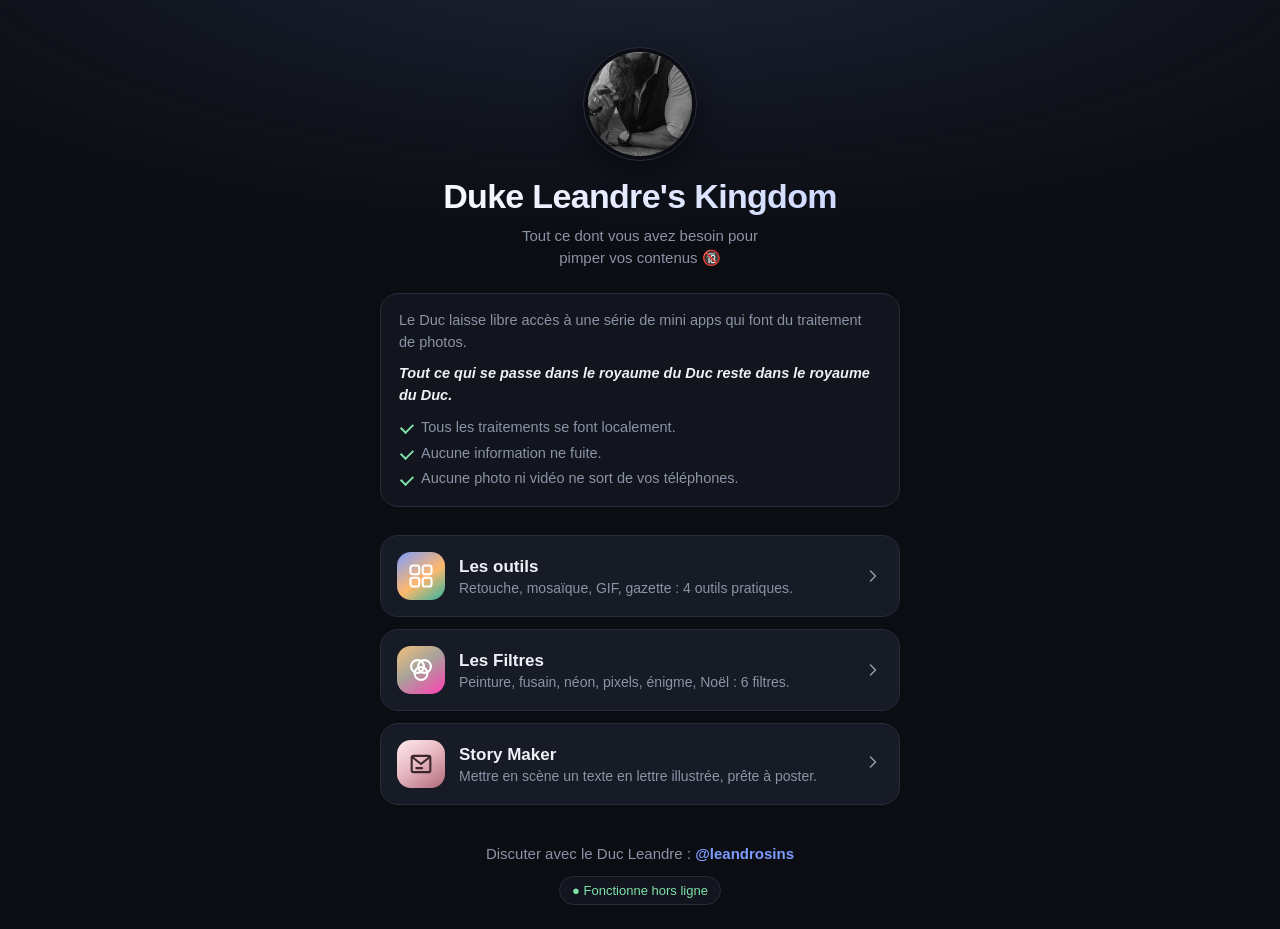
<file: index.html>
<!doctype html>
<html lang="fr">
<head>
  <meta charset="utf-8">
  <meta name="viewport" content="width=device-width, initial-scale=1, viewport-fit=cover">
  <meta name="theme-color" content="#0b0d12">
  <meta name="color-scheme" content="dark">
  <meta name="apple-mobile-web-app-capable" content="yes">
  <meta name="mobile-web-app-capable" content="yes">
  <meta name="apple-mobile-web-app-status-bar-style" content="black-translucent">
  <meta name="apple-mobile-web-app-title" content="Duke Leandre's Kingdom">
  <meta name="description" content="Des mini apps de traitement photo, 100 %% locales : rien ne sort de votre téléphone.">
  <title>Duke Leandre's Kingdom</title>
  <link rel="manifest" href="manifest.webmanifest">
  <link rel="icon" href="assets/icons/icon.svg" type="image/svg+xml">
  <link rel="apple-touch-icon" href="assets/icons/apple-touch-icon.png">
  <link rel="stylesheet" href="assets/css/home.css">
</head>
<body>
  <main class="home">
    <header class="home-header">
      <div class="logo" aria-hidden="true">
        <img src="assets/icons/leandrosins_logo.jpg" alt="" width="56" height="56">
      </div>
      <h1>Duke Leandre's Kingdom</h1>
      <p class="tagline">Tout ce dont vous avez besoin pour pimper vos contenus <span class="nowrap">🔞</span></p>
    </header>

    <section class="manifesto" aria-label="Le royaume">
      <p>Le Duc laisse libre accès à une série de mini apps qui font du traitement de photos.</p>
      <p class="manifesto-motto">Tout ce qui se passe dans le royaume du Duc reste dans le royaume du Duc.</p>
      <ul class="manifesto-list">
        <li>Tous les traitements se font localement.</li>
        <li>Aucune information ne fuite.</li>
        <li>Aucune photo ni vidéo ne sort de vos téléphones.</li>
      </ul>
    </section>

    <nav class="tools" aria-label="Outils">
      <section class="tool-group" id="tools-group">
        <button class="tool-card group-toggle" type="button" aria-expanded="false" aria-controls="tools-list">
          <span class="tool-icon tool-icon--tools" aria-hidden="true">
            <svg viewBox="0 0 24 24" width="28" height="28" fill="none" stroke="currentColor" stroke-width="1.8" stroke-linecap="round" stroke-linejoin="round"><rect x="3" y="3" width="7.5" height="7.5" rx="2"/><rect x="13.5" y="3" width="7.5" height="7.5" rx="2"/><rect x="3" y="13.5" width="7.5" height="7.5" rx="2"/><rect x="13.5" y="13.5" width="7.5" height="7.5" rx="2"/></svg>
          </span>
          <span class="tool-text">
            <span class="tool-name">Les outils</span>
            <span class="tool-desc">Retouche, mosaïque, GIF, gazette : 4 outils pratiques.</span>
          </span>
          <span class="tool-chevron group-chevron" aria-hidden="true">
            <svg viewBox="0 0 24 24" width="20" height="20" fill="none" stroke="currentColor" stroke-width="2" stroke-linecap="round" stroke-linejoin="round"><path d="M9 6l6 6-6 6"/></svg>
          </span>
        </button>
        <div class="group-panel" id="tools-list">
          <div class="group-inner">
            <a class="tool-card" href="tools/retouche/index.html">
              <span class="tool-icon tool-icon--retouche" aria-hidden="true">
                <svg viewBox="0 0 24 24" width="28" height="28" fill="none" stroke="currentColor" stroke-width="1.8" stroke-linecap="round" stroke-linejoin="round">
                  <rect x="3" y="3" width="18" height="18" rx="4"/>
                  <circle cx="9" cy="9" r="2"/>
                  <path d="M21 15l-4.5-4.5L7 20"/>
                </svg>
              </span>
              <span class="tool-text">
                <span class="tool-name">Retouche-moi plus bas</span>
                <span class="tool-desc">Facilement flouter, coller un émoji ou signer une photo.</span>
              </span>
              <span class="tool-chevron" aria-hidden="true">
                <svg viewBox="0 0 24 24" width="20" height="20" fill="none" stroke="currentColor" stroke-width="2" stroke-linecap="round" stroke-linejoin="round"><path d="M9 6l6 6-6 6"/></svg>
              </span>
            </a>

            <a class="tool-card" href="tools/mosaic/index.html">
              <span class="tool-icon tool-icon--mosaic" aria-hidden="true">
                <svg viewBox="0 0 24 24" width="28" height="28" fill="none" stroke="currentColor" stroke-width="1.8" stroke-linecap="round" stroke-linejoin="round">
                  <rect x="3" y="3" width="8" height="11" rx="2"/>
                  <rect x="13" y="3" width="8" height="7" rx="2"/>
                  <rect x="3" y="16" width="8" height="5" rx="2"/>
                  <rect x="13" y="12" width="8" height="9" rx="2"/>
                </svg>
              </span>
              <span class="tool-text">
                <span class="tool-name">Mozaïc-moi plus fort</span>
                <span class="tool-desc">Assembler 2, 4 ou 6 photos en une mosaïque, en portrait ou en paysage.</span>
              </span>
              <span class="tool-chevron" aria-hidden="true">
                <svg viewBox="0 0 24 24" width="20" height="20" fill="none" stroke="currentColor" stroke-width="2" stroke-linecap="round" stroke-linejoin="round"><path d="M9 6l6 6-6 6"/></svg>
              </span>
            </a>

            <a class="tool-card" href="tools/gif/index.html">
              <span class="tool-icon tool-icon--gif" aria-hidden="true">
                <svg viewBox="0 0 24 24" width="28" height="28" fill="none" stroke="currentColor" stroke-width="1.8" stroke-linecap="round" stroke-linejoin="round">
                  <rect x="3" y="4" width="18" height="16" rx="3"/>
                  <path d="M10.5 9.5v5l4-2.5z"/>
                </svg>
              </span>
              <span class="tool-text">
                <span class="tool-name">GIF-moi encore</span>
                <span class="tool-desc">Transformer un extrait vidéo en GIF animé, avec texte et Erotic mod.</span>
              </span>
              <span class="tool-chevron" aria-hidden="true">
                <svg viewBox="0 0 24 24" width="20" height="20" fill="none" stroke="currentColor" stroke-width="2" stroke-linecap="round" stroke-linejoin="round"><path d="M9 6l6 6-6 6"/></svg>
              </span>
            </a>
            <a class="tool-card" href="tools/gazette/index.html">
              <span class="tool-icon tool-icon--gazette" aria-hidden="true">
                <svg viewBox="0 0 24 24" width="28" height="28" fill="none" stroke="currentColor" stroke-width="1.8" stroke-linecap="round" stroke-linejoin="round">
                  <path d="M4 5h13v14H6a2 2 0 01-2-2z"/>
                  <path d="M17 8h3v9a2 2 0 01-2 2h-1"/>
                  <rect x="7" y="8" width="7" height="5"/>
                  <path d="M7 16h7"/>
                </svg>
              </span>
              <span class="tool-text">
                <span class="tool-name">Gazette-moi</span>
                <span class="tool-desc">Une page fixe et un GIF qui s’anime dedans, en noir et blanc, comme un journal magique.</span>
              </span>
              <span class="tool-chevron" aria-hidden="true">
                <svg viewBox="0 0 24 24" width="20" height="20" fill="none" stroke="currentColor" stroke-width="2" stroke-linecap="round" stroke-linejoin="round"><path d="M9 6l6 6-6 6"/></svg>
              </span>
            </a>
          </div>
        </div>
      </section>

      <section class="tool-group" id="filters">
        <button class="tool-card group-toggle" type="button" aria-expanded="false" aria-controls="filters-list">
          <span class="tool-icon tool-icon--filters" aria-hidden="true">
            <svg viewBox="0 0 24 24" width="28" height="28" fill="none" stroke="currentColor" stroke-width="1.8" stroke-linecap="round" stroke-linejoin="round"><circle cx="9" cy="9" r="5.5"/><circle cx="15" cy="9" r="5.5"/><circle cx="12" cy="15" r="5.5"/></svg>
          </span>
          <span class="tool-text">
            <span class="tool-name">Les Filtres</span>
            <span class="tool-desc">Peinture, fusain, néon, pixels, énigme, Noël : 6 filtres.</span>
          </span>
          <span class="tool-chevron group-chevron" aria-hidden="true">
            <svg viewBox="0 0 24 24" width="20" height="20" fill="none" stroke="currentColor" stroke-width="2" stroke-linecap="round" stroke-linejoin="round"><path d="M9 6l6 6-6 6"/></svg>
          </span>
        </button>
        <div class="group-panel" id="filters-list">
          <div class="group-inner">
            <a class="tool-card" href="tools/impressionne/index.html">
              <span class="tool-icon tool-icon--impressionne" aria-hidden="true">
                <svg viewBox="0 0 24 24" width="28" height="28" fill="none" stroke="currentColor" stroke-width="1.8" stroke-linecap="round" stroke-linejoin="round">
                  <path d="M20 3c-4 2-8 6-10 10l2 2c4-3 7-7 8-12z"/>
                  <path d="M9 14c-3 0-4 2-4 4 0 1-1 2-2 2 4 2 9 0 8-4"/>
                </svg>
              </span>
              <span class="tool-text">
                <span class="tool-name">Impressionne-moi le corps</span>
                <span class="tool-desc">Transformer une photo en peinture au couteau et au pinceau.</span>
              </span>
              <span class="tool-chevron" aria-hidden="true">
                <svg viewBox="0 0 24 24" width="20" height="20" fill="none" stroke="currentColor" stroke-width="2" stroke-linecap="round" stroke-linejoin="round"><path d="M9 6l6 6-6 6"/></svg>
              </span>
            </a>

            <a class="tool-card" href="tools/croque/index.html">
              <span class="tool-icon tool-icon--croque" aria-hidden="true">
                <svg viewBox="0 0 24 24" width="28" height="28" fill="none" stroke="currentColor" stroke-width="1.8" stroke-linecap="round" stroke-linejoin="round"><path d="M17.5 3l3.5 3.5L9 18.5 4.5 19.5 5.5 15z"/><path d="M14.5 6l3.5 3.5"/><path d="M11 21c3-1.5 6 .5 10-1.5"/></svg>
              </span>
              <span class="tool-text">
                <span class="tool-name">Croque-moi les fesses</span>
                <span class="tool-desc">Transformer une photo en croquis au fusain.</span>
              </span>
              <span class="tool-chevron" aria-hidden="true">
                <svg viewBox="0 0 24 24" width="20" height="20" fill="none" stroke="currentColor" stroke-width="2" stroke-linecap="round" stroke-linejoin="round"><path d="M9 6l6 6-6 6"/></svg>
              </span>
            </a>

            <a class="tool-card" href="tools/neon/index.html">
              <span class="tool-icon tool-icon--neon" aria-hidden="true">
                <svg viewBox="0 0 24 24" width="28" height="28" fill="none" stroke="currentColor" stroke-width="1.8" stroke-linecap="round" stroke-linejoin="round"><path d="M13 2L4.5 13.5H11L10 22l8.5-11.5H12z"/></svg>
              </span>
              <span class="tool-text">
                <span class="tool-name">Neonise-moi les seins</span>
                <span class="tool-desc">Transformer une photo en peinture néon expressionniste.</span>
              </span>
              <span class="tool-chevron" aria-hidden="true">
                <svg viewBox="0 0 24 24" width="20" height="20" fill="none" stroke="currentColor" stroke-width="2" stroke-linecap="round" stroke-linejoin="round"><path d="M9 6l6 6-6 6"/></svg>
              </span>
            </a>

            <a class="tool-card" href="tools/pixel/index.html">
              <span class="tool-icon tool-icon--pixel" aria-hidden="true">
                <svg viewBox="0 0 24 24" width="28" height="28" fill="none" stroke="currentColor" stroke-width="1.8" stroke-linecap="round" stroke-linejoin="round"><rect x="3" y="3" width="6" height="6" fill="currentColor" stroke="none"/><rect x="9" y="9" width="6" height="6" fill="currentColor" stroke="none"/><rect x="15" y="3" width="6" height="6" fill="currentColor" stroke="none"/><rect x="3" y="15" width="6" height="6" fill="currentColor" stroke="none"/><rect x="15" y="15" width="6" height="6" fill="currentColor" stroke="none"/></svg>
              </span>
              <span class="tool-text">
                <span class="tool-name">Pixelle-moi le cul</span>
                <span class="tool-desc">Pixeliser une photo, du léger grain aux gros blocs.</span>
              </span>
              <span class="tool-chevron" aria-hidden="true">
                <svg viewBox="0 0 24 24" width="20" height="20" fill="none" stroke="currentColor" stroke-width="2" stroke-linecap="round" stroke-linejoin="round"><path d="M9 6l6 6-6 6"/></svg>
              </span>
            </a>

            <a class="tool-card" href="tools/secret/index.html">
              <span class="tool-icon tool-icon--secret" aria-hidden="true">
                <svg viewBox="0 0 24 24" width="28" height="28" fill="none" stroke="currentColor" stroke-width="1.8" stroke-linecap="round" stroke-linejoin="round"><path d="M12 12a1 1 0 0 1 1 1 2 2 0 0 1-2 2 3 3 0 0 1-3-3 4 4 0 0 1 4-4 5 5 0 0 1 5 5 6 6 0 0 1-6 6 7 7 0 0 1-7-7"/></svg>
              </span>
              <span class="tool-text">
                <span class="tool-name">Enigme-moi sur le visage</span>
                <span class="tool-desc">Brouiller une photo avec un code secret, et la retrouver.</span>
              </span>
              <span class="tool-chevron" aria-hidden="true">
                <svg viewBox="0 0 24 24" width="20" height="20" fill="none" stroke="currentColor" stroke-width="2" stroke-linecap="round" stroke-linejoin="round"><path d="M9 6l6 6-6 6"/></svg>
              </span>
            </a>

            <a class="tool-card" href="tools/noel/index.html">
              <span class="tool-icon tool-icon--noel" aria-hidden="true">
                <svg viewBox="0 0 24 24" width="28" height="28" fill="none" stroke="currentColor" stroke-width="1.8" stroke-linecap="round" stroke-linejoin="round"><rect x="4" y="10" width="16" height="10" rx="1.5"/><path d="M3 7h18v3H3zM12 7v13"/><path d="M12 7c-2-4-6-4-6-1.5S9.5 7 12 7c2.5 0 6 1 6-1.5S14 3 12 7z"/></svg>
              </span>
              <span class="tool-text">
                <span class="tool-name">Déballe-moi sous le sapin</span>
                <span class="tool-desc">Cadres de Noël et accessoires : bonnet, barbe, gui, nœud…</span>
              </span>
              <span class="tool-chevron" aria-hidden="true">
                <svg viewBox="0 0 24 24" width="20" height="20" fill="none" stroke="currentColor" stroke-width="2" stroke-linecap="round" stroke-linejoin="round"><path d="M9 6l6 6-6 6"/></svg>
              </span>
            </a>
          </div>
        </div>
      </section>

      <a class="tool-card" href="tools/story/index.html">
        <span class="tool-icon tool-icon--story" aria-hidden="true">
          <svg viewBox="0 0 24 24" width="28" height="28" fill="none" stroke="currentColor" stroke-width="1.8" stroke-linecap="round" stroke-linejoin="round"><path d="M4 6.5A1.5 1.5 0 015.5 5h13A1.5 1.5 0 0120 6.5v11a1.5 1.5 0 01-1.5 1.5h-13A1.5 1.5 0 014 17.5z"/><path d="M4.5 6l7.5 6 7.5-6"/><path d="M8 15.5h5"/></svg>
        </span>
        <span class="tool-text">
          <span class="tool-name">Story Maker</span>
          <span class="tool-desc">Mettre en scène un texte en lettre illustrée, prête à poster.</span>
        </span>
        <span class="tool-chevron" aria-hidden="true">
          <svg viewBox="0 0 24 24" width="20" height="20" fill="none" stroke="currentColor" stroke-width="2" stroke-linecap="round" stroke-linejoin="round"><path d="M9 6l6 6-6 6"/></svg>
        </span>
      </a>
    </nav>

    <footer class="home-footer">
      <p class="contact">Discuter avec le Duc Leandre : <a href="https://x.com/LeandroSins/">@leandrosins</a></p>
      <span class="offline-badge" id="offline-badge">● Fonctionne hors ligne</span>
    </footer>
  </main>
  <script src="assets/js/home.js"></script>
  <script src="assets/js/register-sw.js"></script>
</body>
</html>
</file>
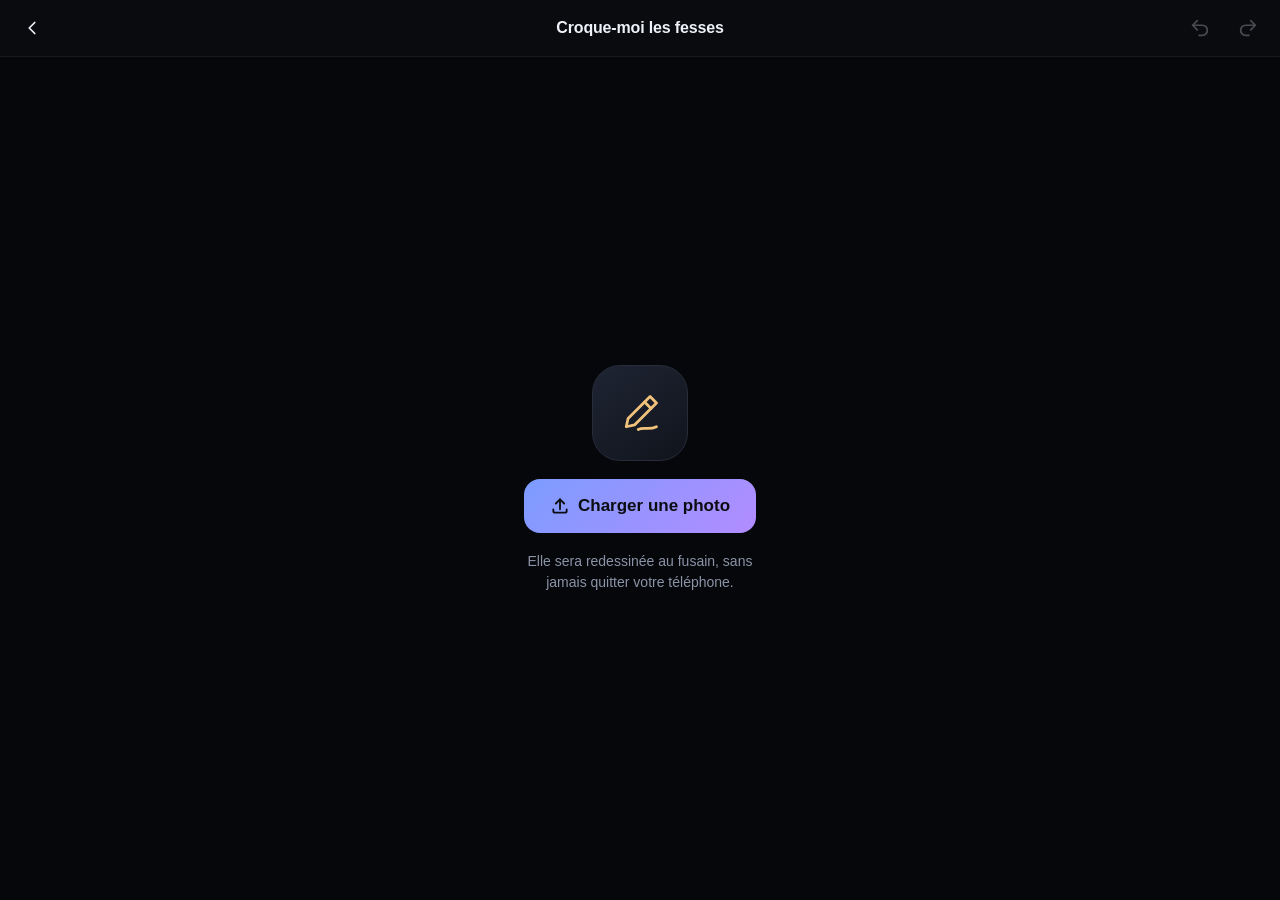
<file: tools/croque/index.html>
<!doctype html>
<html lang="fr">
<head>
  <meta charset="utf-8">
  <meta name="viewport" content="width=device-width, initial-scale=1, maximum-scale=1, user-scalable=no, viewport-fit=cover">
  <meta name="theme-color" content="#0b0d12">
  <meta name="color-scheme" content="dark">
  <meta name="apple-mobile-web-app-capable" content="yes">
  <meta name="mobile-web-app-capable" content="yes">
  <meta name="apple-mobile-web-app-status-bar-style" content="black-translucent">
  <meta name="apple-mobile-web-app-title" content="Croque-moi les fesses">
  <meta name="format-detection" content="telephone=no">
  <title>Croque-moi les fesses</title>
  <link rel="manifest" href="../../manifest.webmanifest">
  <link rel="icon" href="../../assets/icons/icon.svg" type="image/svg+xml">
  <link rel="apple-touch-icon" href="../../assets/icons/apple-touch-icon.png">
  <link rel="stylesheet" href="croque.css">
</head>
<body>
  <div class="app">
    <!-- Barre du haut -->
    <header class="topbar" id="topbar">
      <div class="topbar-left">
        <a class="icon-btn" href="../../index.html" aria-label="Retour à l'accueil">
          <svg viewBox="0 0 24 24"><path d="M15 6l-6 6 6 6"/></svg>
        </a>
        <label class="icon-btn" for="file-input" id="btn-new" aria-label="Choisir une autre photo" hidden>
          <svg viewBox="0 0 24 24"><rect x="3" y="5" width="18" height="15" rx="3"/><circle cx="9" cy="11" r="2"/><path d="M21 16l-4-4-7 8"/></svg>
        </label>
      </div>
      <h1 class="title"><span class="nowrap">Croque-moi</span> les fesses</h1>
      <div class="topbar-right history" aria-label="Historique">
        <button class="icon-btn" id="btn-undo" type="button" aria-label="Précédent" disabled>
          <svg viewBox="0 0 24 24"><path d="M9 14L4 9l5-5"/><path d="M4 9h10.5a5.5 5.5 0 010 11H11"/></svg>
        </button>
        <button class="icon-btn" id="btn-redo" type="button" aria-label="Suivant" disabled>
          <svg viewBox="0 0 24 24"><path d="M15 14l5-5-5-5"/><path d="M20 9H9.5a5.5 5.5 0 000 11H13"/></svg>
        </button>
      </div>
    </header>

    <!-- Croquis -->
    <main class="stage" id="stage">
      <div class="empty" id="empty">
        <div class="empty-art" aria-hidden="true">
          <svg viewBox="0 0 24 24"><path d="M17.5 3l3.5 3.5L9 18.5 4.5 19.5 5.5 15z"/><path d="M14.5 6l3.5 3.5"/><path d="M11 21c3-1.5 6 .5 10-1.5"/></svg>
        </div>
        <label class="btn btn-primary btn-big" for="file-input">
          <svg viewBox="0 0 24 24"><path d="M12 16V4"/><path d="M7 9l5-5 5 5"/><path d="M4 16v2a2 2 0 002 2h12a2 2 0 002-2v-2"/></svg>
          Charger une photo
        </label>
        <p class="empty-hint">Elle sera redessinée au fusain, sans jamais quitter votre téléphone.</p>
      </div>

      <div class="canvas-wrap" id="canvas-wrap" hidden>
        <canvas id="drawing"></canvas>
        <canvas id="original"></canvas>
        <div class="points" id="points"></div>
      </div>

      <div class="status" id="status" role="status" aria-live="polite" hidden>
        <span id="status-text"></span>
        <span class="progress"><span class="progress-bar" id="progress-bar"></span></span>
      </div>
      <button class="zoom-reset" id="btn-zoom-reset" type="button" hidden>Voir tout</button>
      <div class="toast" id="toast" role="status" aria-live="polite"></div>
    </main>

    <!-- Barres du bas -->
    <div class="bottom-bars" id="bottom-bars" hidden>
      <div class="controls">
        <p class="hint" id="hint">Touchez ce qui doit rester fin (visage, mains…)</p>
        <label class="slider">
          <span class="end">Estompé</span>
          <input type="range" id="technique" min="0" max="100" step="5" value="50" aria-label="Geste : de l'estompe aux hachures">
          <span class="end">Hachuré</span>
        </label>
      </div>
      <nav class="toolbar" aria-label="Actions">
        <button type="button" class="tool" id="btn-original" aria-label="Maintenir pour voir l'original">
          <svg viewBox="0 0 24 24"><path d="M2 12s3.5-7 10-7 10 7 10 7-3.5 7-10 7S2 12 2 12z"/><circle cx="12" cy="12" r="3"/></svg>
          <span>Original</span>
        </button>
        <button type="button" class="tool" id="btn-variant">
          <svg viewBox="0 0 24 24"><path d="M20 7a8 8 0 00-14-1L4 8"/><path d="M4 4v4h4"/><path d="M4 17a8 8 0 0014 1l2-2"/><path d="M20 20v-4h-4"/></svg>
          <span>Autre version</span>
        </button>
        <button type="button" class="tool" id="btn-clear" disabled>
          <svg viewBox="0 0 24 24"><circle cx="12" cy="12" r="8" stroke-dasharray="3 3"/><path d="M9 9l6 6M15 9l-6 6"/></svg>
          <span>Effacer points</span>
        </button>
        <button type="button" class="tool tool--save" id="btn-save" disabled>
          <svg viewBox="0 0 24 24"><path d="M12 4v11"/><path d="M7 10l5 5 5-5"/><path d="M5 19h14"/></svg>
          <span>Exporter</span>
        </button>
      </nav>
    </div>
  </div>

  <!-- Feuille d'export -->
  <div class="sheet-backdrop" id="save-sheet" hidden>
    <div class="sheet" role="dialog" aria-modal="true" aria-labelledby="save-title">
      <div class="sheet-grabber" aria-hidden="true"></div>
      <h2 id="save-title">Votre croquis est prêt</h2>
      <div class="sheet-preview"><img id="save-preview" alt="Aperçu du croquis"></div>
      <p class="sheet-hint" id="save-hint"></p>
      <div class="sheet-actions">
        <button type="button" class="btn btn-primary btn-big" id="btn-share">
          <svg viewBox="0 0 24 24"><path d="M12 15V3"/><path d="M7.5 7.5L12 3l4.5 4.5"/><path d="M6 11H5a1 1 0 00-1 1v8a1 1 0 001 1h14a1 1 0 001-1v-8a1 1 0 00-1-1h-1"/></svg>
          Enregistrer dans Photos
        </button>
        <a class="btn btn-ghost btn-big" id="btn-download" download>Télécharger le fichier</a>
        <button type="button" class="btn btn-ghost" id="btn-close-sheet">Continuer</button>
      </div>
    </div>
  </div>

  <input type="file" id="file-input" accept="image/*" hidden>
  <script src="croque.js"></script>
  <script src="../../assets/js/register-sw.js"></script>
</body>
</html>
</file>
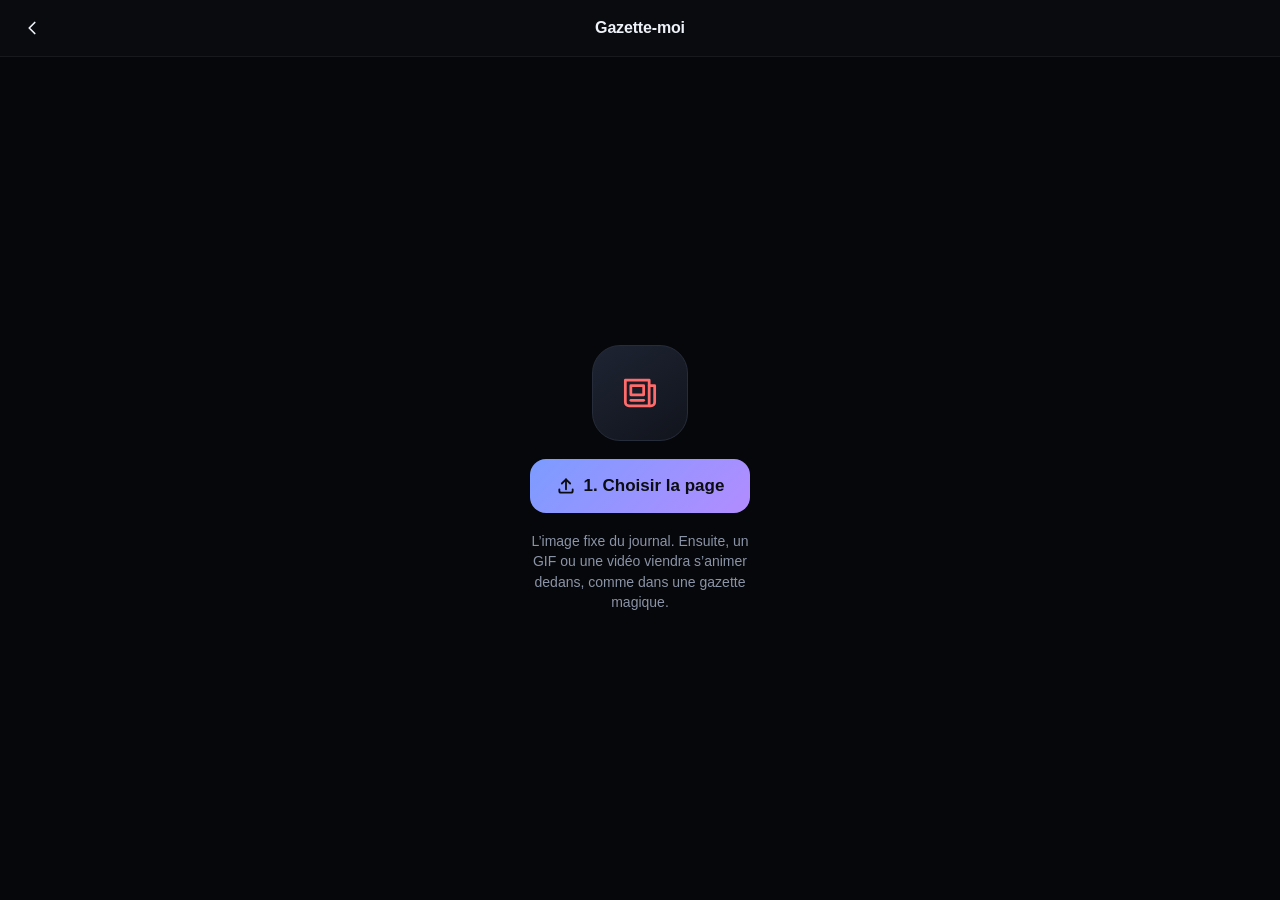
<file: tools/gazette/index.html>
<!doctype html>
<html lang="fr">
<head>
  <meta charset="utf-8">
  <meta name="viewport" content="width=device-width, initial-scale=1, maximum-scale=1, user-scalable=no, viewport-fit=cover">
  <meta name="theme-color" content="#0b0d12">
  <meta name="color-scheme" content="dark">
  <meta name="apple-mobile-web-app-capable" content="yes">
  <meta name="mobile-web-app-capable" content="yes">
  <meta name="apple-mobile-web-app-status-bar-style" content="black-translucent">
  <meta name="apple-mobile-web-app-title" content="Gazette-moi">
  <meta name="format-detection" content="telephone=no">
  <title>Gazette-moi</title>
  <link rel="manifest" href="../../manifest.webmanifest">
  <link rel="icon" href="../../assets/icons/icon.svg" type="image/svg+xml">
  <link rel="apple-touch-icon" href="../../assets/icons/apple-touch-icon.png">
  <link rel="stylesheet" href="gazette.css">
</head>
<body>
  <div class="app">
    <header class="topbar" id="topbar">
      <div class="topbar-left">
        <a class="icon-btn" href="../../index.html" aria-label="Retour à l'accueil">
          <svg viewBox="0 0 24 24"><path d="M15 6l-6 6 6 6"/></svg>
        </a>
      </div>
      <h1 class="title">Gazette-moi</h1>
      <div class="topbar-right"></div>
    </header>

    <main class="stage" id="stage">
      <div class="empty" id="empty">
        <div class="empty-art" aria-hidden="true">
          <svg viewBox="0 0 24 24"><path d="M4 5h13v14H6a2 2 0 01-2-2z"/><path d="M17 8h3v9a2 2 0 01-2 2h-1"/><rect x="7" y="8" width="7" height="5"/><path d="M7 16h7"/></svg>
        </div>
        <label class="btn btn-primary btn-big" for="page-input">
          <svg viewBox="0 0 24 24"><path d="M12 16V4"/><path d="M7 9l5-5 5 5"/><path d="M4 16v2a2 2 0 002 2h12a2 2 0 002-2v-2"/></svg>
          1. Choisir la page
        </label>
        <p class="empty-hint">L’image fixe du journal. Ensuite, un GIF ou une vidéo viendra s’animer dedans, comme dans une gazette magique.</p>
      </div>

      <canvas id="scene" hidden></canvas>

      <div class="status" id="status" role="status" aria-live="polite" hidden>
        <span id="status-text"></span>
        <span class="progress"><span class="progress-bar" id="progress-bar"></span></span>
      </div>
      <div class="toast" id="toast" role="status" aria-live="polite"></div>
    </main>

    <div class="bottom-bars" id="bottom-bars" hidden>
      <div class="controls">
        <label class="btn btn-primary step-btn" for="anim-input" id="anim-step">
          <svg viewBox="0 0 24 24"><rect x="3" y="5" width="18" height="14" rx="2"/><path d="M10 9.5v5l4.5-2.5z"/></svg>
          2. Choisir le GIF ou la vidéo
        </label>
        <div id="anim-controls" hidden>
          <div class="modes modes--3" role="group" aria-label="Effet">
            <button type="button" class="mode is-active" data-effect="gris" aria-pressed="true">Gris</button>
            <button type="button" class="mode" data-effect="sepia" aria-pressed="false">Sépia</button>
            <button type="button" class="mode" data-effect="couleur" aria-pressed="false">Couleur</button>
          </div>
          <p class="hint">Glissez la photo pour la placer · coin pour la taille · 2 doigts pour agrandir</p>
        </div>
      </div>
      <nav class="toolbar toolbar--3" aria-label="Actions">
        <label class="tool" for="page-input">
          <svg viewBox="0 0 24 24"><path d="M4 5h13v14H6a2 2 0 01-2-2z"/><path d="M17 8h3v9a2 2 0 01-2 2h-1"/><path d="M7 9h7M7 12h7M7 15h4"/></svg>
          <span>Page</span>
        </label>
        <label class="tool" for="anim-input" id="btn-anim">
          <svg viewBox="0 0 24 24"><rect x="3" y="5" width="18" height="14" rx="2"/><path d="M10 9.5v5l4.5-2.5z"/></svg>
          <span>Animation</span>
        </label>
        <button type="button" class="tool tool--save" id="btn-save" disabled>
          <svg viewBox="0 0 24 24"><path d="M12 4v11"/><path d="M7 10l5 5 5-5"/><path d="M5 19h14"/></svg>
          <span>Créer le GIF</span>
        </button>
      </nav>
    </div>
  </div>

  <!-- Feuille d'export -->
  <div class="sheet-backdrop" id="save-sheet" hidden>
    <div class="sheet" role="dialog" aria-modal="true" aria-labelledby="save-title">
      <div class="sheet-grabber" aria-hidden="true"></div>
      <h2 id="save-title">Votre gazette est prête</h2>
      <div class="sheet-preview"><img id="save-preview" alt="Aperçu du GIF"></div>
      <p class="sheet-hint" id="save-hint"></p>
      <div class="sheet-actions">
        <button type="button" class="btn btn-primary btn-big" id="btn-share">
          <svg viewBox="0 0 24 24"><path d="M12 15V3"/><path d="M7.5 7.5L12 3l4.5 4.5"/><path d="M6 11H5a1 1 0 00-1 1v8a1 1 0 001 1h14a1 1 0 001-1v-8a1 1 0 00-1-1h-1"/></svg>
          Enregistrer dans Photos
        </button>
        <a class="btn btn-ghost btn-big" id="btn-download" download>Télécharger le fichier</a>
        <button type="button" class="btn btn-ghost" id="btn-close-sheet">Continuer</button>
      </div>
    </div>
  </div>

  <input type="file" id="page-input" accept="image/*" hidden>
  <input type="file" id="anim-input" accept="image/gif,video/*" hidden>
  <video id="video" muted playsinline preload="auto" hidden></video>
  <script src="gif-decode.js"></script>
  <script src="gazette.js"></script>
  <script src="../../assets/js/register-sw.js"></script>
</body>
</html>
</file>
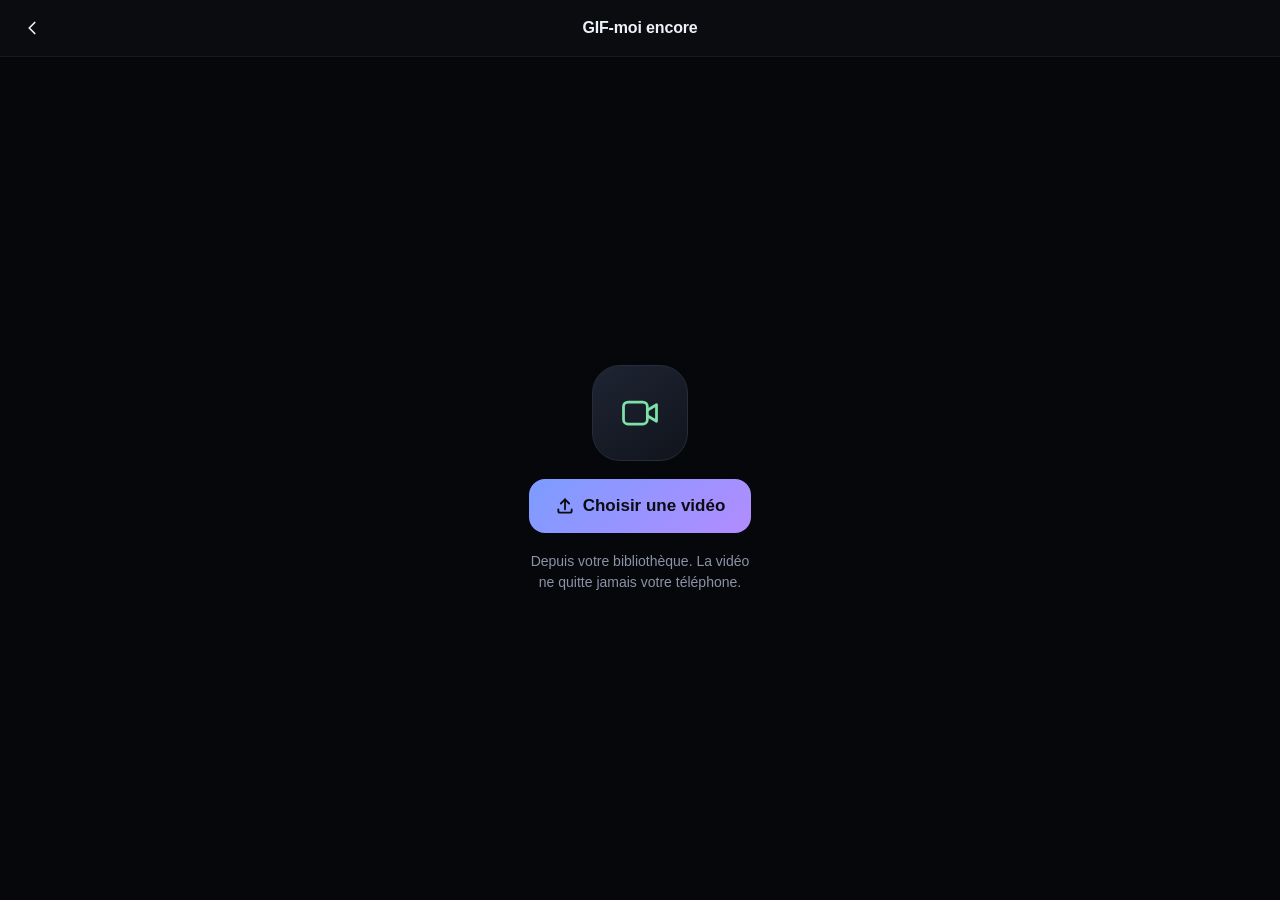
<file: tools/gif/index.html>
<!doctype html>
<html lang="fr">
<head>
  <meta charset="utf-8">
  <meta name="viewport" content="width=device-width, initial-scale=1, maximum-scale=1, user-scalable=no, viewport-fit=cover">
  <meta name="theme-color" content="#0b0d12">
  <meta name="color-scheme" content="dark">
  <meta name="apple-mobile-web-app-capable" content="yes">
  <meta name="mobile-web-app-capable" content="yes">
  <meta name="apple-mobile-web-app-status-bar-style" content="black-translucent">
  <meta name="apple-mobile-web-app-title" content="GIF-moi encore">
  <meta name="format-detection" content="telephone=no">
  <title>GIF-moi encore</title>
  <link rel="manifest" href="../../manifest.webmanifest">
  <link rel="icon" href="../../assets/icons/icon.svg" type="image/svg+xml">
  <link rel="apple-touch-icon" href="../../assets/icons/apple-touch-icon.png">
  <link rel="stylesheet" href="gif.css">
</head>
<body>
  <div class="app" id="app">
    <!-- Barre du haut -->
    <header class="topbar" id="topbar">
      <div class="topbar-left">
        <a class="icon-btn" href="../../index.html" aria-label="Retour à l'accueil">
          <svg viewBox="0 0 24 24"><path d="M15 6l-6 6 6 6"/></svg>
        </a>
      </div>
      <h1 class="title"><span class="nowrap">GIF-moi</span> encore</h1>
      <div class="topbar-right">
        <label class="icon-btn" for="file-input" id="btn-new" aria-label="Choisir une autre vidéo" hidden>
          <svg viewBox="0 0 24 24"><rect x="3" y="6" width="13" height="12" rx="2.5"/><path d="M16 10.5l5-3v9l-5-3"/></svg>
        </label>
      </div>
    </header>

    <!-- Vidéo -->
    <main class="stage" id="stage">
      <div class="empty" id="empty">
        <div class="empty-art" aria-hidden="true">
          <svg viewBox="0 0 24 24"><rect x="3" y="6" width="13" height="12" rx="2.5"/><path d="M16 10.5l5-3v9l-5-3"/></svg>
        </div>
        <label class="btn btn-primary btn-big" for="file-input">
          <svg viewBox="0 0 24 24"><path d="M12 16V4"/><path d="M7 9l5-5 5 5"/><path d="M4 16v2a2 2 0 002 2h12a2 2 0 002-2v-2"/></svg>
          Choisir une vidéo
        </label>
        <p class="empty-hint">Depuis votre bibliothèque. La vidéo ne quitte jamais votre téléphone.</p>
      </div>

      <div class="player" id="player" hidden>
        <video id="video" playsinline muted preload="auto" disablepictureinpicture></video>
        <canvas id="overlay"></canvas>
        <div class="badge-erotic" id="badge-erotic" hidden>Erotic mod · ralenti ×3</div>
      </div>
      <div class="toast" id="toast" role="status" aria-live="polite"></div>
    </main>

    <!-- Barres du bas -->
    <div class="bottom-bars" id="bottom-bars" hidden>
      <!-- Texte -->
      <section class="panel" id="text-panel" hidden>
        <div class="panel-row">
          <input class="text-input" id="text-input" type="text" maxlength="60" placeholder="Votre texte" autocomplete="off" enterkeyhint="done" spellcheck="false">
          <button type="button" class="btn btn-ghost btn-icon-only" id="text-clear" aria-label="Effacer le texte">
            <svg viewBox="0 0 24 24"><path d="M6 6l12 12M18 6L6 18"/></svg>
          </button>
        </div>
        <div class="chips" id="text-fonts" role="radiogroup" aria-label="Police"></div>
        <div class="panel-row panel-row--wrap">
          <div class="swatches" id="text-colors" role="radiogroup" aria-label="Couleur"></div>
          <div class="segmented segmented--small" id="text-styles" role="radiogroup" aria-label="Style"></div>
        </div>
        <label class="slider">
          <span class="slider-label">Taille</span>
          <input type="range" id="text-size" min="3" max="30" step="0.5" value="9">
        </label>
        <p class="hint">Glissez sur la vidéo pour placer le texte, pincez pour le redimensionner.</p>
      </section>

      <!-- Découpe -->
      <section class="trim" id="trim">
        <div class="trim-labels">
          <span id="trim-range">0:00,0 → 0:00,0</span>
          <span class="trim-out" id="trim-out">GIF de 0,0 s</span>
        </div>
        <div class="track" id="track">
          <div class="track-bg"></div>
          <div class="track-sel" id="track-sel">
            <span class="handle handle--start" id="handle-start" aria-label="Début"></span>
            <span class="handle handle--end" id="handle-end" aria-label="Fin"></span>
          </div>
          <div class="playhead" id="playhead"></div>
        </div>
      </section>

      <nav class="toolbar" id="toolbar" aria-label="Actions">
        <button type="button" class="tool" id="btn-text" aria-pressed="false">
          <svg viewBox="0 0 24 24"><path d="M5 6V4h14v2"/><path d="M12 4v16"/><path d="M9 20h6"/></svg>
          <span>Texte</span>
        </button>
        <button type="button" class="tool tool--erotic" id="btn-erotic" aria-pressed="false">
          <svg viewBox="0 0 24 24"><path d="M12 20s-7-4.4-7-10a4 4 0 017-2.6A4 4 0 0119 10c0 5.6-7 10-7 10z"/></svg>
          <span>Erotic mod</span>
        </button>
        <button type="button" class="tool tool--save" id="btn-make">
          <svg viewBox="0 0 24 24"><rect x="3" y="4" width="18" height="16" rx="3"/><path d="M10.5 9.5v5l4-2.5z"/></svg>
          <span>Créer le GIF</span>
        </button>
      </nav>
    </div>
  </div>

  <!-- Progression -->
  <div class="busy" id="busy" hidden>
    <div class="busy-card" role="status" aria-live="polite">
      <p class="busy-title" id="busy-title">Création du GIF…</p>
      <div class="progress"><div class="progress-bar" id="progress-bar"></div></div>
      <p class="busy-step" id="busy-step"></p>
      <button type="button" class="btn btn-ghost" id="btn-cancel">Annuler</button>
    </div>
  </div>

  <!-- Résultat -->
  <div class="sheet-backdrop" id="save-sheet" hidden>
    <div class="sheet" role="dialog" aria-modal="true" aria-labelledby="save-title">
      <div class="sheet-grabber" aria-hidden="true"></div>
      <h2 id="save-title">Votre GIF est prêt</h2>
      <div class="sheet-preview"><img id="save-preview" alt="Aperçu du GIF"></div>
      <p class="sheet-info" id="save-info"></p>
      <p class="sheet-hint" id="save-hint"></p>
      <div class="sheet-actions">
        <button type="button" class="btn btn-primary btn-big" id="btn-share">
          <svg viewBox="0 0 24 24"><path d="M12 15V3"/><path d="M7.5 7.5L12 3l4.5 4.5"/><path d="M6 11H5a1 1 0 00-1 1v8a1 1 0 001 1h14a1 1 0 001-1v-8a1 1 0 00-1-1h-1"/></svg>
          Enregistrer dans Photos
        </button>
        <a class="btn btn-ghost btn-big" id="btn-download" download>Télécharger le fichier</a>
        <button type="button" class="btn btn-ghost" id="btn-close-sheet">Continuer</button>
      </div>
    </div>
  </div>

  <input type="file" id="file-input" accept="video/*" hidden>
  <script src="gif.js"></script>
  <script src="../../assets/js/register-sw.js"></script>
</body>
</html>
</file>
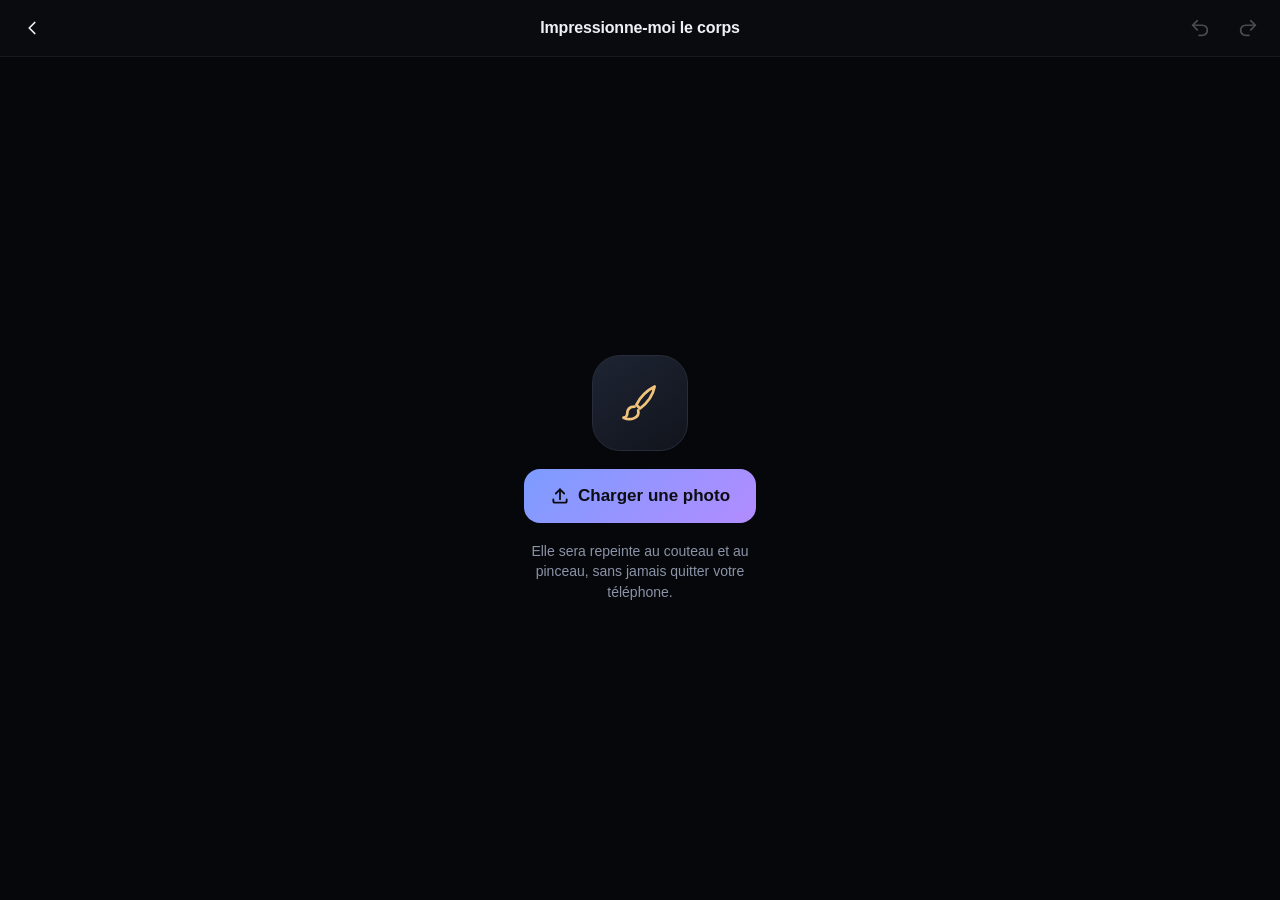
<file: tools/impressionne/index.html>
<!doctype html>
<html lang="fr">
<head>
  <meta charset="utf-8">
  <meta name="viewport" content="width=device-width, initial-scale=1, maximum-scale=1, user-scalable=no, viewport-fit=cover">
  <meta name="theme-color" content="#0b0d12">
  <meta name="color-scheme" content="dark">
  <meta name="apple-mobile-web-app-capable" content="yes">
  <meta name="mobile-web-app-capable" content="yes">
  <meta name="apple-mobile-web-app-status-bar-style" content="black-translucent">
  <meta name="apple-mobile-web-app-title" content="Impressionne-moi le corps">
  <meta name="format-detection" content="telephone=no">
  <title>Impressionne-moi le corps</title>
  <link rel="manifest" href="../../manifest.webmanifest">
  <link rel="icon" href="../../assets/icons/icon.svg" type="image/svg+xml">
  <link rel="apple-touch-icon" href="../../assets/icons/apple-touch-icon.png">
  <link rel="stylesheet" href="impressionne.css">
</head>
<body>
  <div class="app">
    <!-- Barre du haut -->
    <header class="topbar" id="topbar">
      <div class="topbar-left">
        <a class="icon-btn" href="../../index.html" aria-label="Retour à l'accueil">
          <svg viewBox="0 0 24 24"><path d="M15 6l-6 6 6 6"/></svg>
        </a>
        <label class="icon-btn" for="file-input" id="btn-new" aria-label="Choisir une autre photo" hidden>
          <svg viewBox="0 0 24 24"><rect x="3" y="5" width="18" height="15" rx="3"/><circle cx="9" cy="11" r="2"/><path d="M21 16l-4-4-7 8"/></svg>
        </label>
      </div>
      <h1 class="title"><span class="nowrap">Impressionne-moi</span> le corps</h1>
      <div class="topbar-right history" aria-label="Historique">
        <button class="icon-btn" id="btn-undo" type="button" aria-label="Précédent" disabled>
          <svg viewBox="0 0 24 24"><path d="M9 14L4 9l5-5"/><path d="M4 9h10.5a5.5 5.5 0 010 11H11"/></svg>
        </button>
        <button class="icon-btn" id="btn-redo" type="button" aria-label="Suivant" disabled>
          <svg viewBox="0 0 24 24"><path d="M15 14l5-5-5-5"/><path d="M20 9H9.5a5.5 5.5 0 000 11H13"/></svg>
        </button>
      </div>
    </header>

    <!-- Tableau -->
    <main class="stage" id="stage">
      <div class="empty" id="empty">
        <div class="empty-art" aria-hidden="true">
          <svg viewBox="0 0 24 24"><path d="M20 3c-4 2-8 6-10 10l2 2c4-3 7-7 8-12z"/><path d="M9 14c-3 0-4 2-4 4 0 1-1 2-2 2 4 2 9 0 8-4"/></svg>
        </div>
        <label class="btn btn-primary btn-big" for="file-input">
          <svg viewBox="0 0 24 24"><path d="M12 16V4"/><path d="M7 9l5-5 5 5"/><path d="M4 16v2a2 2 0 002 2h12a2 2 0 002-2v-2"/></svg>
          Charger une photo
        </label>
        <p class="empty-hint">Elle sera repeinte au couteau et au pinceau, sans jamais quitter votre téléphone.</p>
      </div>

      <div class="canvas-wrap" id="canvas-wrap" hidden>
        <canvas id="painting"></canvas>
        <canvas id="original"></canvas>
        <div class="points" id="points"></div>
      </div>

      <div class="status" id="status" role="status" aria-live="polite" hidden>
        <span id="status-text"></span>
        <span class="progress"><span class="progress-bar" id="progress-bar"></span></span>
      </div>
      <button class="zoom-reset" id="btn-zoom-reset" type="button" hidden>Voir tout</button>
      <div class="toast" id="toast" role="status" aria-live="polite"></div>
    </main>

    <!-- Barres du bas -->
    <div class="bottom-bars" id="bottom-bars" hidden>
      <div class="controls">
        <p class="hint" id="hint">Touchez ce qui doit rester fin (visage, mains…)</p>
        <label class="slider">
          <span class="end">Fidèle</span>
          <input type="range" id="abstraction" min="0" max="100" step="5" value="45" aria-label="Niveau d'abstraction">
          <span class="end">Abstrait</span>
        </label>
      </div>
      <nav class="toolbar" aria-label="Actions">
        <button type="button" class="tool" id="btn-original" aria-label="Maintenir pour voir l'original">
          <svg viewBox="0 0 24 24"><path d="M2 12s3.5-7 10-7 10 7 10 7-3.5 7-10 7S2 12 2 12z"/><circle cx="12" cy="12" r="3"/></svg>
          <span>Original</span>
        </button>
        <button type="button" class="tool" id="btn-variant">
          <svg viewBox="0 0 24 24"><path d="M20 7a8 8 0 00-14-1L4 8"/><path d="M4 4v4h4"/><path d="M4 17a8 8 0 0014 1l2-2"/><path d="M20 20v-4h-4"/></svg>
          <span>Autre version</span>
        </button>
        <button type="button" class="tool" id="btn-clear" disabled>
          <svg viewBox="0 0 24 24"><circle cx="12" cy="12" r="8" stroke-dasharray="3 3"/><path d="M9 9l6 6M15 9l-6 6"/></svg>
          <span>Effacer points</span>
        </button>
        <button type="button" class="tool tool--save" id="btn-save" disabled>
          <svg viewBox="0 0 24 24"><path d="M12 4v11"/><path d="M7 10l5 5 5-5"/><path d="M5 19h14"/></svg>
          <span>Exporter</span>
        </button>
      </nav>
    </div>
  </div>

  <!-- Feuille d'export -->
  <div class="sheet-backdrop" id="save-sheet" hidden>
    <div class="sheet" role="dialog" aria-modal="true" aria-labelledby="save-title">
      <div class="sheet-grabber" aria-hidden="true"></div>
      <h2 id="save-title">Votre tableau est prêt</h2>
      <div class="sheet-preview"><img id="save-preview" alt="Aperçu du tableau"></div>
      <p class="sheet-hint" id="save-hint"></p>
      <div class="sheet-actions">
        <button type="button" class="btn btn-primary btn-big" id="btn-share">
          <svg viewBox="0 0 24 24"><path d="M12 15V3"/><path d="M7.5 7.5L12 3l4.5 4.5"/><path d="M6 11H5a1 1 0 00-1 1v8a1 1 0 001 1h14a1 1 0 001-1v-8a1 1 0 00-1-1h-1"/></svg>
          Enregistrer dans Photos
        </button>
        <a class="btn btn-ghost btn-big" id="btn-download" download>Télécharger le fichier</a>
        <button type="button" class="btn btn-ghost" id="btn-close-sheet">Continuer</button>
      </div>
    </div>
  </div>

  <input type="file" id="file-input" accept="image/*" hidden>
  <script src="impressionne.js"></script>
  <script src="../../assets/js/register-sw.js"></script>
</body>
</html>
</file>
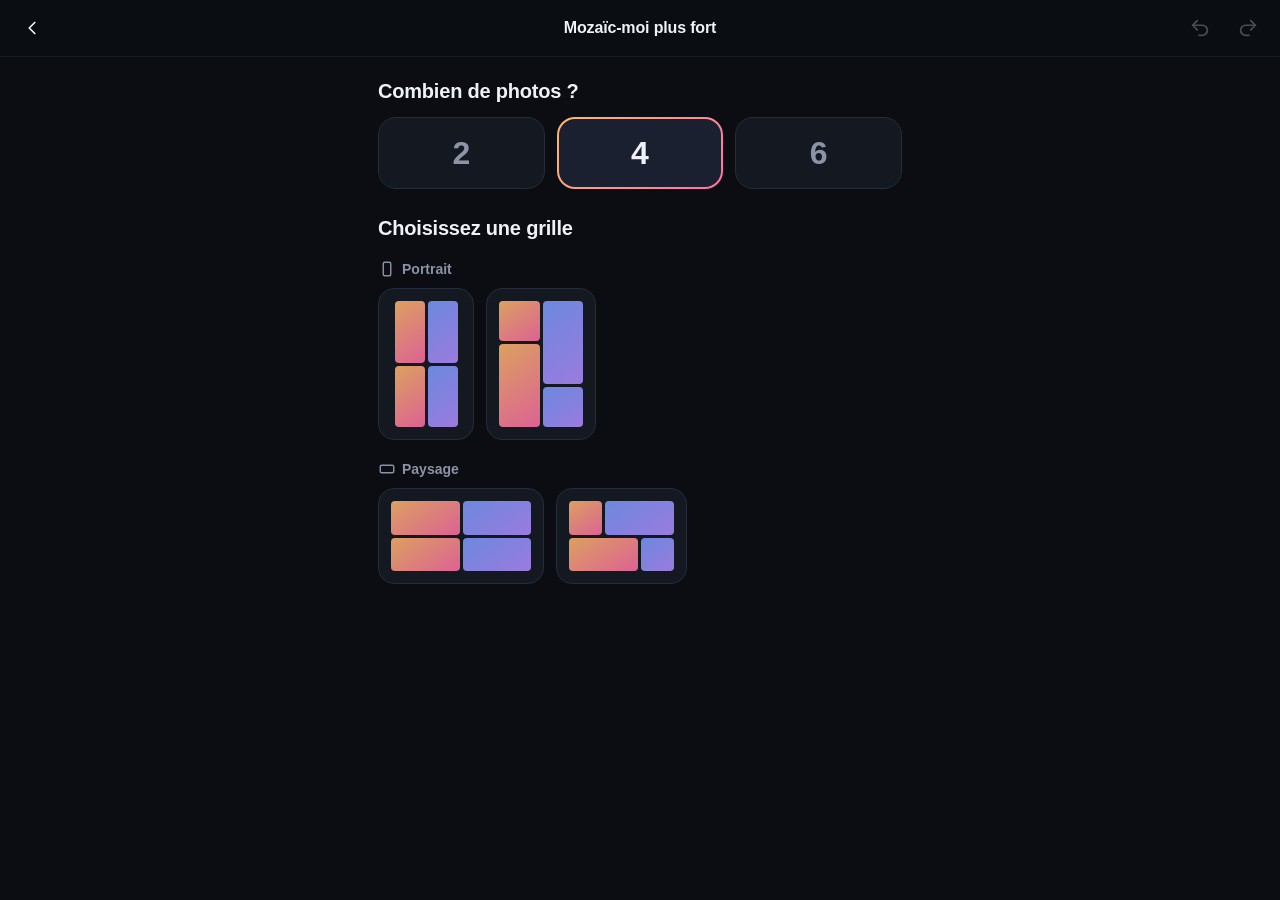
<file: tools/mosaic/index.html>
<!doctype html>
<html lang="fr">
<head>
  <meta charset="utf-8">
  <meta name="viewport" content="width=device-width, initial-scale=1, maximum-scale=1, user-scalable=no, viewport-fit=cover">
  <meta name="theme-color" content="#0b0d12">
  <meta name="color-scheme" content="dark">
  <meta name="apple-mobile-web-app-capable" content="yes">
  <meta name="mobile-web-app-capable" content="yes">
  <meta name="apple-mobile-web-app-status-bar-style" content="black-translucent">
  <meta name="apple-mobile-web-app-title" content="Mozaïc-moi plus fort">
  <meta name="format-detection" content="telephone=no">
  <title>Mozaïc-moi plus fort</title>
  <link rel="manifest" href="../../manifest.webmanifest">
  <link rel="icon" href="../../assets/icons/icon.svg" type="image/svg+xml">
  <link rel="apple-touch-icon" href="../../assets/icons/apple-touch-icon.png">
  <link rel="stylesheet" href="mosaic.css">
</head>
<body>
  <div class="app" id="app">
    <!-- Barre du haut -->
    <header class="topbar" id="topbar">
      <div class="topbar-left">
        <a class="icon-btn" href="../../index.html" aria-label="Retour à l'accueil">
          <svg viewBox="0 0 24 24"><path d="M15 6l-6 6 6 6"/></svg>
        </a>
      </div>
      <h1 class="title"><span class="nowrap">Mozaïc-moi</span> plus fort</h1>
      <div class="topbar-right history" aria-label="Historique">
        <button class="icon-btn" id="btn-undo" type="button" aria-label="Précédent" disabled>
          <svg viewBox="0 0 24 24"><path d="M9 14L4 9l5-5"/><path d="M4 9h10.5a5.5 5.5 0 010 11H11"/></svg>
        </button>
        <button class="icon-btn" id="btn-redo" type="button" aria-label="Suivant" disabled>
          <svg viewBox="0 0 24 24"><path d="M15 14l5-5-5-5"/><path d="M20 9H9.5a5.5 5.5 0 000 11H13"/></svg>
        </button>
      </div>
    </header>

    <!-- Éditeur : la mosaïque occupe tout l'écran -->
    <main class="stage" id="stage">
      <canvas id="view"></canvas>
      <div class="toast" id="toast" role="status" aria-live="polite"></div>
    </main>

    <!-- Choix du nombre de photos et de la grille -->
    <section class="setup" id="setup">
      <div class="setup-inner">
        <h2 class="setup-title">Combien de photos&nbsp;?</h2>
        <div class="count-picker" role="radiogroup" aria-label="Nombre de photos" id="count-picker">
          <button type="button" role="radio" data-count="2" aria-checked="false">2</button>
          <button type="button" role="radio" data-count="4" aria-checked="true">4</button>
          <button type="button" role="radio" data-count="6" aria-checked="false">6</button>
        </div>

        <h2 class="setup-title">Choisissez une grille</h2>
        <h3 class="setup-sub">
          <svg viewBox="0 0 24 24"><rect x="7" y="3" width="10" height="18" rx="2"/></svg>Portrait
        </h3>
        <div class="grid-list" id="grids-portrait"></div>
        <h3 class="setup-sub">
          <svg viewBox="0 0 24 24"><rect x="3" y="7" width="18" height="10" rx="2"/></svg>Paysage
        </h3>
        <div class="grid-list" id="grids-landscape"></div>

        <button type="button" class="btn btn-ghost btn-big setup-cancel" id="setup-cancel" hidden>Revenir à ma mosaïque</button>
      </div>
    </section>

    <!-- Barres du bas -->
    <div class="bottom-bars" id="bottom-bars">
      <!-- Case sélectionnée -->
      <section class="panel" id="panel">
        <div class="panel-row">
          <p class="hint" id="cell-hint">Pincez pour zoomer, glissez pour cadrer</p>
          <button type="button" class="btn btn-primary" id="btn-done">
            <svg viewBox="0 0 24 24"><path d="M5 12.5l4.5 4.5L19 7"/></svg>OK
          </button>
        </div>
        <div class="cell-actions">
          <button type="button" class="btn btn-ghost" id="btn-replace">
            <svg viewBox="0 0 24 24"><rect x="3" y="5" width="18" height="15" rx="3"/><circle cx="9" cy="11" r="2"/><path d="M21 16l-4-4-7 8"/></svg>Changer
          </button>
          <button type="button" class="btn btn-ghost" id="btn-fit">
            <svg viewBox="0 0 24 24"><path d="M4 9V4h5M20 9V4h-5M4 15v5h5M20 15v5h-5"/></svg>Recadrer
          </button>
          <button type="button" class="btn btn-ghost" id="btn-remove">
            <svg viewBox="0 0 24 24"><path d="M4 7h16M9 7V4h6v3M6 7l1 13h10l1-13"/></svg>Retirer
          </button>
        </div>
      </section>

      <nav class="toolbar" id="toolbar" aria-label="Actions">
        <button type="button" class="tool" id="btn-grid">
          <svg viewBox="0 0 24 24"><rect x="3" y="3" width="7" height="11" rx="1.5"/><rect x="14" y="3" width="7" height="7" rx="1.5"/><rect x="3" y="18" width="7" height="3" rx="1.5"/><rect x="14" y="14" width="7" height="7" rx="1.5"/></svg>
          <span>Grille</span>
        </button>
        <button type="button" class="tool" id="btn-add">
          <svg viewBox="0 0 24 24"><rect x="3" y="5" width="14" height="14" rx="3"/><path d="M10 9v6M7 12h6"/><path d="M21 8v11a2 2 0 01-2 2H8"/></svg>
          <span>Photos</span>
        </button>
        <button type="button" class="tool tool--save" id="btn-save" disabled>
          <svg viewBox="0 0 24 24"><path d="M12 4v11"/><path d="M7 10l5 5 5-5"/><path d="M5 19h14"/></svg>
          <span>Exporter</span>
        </button>
      </nav>
    </div>
  </div>

  <!-- Feuille d'export -->
  <div class="sheet-backdrop" id="save-sheet" hidden>
    <div class="sheet" role="dialog" aria-modal="true" aria-labelledby="save-title">
      <div class="sheet-grabber" aria-hidden="true"></div>
      <h2 id="save-title">Votre mosaïque est prête</h2>
      <div class="sheet-preview"><img id="save-preview" alt="Aperçu de la mosaïque"></div>
      <p class="sheet-hint" id="save-hint"></p>
      <div class="sheet-actions">
        <button type="button" class="btn btn-primary btn-big" id="btn-share">
          <svg viewBox="0 0 24 24"><path d="M12 15V3"/><path d="M7.5 7.5L12 3l4.5 4.5"/><path d="M6 11H5a1 1 0 00-1 1v8a1 1 0 001 1h14a1 1 0 001-1v-8a1 1 0 00-1-1h-1"/></svg>
          Enregistrer dans Photos
        </button>
        <a class="btn btn-ghost btn-big" id="btn-download" download>Télécharger le fichier</a>
        <button type="button" class="btn btn-ghost" id="btn-close-sheet">Continuer</button>
      </div>
    </div>
  </div>

  <input type="file" id="file-input" accept="image/*" multiple hidden>
  <script src="mosaic.js"></script>
  <script src="../../assets/js/register-sw.js"></script>
</body>
</html>
</file>
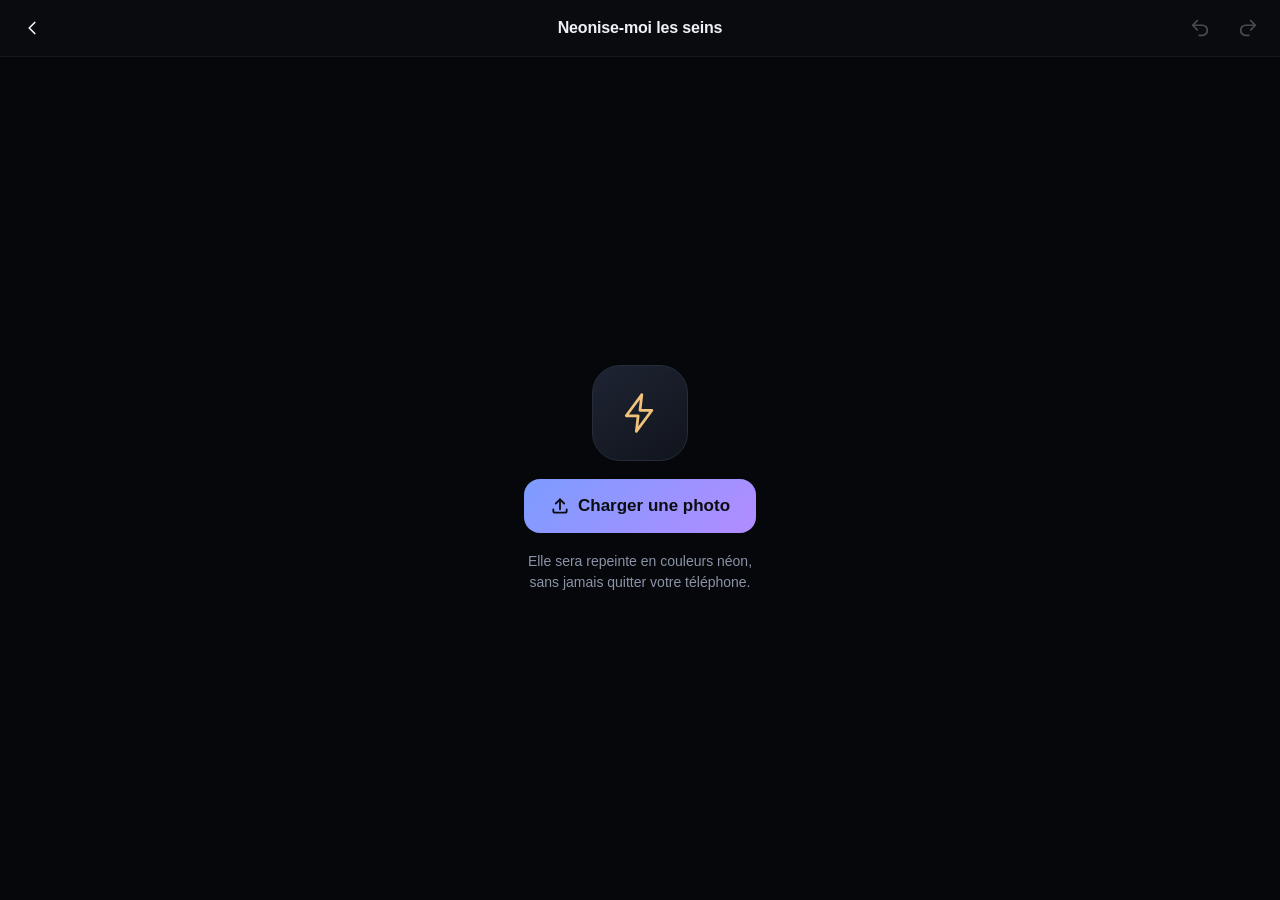
<file: tools/neon/index.html>
<!doctype html>
<html lang="fr">
<head>
  <meta charset="utf-8">
  <meta name="viewport" content="width=device-width, initial-scale=1, maximum-scale=1, user-scalable=no, viewport-fit=cover">
  <meta name="theme-color" content="#0b0d12">
  <meta name="color-scheme" content="dark">
  <meta name="apple-mobile-web-app-capable" content="yes">
  <meta name="mobile-web-app-capable" content="yes">
  <meta name="apple-mobile-web-app-status-bar-style" content="black-translucent">
  <meta name="apple-mobile-web-app-title" content="Neonise-moi les seins">
  <meta name="format-detection" content="telephone=no">
  <title>Neonise-moi les seins</title>
  <link rel="manifest" href="../../manifest.webmanifest">
  <link rel="icon" href="../../assets/icons/icon.svg" type="image/svg+xml">
  <link rel="apple-touch-icon" href="../../assets/icons/apple-touch-icon.png">
  <link rel="stylesheet" href="neon.css">
</head>
<body>
  <div class="app">
    <!-- Barre du haut -->
    <header class="topbar" id="topbar">
      <div class="topbar-left">
        <a class="icon-btn" href="../../index.html" aria-label="Retour à l'accueil">
          <svg viewBox="0 0 24 24"><path d="M15 6l-6 6 6 6"/></svg>
        </a>
        <label class="icon-btn" for="file-input" id="btn-new" aria-label="Choisir une autre photo" hidden>
          <svg viewBox="0 0 24 24"><rect x="3" y="5" width="18" height="15" rx="3"/><circle cx="9" cy="11" r="2"/><path d="M21 16l-4-4-7 8"/></svg>
        </label>
      </div>
      <h1 class="title"><span class="nowrap">Neonise-moi</span> les seins</h1>
      <div class="topbar-right history" aria-label="Historique">
        <button class="icon-btn" id="btn-undo" type="button" aria-label="Précédent" disabled>
          <svg viewBox="0 0 24 24"><path d="M9 14L4 9l5-5"/><path d="M4 9h10.5a5.5 5.5 0 010 11H11"/></svg>
        </button>
        <button class="icon-btn" id="btn-redo" type="button" aria-label="Suivant" disabled>
          <svg viewBox="0 0 24 24"><path d="M15 14l5-5-5-5"/><path d="M20 9H9.5a5.5 5.5 0 000 11H13"/></svg>
        </button>
      </div>
    </header>

    <!-- Tableau -->
    <main class="stage" id="stage">
      <div class="empty" id="empty">
        <div class="empty-art" aria-hidden="true">
          <svg viewBox="0 0 24 24"><path d="M13 2L4.5 13.5H11L10 22l8.5-11.5H12z"/></svg>
        </div>
        <label class="btn btn-primary btn-big" for="file-input">
          <svg viewBox="0 0 24 24"><path d="M12 16V4"/><path d="M7 9l5-5 5 5"/><path d="M4 16v2a2 2 0 002 2h12a2 2 0 002-2v-2"/></svg>
          Charger une photo
        </label>
        <p class="empty-hint">Elle sera repeinte en couleurs néon, sans jamais quitter votre téléphone.</p>
      </div>

      <div class="canvas-wrap" id="canvas-wrap" hidden>
        <canvas id="painting"></canvas>
        <canvas id="original"></canvas>
        <div class="points" id="points"></div>
      </div>

      <div class="status" id="status" role="status" aria-live="polite" hidden>
        <span id="status-text"></span>
        <span class="progress"><span class="progress-bar" id="progress-bar"></span></span>
      </div>
      <button class="zoom-reset" id="btn-zoom-reset" type="button" hidden>Voir tout</button>
      <div class="toast" id="toast" role="status" aria-live="polite"></div>
    </main>

    <!-- Barres du bas -->
    <div class="bottom-bars" id="bottom-bars" hidden>
      <div class="controls">
        <p class="hint" id="hint">Touchez ce qui doit rester fin (visage, mains…)</p>
        <label class="slider">
          <span class="end">Fidèle</span>
          <input type="range" id="abstraction" min="0" max="100" step="5" value="45" aria-label="Niveau artistique">
          <span class="end">Expressif</span>
        </label>
        <label class="slider slider--hue">
          <span class="end">Néon</span>
          <input type="range" id="hue" min="0" max="355" step="5" value="320" aria-label="Couleur du néon">
          <span class="swatch" id="swatch" aria-hidden="true"></span>
        </label>
      </div>
      <nav class="toolbar" aria-label="Actions">
        <button type="button" class="tool" id="btn-original" aria-label="Maintenir pour voir l'original">
          <svg viewBox="0 0 24 24"><path d="M2 12s3.5-7 10-7 10 7 10 7-3.5 7-10 7S2 12 2 12z"/><circle cx="12" cy="12" r="3"/></svg>
          <span>Original</span>
        </button>
        <button type="button" class="tool" id="btn-variant">
          <svg viewBox="0 0 24 24"><path d="M20 7a8 8 0 00-14-1L4 8"/><path d="M4 4v4h4"/><path d="M4 17a8 8 0 0014 1l2-2"/><path d="M20 20v-4h-4"/></svg>
          <span>Autre version</span>
        </button>
        <button type="button" class="tool" id="btn-clear" disabled>
          <svg viewBox="0 0 24 24"><circle cx="12" cy="12" r="8" stroke-dasharray="3 3"/><path d="M9 9l6 6M15 9l-6 6"/></svg>
          <span>Effacer points</span>
        </button>
        <button type="button" class="tool tool--save" id="btn-save" disabled>
          <svg viewBox="0 0 24 24"><path d="M12 4v11"/><path d="M7 10l5 5 5-5"/><path d="M5 19h14"/></svg>
          <span>Exporter</span>
        </button>
      </nav>
    </div>
  </div>

  <!-- Feuille d'export -->
  <div class="sheet-backdrop" id="save-sheet" hidden>
    <div class="sheet" role="dialog" aria-modal="true" aria-labelledby="save-title">
      <div class="sheet-grabber" aria-hidden="true"></div>
      <h2 id="save-title">Votre tableau est prêt</h2>
      <div class="sheet-preview"><img id="save-preview" alt="Aperçu du tableau"></div>
      <p class="sheet-hint" id="save-hint"></p>
      <div class="sheet-actions">
        <button type="button" class="btn btn-primary btn-big" id="btn-share">
          <svg viewBox="0 0 24 24"><path d="M12 15V3"/><path d="M7.5 7.5L12 3l4.5 4.5"/><path d="M6 11H5a1 1 0 00-1 1v8a1 1 0 001 1h14a1 1 0 001-1v-8a1 1 0 00-1-1h-1"/></svg>
          Enregistrer dans Photos
        </button>
        <a class="btn btn-ghost btn-big" id="btn-download" download>Télécharger le fichier</a>
        <button type="button" class="btn btn-ghost" id="btn-close-sheet">Continuer</button>
      </div>
    </div>
  </div>

  <input type="file" id="file-input" accept="image/*" hidden>
  <script src="neon.js"></script>
  <script src="../../assets/js/register-sw.js"></script>
</body>
</html>
</file>
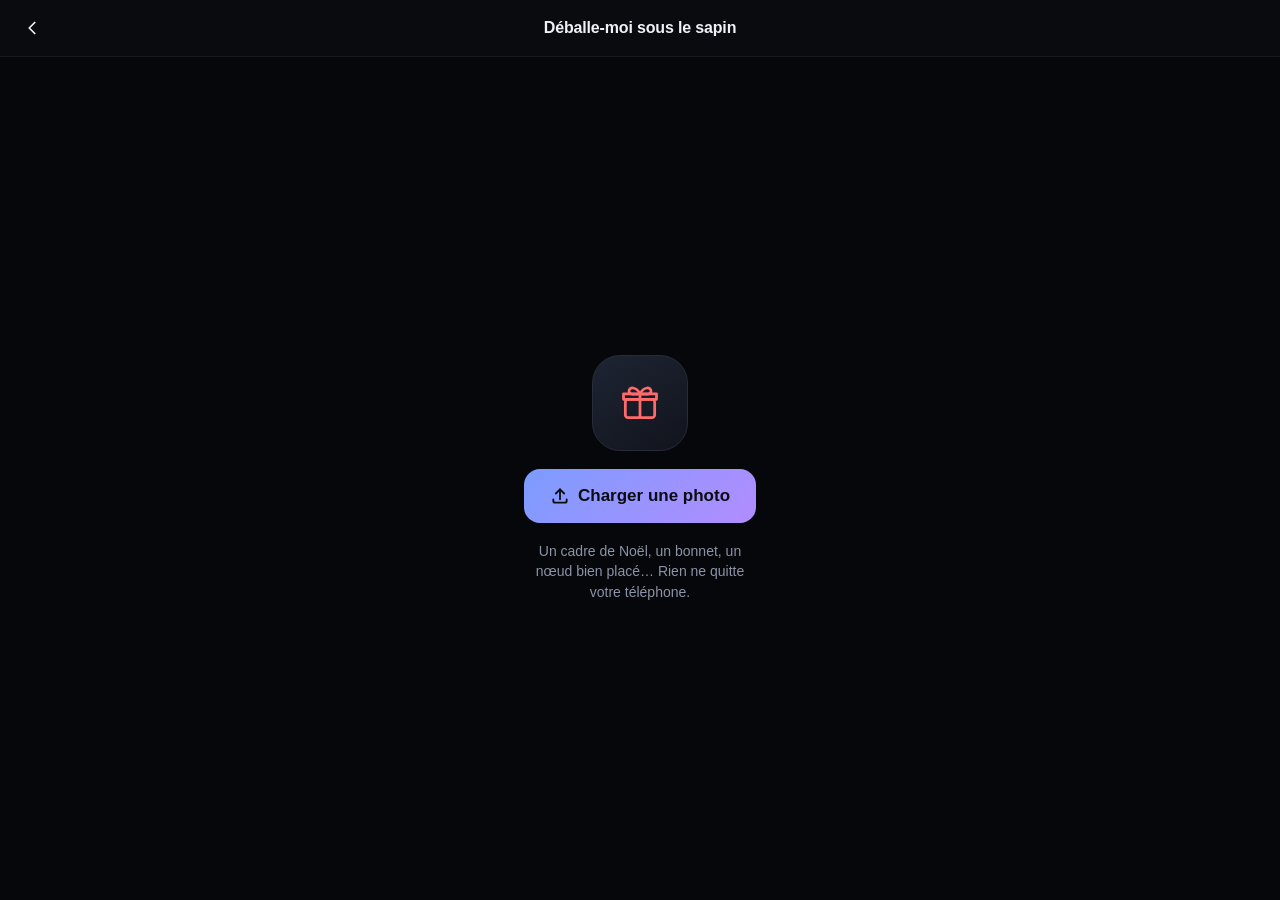
<file: tools/noel/index.html>
<!doctype html>
<html lang="fr">
<head>
  <meta charset="utf-8">
  <meta name="viewport" content="width=device-width, initial-scale=1, maximum-scale=1, user-scalable=no, viewport-fit=cover">
  <meta name="theme-color" content="#0b0d12">
  <meta name="color-scheme" content="dark">
  <meta name="apple-mobile-web-app-capable" content="yes">
  <meta name="mobile-web-app-capable" content="yes">
  <meta name="apple-mobile-web-app-status-bar-style" content="black-translucent">
  <meta name="apple-mobile-web-app-title" content="Déballe-moi sous le sapin">
  <meta name="format-detection" content="telephone=no">
  <title>Déballe-moi sous le sapin</title>
  <link rel="manifest" href="../../manifest.webmanifest">
  <link rel="icon" href="../../assets/icons/icon.svg" type="image/svg+xml">
  <link rel="apple-touch-icon" href="../../assets/icons/apple-touch-icon.png">
  <link rel="stylesheet" href="noel.css">
</head>
<body>
  <div class="app">
    <header class="topbar" id="topbar">
      <div class="topbar-left">
        <a class="icon-btn" href="../../index.html" aria-label="Retour à l'accueil">
          <svg viewBox="0 0 24 24"><path d="M15 6l-6 6 6 6"/></svg>
        </a>
        <label class="icon-btn" for="file-input" id="btn-new" aria-label="Choisir une autre photo" hidden>
          <svg viewBox="0 0 24 24"><rect x="3" y="5" width="18" height="15" rx="3"/><circle cx="9" cy="11" r="2"/><path d="M21 16l-4-4-7 8"/></svg>
        </label>
      </div>
      <h1 class="title"><span class="nowrap">Déballe-moi</span> sous le sapin</h1>
      <div class="topbar-right"></div>
    </header>

    <main class="stage" id="stage">
      <div class="empty" id="empty">
        <div class="empty-art" aria-hidden="true">
          <svg viewBox="0 0 24 24"><rect x="4" y="10" width="16" height="10" rx="1.5"/><path d="M3 7h18v3H3zM12 7v13"/><path d="M12 7c-2-4-6-4-6-1.5S9.5 7 12 7c2.5 0 6 1 6-1.5S14 3 12 7z"/></svg>
        </div>
        <label class="btn btn-primary btn-big" for="file-input">
          <svg viewBox="0 0 24 24"><path d="M12 16V4"/><path d="M7 9l5-5 5 5"/><path d="M4 16v2a2 2 0 002 2h12a2 2 0 002-2v-2"/></svg>
          Charger une photo
        </label>
        <p class="empty-hint">Un cadre de Noël, un bonnet, un nœud bien placé… Rien ne quitte votre téléphone.</p>
      </div>

      <canvas id="scene" hidden></canvas>
      <div class="toast" id="toast" role="status" aria-live="polite"></div>
    </main>

    <div class="bottom-bars" id="bottom-bars" hidden>
      <div class="controls">
        <div class="modes" role="group" aria-label="Catégorie">
          <button type="button" class="mode is-active" id="tab-frames" aria-pressed="true">Cadres</button>
          <button type="button" class="mode" id="tab-stickers" aria-pressed="false">Accessoires</button>
        </div>
        <div class="strip" id="strip"></div>
        <p class="hint" id="hint"></p>
        <label class="text-row" id="text-row" hidden>
          <span id="text-label">Légende</span>
          <input type="text" id="text-input" maxlength="40" autocomplete="off" autocorrect="off" spellcheck="false" enterkeyhint="done">
        </label>
      </div>
      <nav class="toolbar" aria-label="Actions">
        <button type="button" class="tool" id="btn-delete" disabled>
          <svg viewBox="0 0 24 24"><path d="M4 7h16"/><path d="M10 11v6M14 11v6"/><path d="M6 7l1 13h10l1-13"/><path d="M9 7V4h6v3"/></svg>
          <span>Supprimer</span>
        </button>
        <button type="button" class="tool tool--save" id="btn-save">
          <svg viewBox="0 0 24 24"><path d="M12 4v11"/><path d="M7 10l5 5 5-5"/><path d="M5 19h14"/></svg>
          <span>Exporter</span>
        </button>
      </nav>
    </div>
  </div>

  <!-- Feuille d'export -->
  <div class="sheet-backdrop" id="save-sheet" hidden>
    <div class="sheet" role="dialog" aria-modal="true" aria-labelledby="save-title">
      <div class="sheet-grabber" aria-hidden="true"></div>
      <h2 id="save-title">Votre photo est prête</h2>
      <div class="sheet-preview"><img id="save-preview" alt="Aperçu de la photo"></div>
      <p class="sheet-hint" id="save-hint"></p>
      <div class="sheet-actions">
        <button type="button" class="btn btn-primary btn-big" id="btn-share">
          <svg viewBox="0 0 24 24"><path d="M12 15V3"/><path d="M7.5 7.5L12 3l4.5 4.5"/><path d="M6 11H5a1 1 0 00-1 1v8a1 1 0 001 1h14a1 1 0 001-1v-8a1 1 0 00-1-1h-1"/></svg>
          Enregistrer dans Photos
        </button>
        <a class="btn btn-ghost btn-big" id="btn-download" download>Télécharger le fichier</a>
        <button type="button" class="btn btn-ghost" id="btn-close-sheet">Continuer</button>
      </div>
    </div>
  </div>

  <input type="file" id="file-input" accept="image/*" hidden>
  <script src="noel-art.js"></script>
  <script src="noel.js"></script>
  <script src="../../assets/js/register-sw.js"></script>
</body>
</html>
</file>
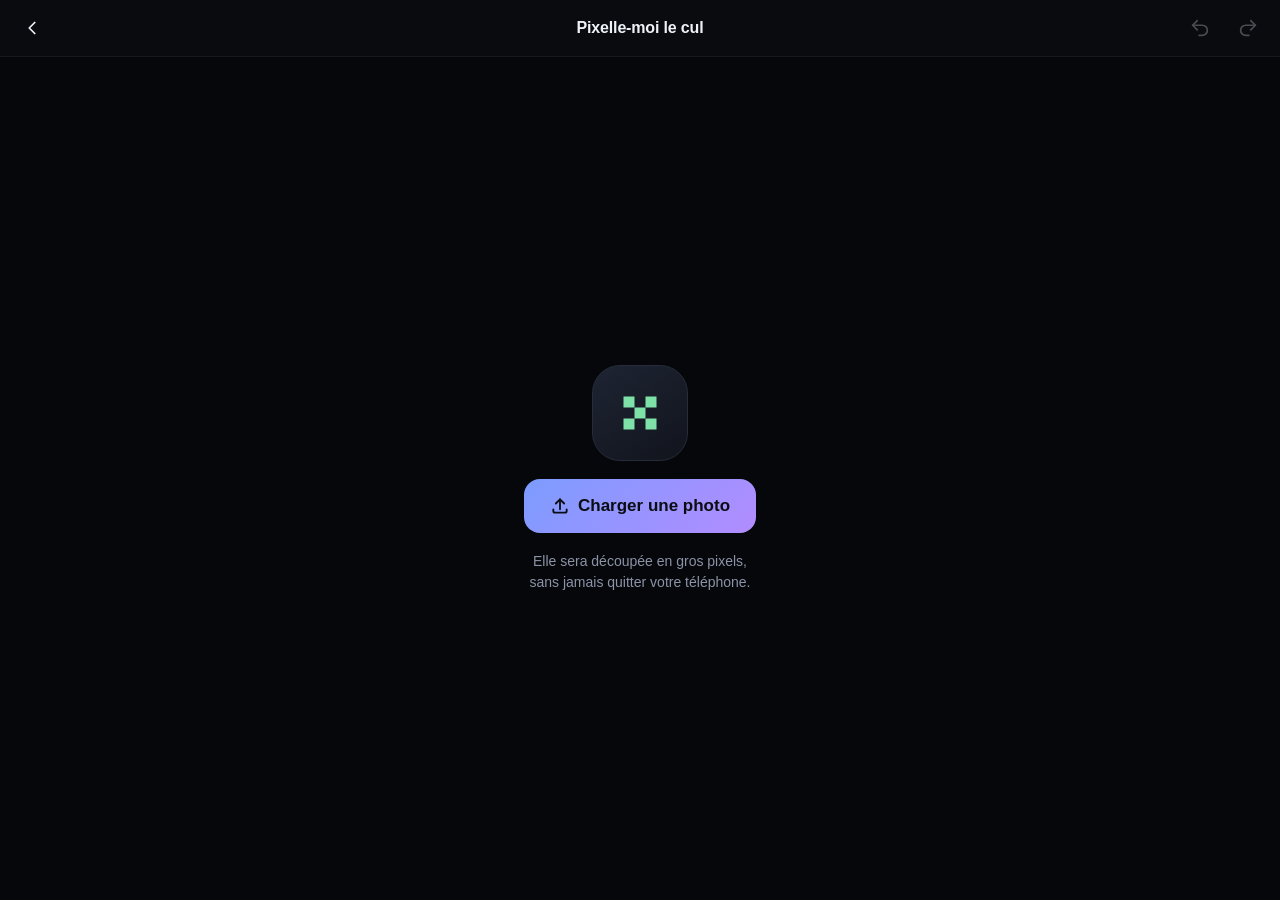
<file: tools/pixel/index.html>
<!doctype html>
<html lang="fr">
<head>
  <meta charset="utf-8">
  <meta name="viewport" content="width=device-width, initial-scale=1, maximum-scale=1, user-scalable=no, viewport-fit=cover">
  <meta name="theme-color" content="#0b0d12">
  <meta name="color-scheme" content="dark">
  <meta name="apple-mobile-web-app-capable" content="yes">
  <meta name="mobile-web-app-capable" content="yes">
  <meta name="apple-mobile-web-app-status-bar-style" content="black-translucent">
  <meta name="apple-mobile-web-app-title" content="Pixelle-moi le cul">
  <meta name="format-detection" content="telephone=no">
  <title>Pixelle-moi le cul</title>
  <link rel="manifest" href="../../manifest.webmanifest">
  <link rel="icon" href="../../assets/icons/icon.svg" type="image/svg+xml">
  <link rel="apple-touch-icon" href="../../assets/icons/apple-touch-icon.png">
  <link rel="stylesheet" href="pixel.css">
</head>
<body>
  <div class="app">
    <!-- Barre du haut -->
    <header class="topbar" id="topbar">
      <div class="topbar-left">
        <a class="icon-btn" href="../../index.html" aria-label="Retour à l'accueil">
          <svg viewBox="0 0 24 24"><path d="M15 6l-6 6 6 6"/></svg>
        </a>
        <label class="icon-btn" for="file-input" id="btn-new" aria-label="Choisir une autre photo" hidden>
          <svg viewBox="0 0 24 24"><rect x="3" y="5" width="18" height="15" rx="3"/><circle cx="9" cy="11" r="2"/><path d="M21 16l-4-4-7 8"/></svg>
        </label>
      </div>
      <h1 class="title"><span class="nowrap">Pixelle-moi</span> le cul</h1>
      <div class="topbar-right history" aria-label="Historique">
        <button class="icon-btn" id="btn-undo" type="button" aria-label="Précédent" disabled>
          <svg viewBox="0 0 24 24"><path d="M9 14L4 9l5-5"/><path d="M4 9h10.5a5.5 5.5 0 010 11H11"/></svg>
        </button>
        <button class="icon-btn" id="btn-redo" type="button" aria-label="Suivant" disabled>
          <svg viewBox="0 0 24 24"><path d="M15 14l5-5-5-5"/><path d="M20 9H9.5a5.5 5.5 0 000 11H13"/></svg>
        </button>
      </div>
    </header>

    <!-- Tableau -->
    <main class="stage" id="stage">
      <div class="empty" id="empty">
        <div class="empty-art" aria-hidden="true">
          <svg viewBox="0 0 24 24"><rect x="3" y="3" width="6" height="6" fill="currentColor" stroke="none"/><rect x="9" y="9" width="6" height="6" fill="currentColor" stroke="none"/><rect x="15" y="3" width="6" height="6" fill="currentColor" stroke="none"/><rect x="3" y="15" width="6" height="6" fill="currentColor" stroke="none"/><rect x="15" y="15" width="6" height="6" fill="currentColor" stroke="none"/></svg>
        </div>
        <label class="btn btn-primary btn-big" for="file-input">
          <svg viewBox="0 0 24 24"><path d="M12 16V4"/><path d="M7 9l5-5 5 5"/><path d="M4 16v2a2 2 0 002 2h12a2 2 0 002-2v-2"/></svg>
          Charger une photo
        </label>
        <p class="empty-hint">Elle sera découpée en gros pixels, sans jamais quitter votre téléphone.</p>
      </div>

      <div class="canvas-wrap" id="canvas-wrap" hidden>
        <canvas id="painting"></canvas>
        <canvas id="original"></canvas>
      </div>

      <button class="zoom-reset" id="btn-zoom-reset" type="button" hidden>Voir tout</button>
      <div class="toast" id="toast" role="status" aria-live="polite"></div>
    </main>

    <!-- Barres du bas -->
    <div class="bottom-bars" id="bottom-bars" hidden>
      <div class="controls">
        <label class="slider">
          <span class="end">Fins</span>
          <input type="range" id="level" min="0" max="100" step="1" value="40" aria-label="Taille des pixels">
          <span class="end">Gros</span>
        </label>
      </div>
      <nav class="toolbar" aria-label="Actions">
        <button type="button" class="tool" id="btn-original" aria-label="Maintenir pour voir l'original">
          <svg viewBox="0 0 24 24"><path d="M2 12s3.5-7 10-7 10 7 10 7-3.5 7-10 7S2 12 2 12z"/><circle cx="12" cy="12" r="3"/></svg>
          <span>Original</span>
        </button>
        <button type="button" class="tool tool--save" id="btn-save" disabled>
          <svg viewBox="0 0 24 24"><path d="M12 4v11"/><path d="M7 10l5 5 5-5"/><path d="M5 19h14"/></svg>
          <span>Exporter</span>
        </button>
      </nav>
    </div>
  </div>

  <!-- Feuille d'export -->
  <div class="sheet-backdrop" id="save-sheet" hidden>
    <div class="sheet" role="dialog" aria-modal="true" aria-labelledby="save-title">
      <div class="sheet-grabber" aria-hidden="true"></div>
      <h2 id="save-title">Votre image est prête</h2>
      <div class="sheet-preview"><img id="save-preview" alt="Aperçu de l’image"></div>
      <p class="sheet-hint" id="save-hint"></p>
      <div class="sheet-actions">
        <button type="button" class="btn btn-primary btn-big" id="btn-share">
          <svg viewBox="0 0 24 24"><path d="M12 15V3"/><path d="M7.5 7.5L12 3l4.5 4.5"/><path d="M6 11H5a1 1 0 00-1 1v8a1 1 0 001 1h14a1 1 0 001-1v-8a1 1 0 00-1-1h-1"/></svg>
          Enregistrer dans Photos
        </button>
        <a class="btn btn-ghost btn-big" id="btn-download" download>Télécharger le fichier</a>
        <button type="button" class="btn btn-ghost" id="btn-close-sheet">Continuer</button>
      </div>
    </div>
  </div>

  <input type="file" id="file-input" accept="image/*" hidden>
  <script src="pixel.js"></script>
  <script src="../../assets/js/register-sw.js"></script>
</body>
</html>
</file>
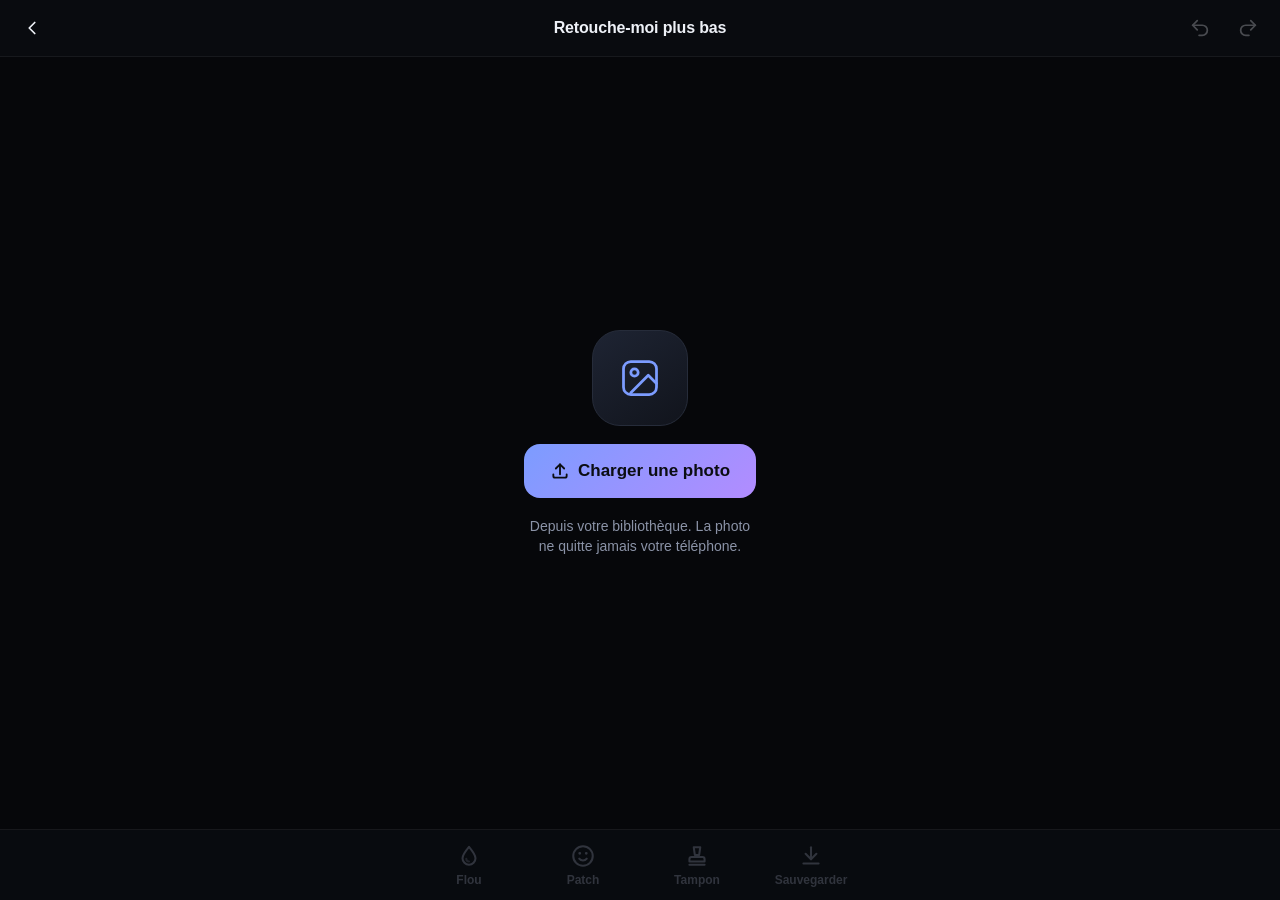
<file: tools/retouche/index.html>
<!doctype html>
<html lang="fr">
<head>
  <meta charset="utf-8">
  <meta name="viewport" content="width=device-width, initial-scale=1, maximum-scale=1, user-scalable=no, viewport-fit=cover">
  <meta name="theme-color" content="#0b0d12">
  <meta name="color-scheme" content="dark">
  <meta name="apple-mobile-web-app-capable" content="yes">
  <meta name="mobile-web-app-capable" content="yes">
  <meta name="apple-mobile-web-app-status-bar-style" content="black-translucent">
  <meta name="apple-mobile-web-app-title" content="Retouche-moi plus bas">
  <meta name="format-detection" content="telephone=no">
  <title>Retouche-moi plus bas</title>
  <link rel="manifest" href="../../manifest.webmanifest">
  <link rel="icon" href="../../assets/icons/icon.svg" type="image/svg+xml">
  <link rel="apple-touch-icon" href="../../assets/icons/apple-touch-icon.png">
  <link rel="stylesheet" href="retouche.css">
</head>
<body>
  <div class="app" id="app">
    <!-- Barre du haut -->
    <header class="topbar" id="topbar">
      <div class="topbar-left">
        <a class="icon-btn" href="../../index.html" aria-label="Retour à l'accueil">
          <svg viewBox="0 0 24 24"><path d="M15 6l-6 6 6 6"/></svg>
        </a>
        <label class="icon-btn" for="file-input" id="btn-new" aria-label="Choisir une autre photo" hidden>
          <svg viewBox="0 0 24 24"><rect x="3" y="5" width="18" height="15" rx="3"/><circle cx="9" cy="11" r="2"/><path d="M21 16l-4-4-7 8"/></svg>
        </label>
      </div>
      <h1 class="title"><span class="nowrap">Retouche-moi</span> plus bas</h1>
      <div class="topbar-right history" aria-label="Historique">
        <button class="icon-btn" id="btn-undo" type="button" aria-label="Précédent" disabled>
          <svg viewBox="0 0 24 24"><path d="M9 14L4 9l5-5"/><path d="M4 9h10.5a5.5 5.5 0 010 11H11"/></svg>
        </button>
        <button class="icon-btn" id="btn-redo" type="button" aria-label="Suivant" disabled>
          <svg viewBox="0 0 24 24"><path d="M15 14l5-5-5-5"/><path d="M20 9H9.5a5.5 5.5 0 000 11H13"/></svg>
        </button>
      </div>
    </header>

    <!-- Zone photo -->
    <main class="stage" id="stage">
      <div class="empty" id="empty">
        <div class="empty-art" aria-hidden="true">
          <svg viewBox="0 0 24 24"><rect x="3" y="3" width="18" height="18" rx="4"/><circle cx="9" cy="9" r="2"/><path d="M21 15l-4.5-4.5L7 20"/></svg>
        </div>
        <label class="btn btn-primary btn-big" for="file-input">
          <svg viewBox="0 0 24 24"><path d="M12 16V4"/><path d="M7 9l5-5 5 5"/><path d="M4 16v2a2 2 0 002 2h12a2 2 0 002-2v-2"/></svg>
          Charger une photo
        </label>
        <p class="empty-hint">Depuis votre bibliothèque. La photo ne quitte jamais votre téléphone.</p>
      </div>

      <div class="canvas-wrap" id="canvas-wrap" hidden>
        <canvas id="photo"></canvas>
        <canvas id="overlay"></canvas>
      </div>

      <button class="zoom-reset" id="btn-zoom-reset" type="button" hidden>Voir tout</button>
      <div class="toast" id="toast" role="status" aria-live="polite"></div>
    </main>

    <!-- Barres du bas (options de l'outil actif + outils), par-dessus la photo -->
    <div class="bottom-bars" id="bottom-bars">
    <section class="panel" id="panel" aria-live="polite">
      <!-- Floutage -->
      <div class="panel-body" data-panel="blur" hidden>
        <div class="panel-row panel-head panel-head--wrap">
          <div class="segmented" role="radiogroup" aria-label="Type de flou">
            <button type="button" role="radio" data-blur-mode="blur" aria-checked="true">Flou</button>
            <button type="button" role="radio" data-blur-mode="pixel" aria-checked="false">Pixels</button>
            <button type="button" role="radio" data-blur-mode="wand" aria-checked="false" aria-label="Baguette magique">
              <svg viewBox="0 0 24 24" class="seg-icon"><path d="M4 20L15 9"/><path d="M15 4v2M15 12v2M11 8h-2M21 8h-2M18 5l-1.2 1.2M18 11l-1.2-1.2M12 5l1.2 1.2"/></svg>Baguette
            </button>
          </div>
          <p class="hint" id="blur-hint">Touchez ou glissez le doigt sur la photo</p>
        </div>

        <!-- Flou / Pixels : pinceau -->
        <div class="panel-group" data-blur-opts="brush">
          <label class="slider">
            <span class="slider-label">Grain</span>
            <input type="range" id="blur-grain" min="1" max="10" step="1" value="5">
            <output id="blur-grain-out">5</output>
          </label>
          <label class="slider">
            <span class="slider-label">Pinceau</span>
            <input type="range" id="blur-size" min="10" max="90" step="1" value="30">
            <output id="blur-size-out">30</output>
          </label>
        </div>

        <!-- Baguette magique : sélection par couleur proche, puis remplissage -->
        <div class="panel-group" data-blur-opts="wand" hidden>
          <!-- Étapes : 1. zone à effacer, 2. zone source (texture copiée) -->
          <div class="panel-row wand-info">
            <div class="segmented segmented--small" role="radiogroup" aria-label="Étape">
              <button type="button" role="radio" data-wand-step="1" aria-checked="true">① Zone</button>
              <button type="button" role="radio" data-wand-step="2" aria-checked="false" disabled>② Source</button>
            </div>
            <span class="wand-label" id="wand-count"></span>
            <div class="item-actions" id="wand-actions" hidden>
              <button type="button" class="btn btn-ghost btn-icon-only" id="wand-discard" aria-label="Annuler la sélection">
                <svg viewBox="0 0 24 24"><path d="M6 6l12 12M18 6L6 18"/></svg>
              </button>
              <button type="button" class="btn btn-primary" id="wand-next">Source
                <svg viewBox="0 0 24 24"><path d="M9 6l6 6-6 6"/></svg>
              </button>
              <button type="button" class="btn btn-primary" id="wand-apply" hidden>
                <svg viewBox="0 0 24 24"><path d="M5 12.5l4.5 4.5L19 7"/></svg>Appliquer
              </button>
            </div>
          </div>
          <div class="panel-group" data-wand-pane="1">
            <label class="slider">
              <span class="slider-label">Tolérance</span>
              <input type="range" id="wand-tol" min="0" max="1000" step="1" value="150">
              <output id="wand-tol-out" class="out-wide">0.15</output>
            </label>
            <label class="slider">
              <span class="slider-label">Élargir</span>
              <input type="range" id="wand-grow" min="0" max="12" step="1" value="2">
              <output id="wand-grow-out" class="out-wide">2 px</output>
            </label>
          </div>
          <div class="panel-group" data-wand-pane="2" hidden>
            <p class="hint wand-src-hint" id="wand-src-hint">Glissez le doigt sur la photo pour déplacer la zone source (en jaune), ou touchez une zone de peau propre.</p>
            <label class="slider">
              <span class="slider-label">Raccord</span>
              <input type="range" id="wand-match" min="0" max="100" step="5" value="100">
              <output id="wand-match-out" class="out-wide">100 %</output>
            </label>
          </div>
        </div>
      </div>

      <!-- Patch -->
      <div class="panel-body" data-panel="patch" hidden>
        <div class="panel-row panel-head">
          <p class="hint" id="patch-hint">Choisissez un émoji, puis touchez la photo</p>
          <div class="item-actions" data-item-actions hidden>
            <button type="button" class="btn btn-ghost" data-action="discard">Retirer</button>
            <button type="button" class="btn btn-primary" data-action="apply">
              <svg viewBox="0 0 24 24"><path d="M5 12.5l4.5 4.5L19 7"/></svg>Appliquer
            </button>
          </div>
        </div>
        <div class="emoji-grid" id="emoji-grid" role="listbox" aria-label="Émojis"></div>
        <label class="slider">
          <span class="slider-label">Taille</span>
          <input type="range" id="patch-size" min="3" max="90" step="1" value="22">
          <output id="patch-size-out">22</output>
        </label>
      </div>

      <!-- Tampon -->
      <div class="panel-body" data-panel="stamp" hidden>
        <div class="panel-row panel-head">
          <input class="text-input" id="stamp-text" type="text" maxlength="40" placeholder="Votre texte (ex. votre nom)" autocomplete="off" autocapitalize="words" enterkeyhint="done" spellcheck="false">
          <div class="item-actions" data-item-actions hidden>
            <button type="button" class="btn btn-ghost btn-icon-only" data-action="discard" aria-label="Retirer">
              <svg viewBox="0 0 24 24"><path d="M6 6l12 12M18 6L6 18"/></svg>
            </button>
            <button type="button" class="btn btn-primary" data-action="apply">
              <svg viewBox="0 0 24 24"><path d="M5 12.5l4.5 4.5L19 7"/></svg>Appliquer
            </button>
          </div>
        </div>
        <div class="chips" id="stamp-fonts" role="radiogroup" aria-label="Police"></div>
        <div class="panel-row panel-row--wrap">
          <div class="swatches" id="stamp-colors" role="radiogroup" aria-label="Couleur"></div>
          <div class="segmented segmented--small" id="stamp-styles" role="radiogroup" aria-label="Style"></div>
        </div>
        <div class="panel-row panel-row--sliders">
          <label class="slider">
            <span class="slider-label">Taille</span>
            <input type="range" id="stamp-size" min="2" max="30" step="0.5" value="8">
          </label>
          <label class="slider">
            <span class="slider-label">Opacité</span>
            <input type="range" id="stamp-opacity" min="20" max="100" step="5" value="100">
          </label>
        </div>
      </div>
    </section>

    <!-- Barre d'outils -->
    <nav class="toolbar" id="toolbar" aria-label="Outils de retouche">
      <button type="button" class="tool" data-tool="blur" disabled>
        <svg viewBox="0 0 24 24"><path d="M12 3.5c3.5 4.2 6 7.6 6 10.5a6 6 0 01-12 0c0-2.9 2.5-6.3 6-10.5z"/><path d="M9.5 14.5a2.5 2.5 0 002.5 2.5" opacity=".6"/></svg>
        <span>Flou</span>
      </button>
      <button type="button" class="tool" data-tool="patch" disabled>
        <svg viewBox="0 0 24 24"><circle cx="12" cy="12" r="9"/><path d="M8.5 14.5a4.5 4.5 0 007 0"/><path d="M9 9.5h.01M15 9.5h.01" stroke-width="2.6"/></svg>
        <span>Patch</span>
      </button>
      <button type="button" class="tool" data-tool="stamp" disabled>
        <svg viewBox="0 0 24 24"><path d="M9 4h6l-1 7h-4z"/><path d="M5 15a2 2 0 012-2h10a2 2 0 012 2v2H5z"/><path d="M5 20h14"/></svg>
        <span>Tampon</span>
      </button>
      <button type="button" class="tool tool--save" id="btn-save" disabled>
        <svg viewBox="0 0 24 24"><path d="M12 4v11"/><path d="M7 10l5 5 5-5"/><path d="M5 19h14"/></svg>
        <span>Sauvegarder</span>
      </button>
    </nav>
    </div>
  </div>

  <!-- Feuille d'export -->
  <div class="sheet-backdrop" id="save-sheet" hidden>
    <div class="sheet" role="dialog" aria-modal="true" aria-labelledby="save-title">
      <div class="sheet-grabber" aria-hidden="true"></div>
      <h2 id="save-title">Votre photo est prête</h2>
      <div class="sheet-preview"><img id="save-preview" alt="Aperçu de la photo retouchée"></div>
      <p class="sheet-hint" id="save-hint">Touchez « Enregistrer » puis choisissez « Enregistrer l'image » pour l'ajouter à Photos.</p>
      <div class="sheet-actions">
        <button type="button" class="btn btn-primary btn-big" id="btn-share">
          <svg viewBox="0 0 24 24"><path d="M12 15V3"/><path d="M7.5 7.5L12 3l4.5 4.5"/><path d="M6 11H5a1 1 0 00-1 1v8a1 1 0 001 1h14a1 1 0 001-1v-8a1 1 0 00-1-1h-1"/></svg>
          Enregistrer dans Photos
        </button>
        <a class="btn btn-ghost btn-big" id="btn-download" download>Télécharger le fichier</a>
        <button type="button" class="btn btn-ghost" id="btn-close-sheet">Continuer les retouches</button>
      </div>
    </div>
  </div>

  <input type="file" id="file-input" accept="image/*" hidden>
  <script src="retouche.js"></script>
  <script src="../../assets/js/register-sw.js"></script>
</body>
</html>
</file>
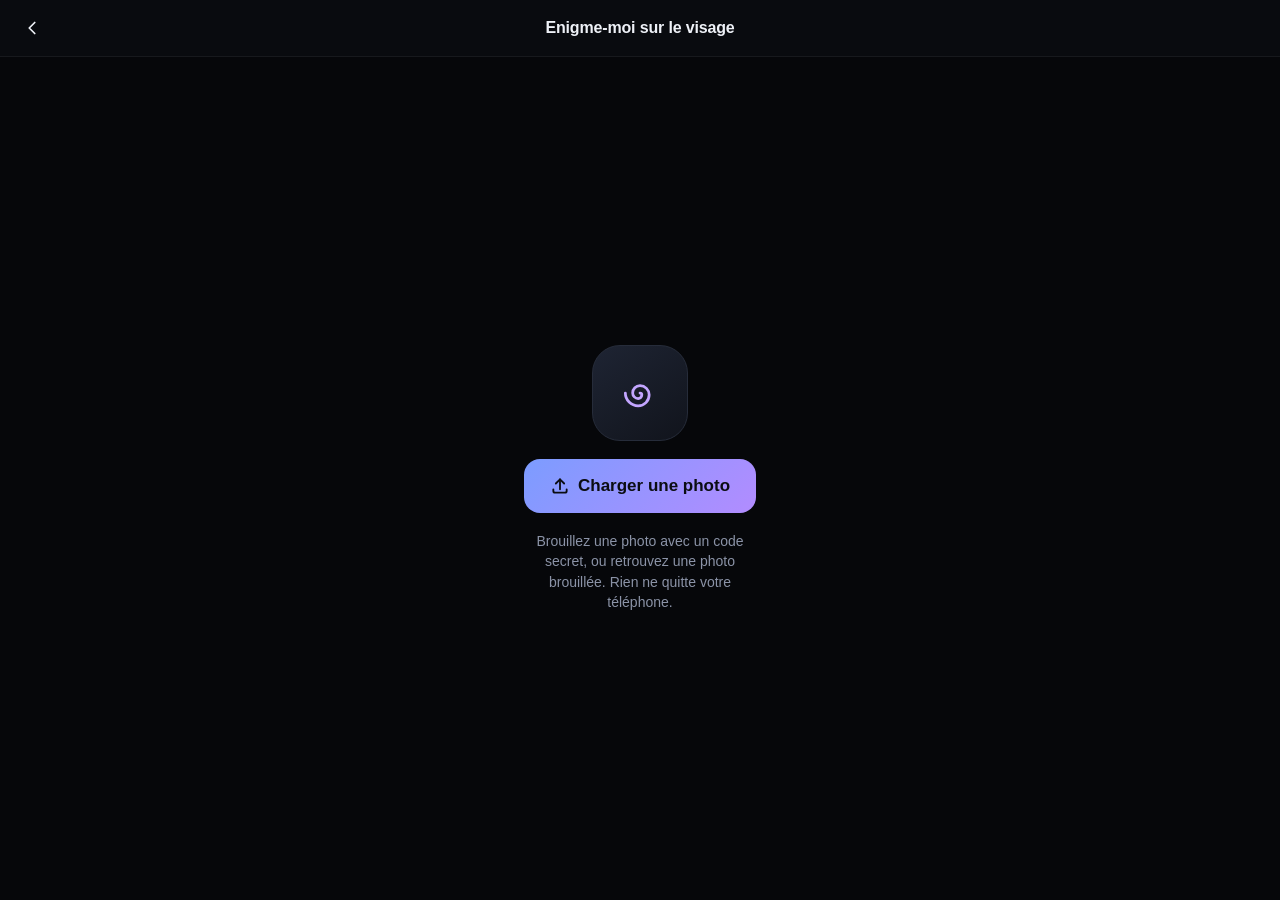
<file: tools/secret/index.html>
<!doctype html>
<html lang="fr">
<head>
  <meta charset="utf-8">
  <meta name="viewport" content="width=device-width, initial-scale=1, maximum-scale=1, user-scalable=no, viewport-fit=cover">
  <meta name="theme-color" content="#0b0d12">
  <meta name="color-scheme" content="dark">
  <meta name="apple-mobile-web-app-capable" content="yes">
  <meta name="mobile-web-app-capable" content="yes">
  <meta name="apple-mobile-web-app-status-bar-style" content="black-translucent">
  <meta name="apple-mobile-web-app-title" content="Enigme-moi sur le visage">
  <meta name="format-detection" content="telephone=no">
  <title>Enigme-moi sur le visage</title>
  <link rel="manifest" href="../../manifest.webmanifest">
  <link rel="icon" href="../../assets/icons/icon.svg" type="image/svg+xml">
  <link rel="apple-touch-icon" href="../../assets/icons/apple-touch-icon.png">
  <link rel="stylesheet" href="secret.css">
</head>
<body>
  <div class="app">
    <!-- Barre du haut -->
    <header class="topbar" id="topbar">
      <div class="topbar-left">
        <a class="icon-btn" href="../../index.html" aria-label="Retour à l'accueil">
          <svg viewBox="0 0 24 24"><path d="M15 6l-6 6 6 6"/></svg>
        </a>
        <label class="icon-btn" for="file-input" id="btn-new" aria-label="Choisir une autre photo" hidden>
          <svg viewBox="0 0 24 24"><rect x="3" y="5" width="18" height="15" rx="3"/><circle cx="9" cy="11" r="2"/><path d="M21 16l-4-4-7 8"/></svg>
        </label>
      </div>
      <h1 class="title"><span class="nowrap">Enigme-moi</span> sur le visage</h1>
      <div class="topbar-right"></div>
    </header>

    <!-- Tableau -->
    <main class="stage" id="stage">
      <div class="empty" id="empty">
        <div class="empty-art" aria-hidden="true">
          <svg viewBox="0 0 24 24"><path d="M12 12a1 1 0 0 1 1 1 2 2 0 0 1-2 2 3 3 0 0 1-3-3 4 4 0 0 1 4-4 5 5 0 0 1 5 5 6 6 0 0 1-6 6 7 7 0 0 1-7-7"/></svg>
        </div>
        <label class="btn btn-primary btn-big" for="file-input">
          <svg viewBox="0 0 24 24"><path d="M12 16V4"/><path d="M7 9l5-5 5 5"/><path d="M4 16v2a2 2 0 002 2h12a2 2 0 002-2v-2"/></svg>
          Charger une photo
        </label>
        <p class="empty-hint">Brouillez une photo avec un code secret, ou retrouvez une photo brouillée. Rien ne quitte votre téléphone.</p>
      </div>

      <div class="canvas-wrap" id="canvas-wrap" hidden>
        <canvas id="painting"></canvas>
        <canvas id="original"></canvas>
      </div>

      <div class="status" id="status" role="status" aria-live="polite" hidden>
        <span id="status-text"></span>
        <span class="progress"><span class="progress-bar" id="progress-bar"></span></span>
      </div>
      <button class="zoom-reset" id="btn-zoom-reset" type="button" hidden>Voir tout</button>
      <div class="toast" id="toast" role="status" aria-live="polite"></div>
    </main>

    <!-- Barres du bas -->
    <div class="bottom-bars" id="bottom-bars" hidden>
      <div class="controls">
        <div class="modes" role="group" aria-label="Action">
          <button type="button" class="mode is-active" id="mode-encode" aria-pressed="true">Encoder</button>
          <button type="button" class="mode" id="mode-decode" aria-pressed="false">Décoder</button>
        </div>
        <form class="code-row" id="code-form" autocomplete="off">
          <span class="code-field">
            <input type="text" class="is-masked" id="code" placeholder="Code secret" autocomplete="off" autocapitalize="off" autocorrect="off" spellcheck="false" enterkeyhint="go" aria-label="Code secret">
            <button type="button" class="code-eye" id="btn-eye" aria-label="Afficher le code" aria-pressed="false"><svg viewBox="0 0 24 24"><path d="M2 12s3.5-7 10-7 10 7 10 7-3.5 7-10 7S2 12 2 12z"/><circle cx="12" cy="12" r="3"/></svg></button>
          </span>
          <button type="submit" class="btn btn-primary code-ok" id="btn-ok">OK</button>
        </form>
        <p class="hint" id="hint"></p>
      </div>
      <nav class="toolbar" aria-label="Actions">
        <button type="button" class="tool" id="btn-original" aria-label="Maintenir pour voir l'original">
          <svg viewBox="0 0 24 24"><path d="M2 12s3.5-7 10-7 10 7 10 7-3.5 7-10 7S2 12 2 12z"/><circle cx="12" cy="12" r="3"/></svg>
          <span>Original</span>
        </button>
        <button type="button" class="tool tool--save" id="btn-save" disabled>
          <svg viewBox="0 0 24 24"><path d="M12 4v11"/><path d="M7 10l5 5 5-5"/><path d="M5 19h14"/></svg>
          <span>Exporter</span>
        </button>
      </nav>
    </div>
  </div>

  <!-- Feuille d'export -->
  <div class="sheet-backdrop" id="save-sheet" hidden>
    <div class="sheet" role="dialog" aria-modal="true" aria-labelledby="save-title">
      <div class="sheet-grabber" aria-hidden="true"></div>
      <h2 id="save-title">Votre photo est prête</h2>
      <div class="sheet-preview"><img id="save-preview" alt="Aperçu de la photo"></div>
      <p class="sheet-hint" id="save-hint"></p>
      <div class="sheet-actions">
        <button type="button" class="btn btn-primary btn-big" id="btn-share">
          <svg viewBox="0 0 24 24"><path d="M12 15V3"/><path d="M7.5 7.5L12 3l4.5 4.5"/><path d="M6 11H5a1 1 0 00-1 1v8a1 1 0 001 1h14a1 1 0 001-1v-8a1 1 0 00-1-1h-1"/></svg>
          Enregistrer dans Photos
        </button>
        <a class="btn btn-ghost btn-big" id="btn-download" download>Télécharger le fichier</a>
        <button type="button" class="btn btn-ghost" id="btn-close-sheet">Continuer</button>
      </div>
    </div>
  </div>

  <input type="file" id="file-input" accept="image/*" hidden>
  <script src="secret.js"></script>
  <script src="../../assets/js/register-sw.js"></script>
</body>
</html>
</file>
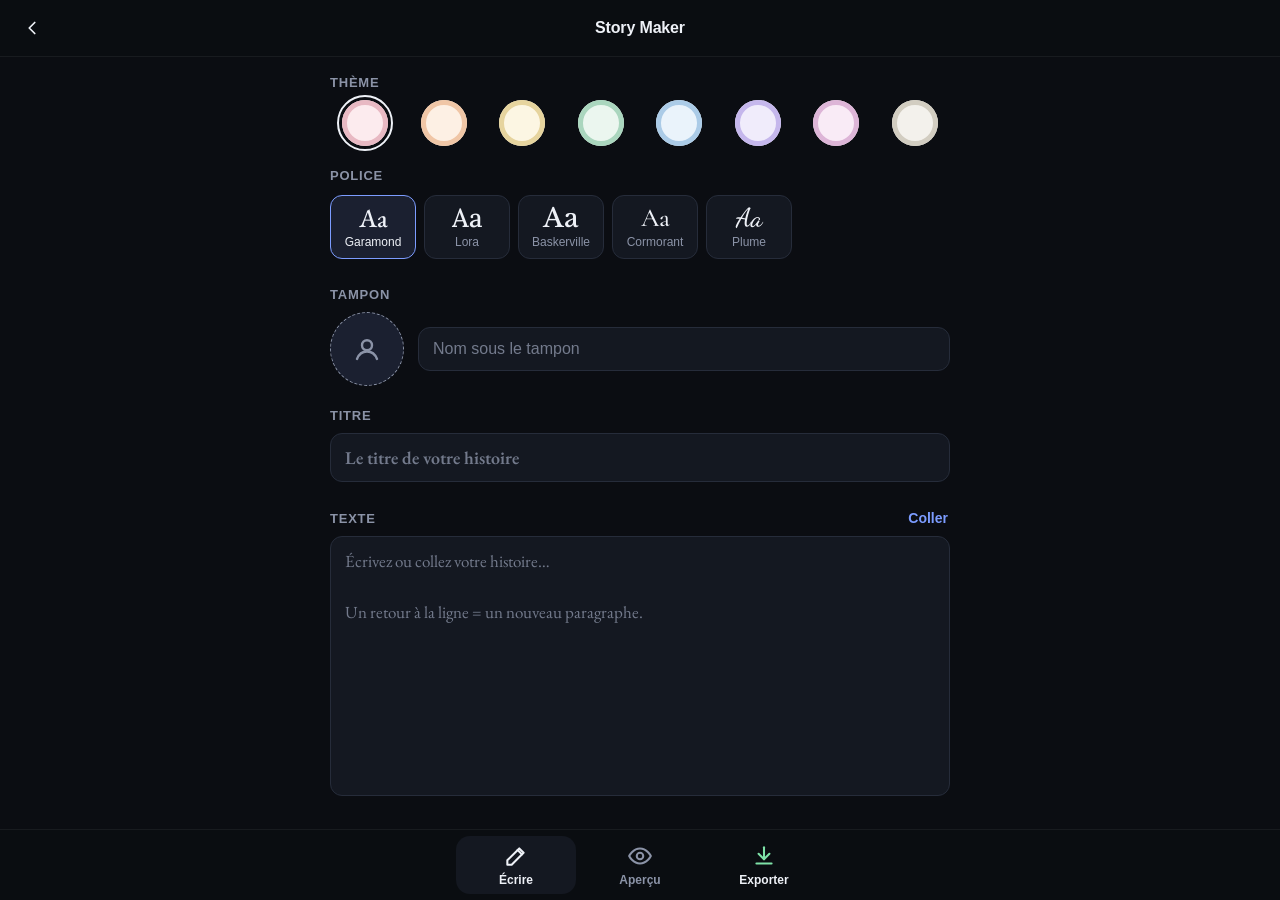
<file: tools/story/index.html>
<!doctype html>
<html lang="fr">
<head>
  <meta charset="utf-8">
  <meta name="viewport" content="width=device-width, initial-scale=1, viewport-fit=cover">
  <meta name="theme-color" content="#0b0d12">
  <meta name="color-scheme" content="dark">
  <meta name="apple-mobile-web-app-capable" content="yes">
  <meta name="mobile-web-app-capable" content="yes">
  <meta name="apple-mobile-web-app-status-bar-style" content="black-translucent">
  <meta name="apple-mobile-web-app-title" content="Story Maker">
  <meta name="format-detection" content="telephone=no">
  <title>Story Maker</title>
  <link rel="manifest" href="../../manifest.webmanifest">
  <link rel="icon" href="../../assets/icons/icon.svg" type="image/svg+xml">
  <link rel="apple-touch-icon" href="../../assets/icons/apple-touch-icon.png">
  <link rel="stylesheet" href="story.css">
</head>
<body>
  <div class="app">
    <header class="topbar" id="topbar">
      <div class="topbar-left">
        <a class="icon-btn" href="../../index.html" aria-label="Retour à l'accueil">
          <svg viewBox="0 0 24 24"><path d="M15 6l-6 6 6 6"/></svg>
        </a>
      </div>
      <h1 class="title">Story Maker</h1>
      <div class="topbar-right"></div>
    </header>

    <!-- Rédaction -->
    <main class="scroller" id="edit">
      <section class="field">
        <h2 class="field-label">Thème</h2>
        <div class="swatches" id="themes" role="radiogroup" aria-label="Thème"></div>
      </section>

      <section class="field">
        <h2 class="field-label">Police</h2>
        <div class="fonts" id="fonts" role="radiogroup" aria-label="Police"></div>
      </section>

      <section class="field">
        <h2 class="field-label">Tampon</h2>
        <div class="stamp-row">
          <label class="avatar" for="photo-input" id="avatar" aria-label="Choisir la photo du tampon">
            <svg viewBox="0 0 24 24"><circle cx="12" cy="9" r="4"/><path d="M4 20c1.5-4 4.5-6 8-6s6.5 2 8 6"/></svg>
            <img id="avatar-img" alt="" hidden>
          </label>
          <div class="stamp-fields">
            <input type="text" id="name" class="input" placeholder="Nom sous le tampon" maxlength="40" autocomplete="off" autocorrect="off" spellcheck="false">
            <button type="button" class="link-btn" id="btn-photo-clear" hidden>Retirer la photo</button>
          </div>
        </div>
      </section>

      <section class="field">
        <label class="field-label" for="title-input">Titre</label>
        <input type="text" id="title-input" class="input input--title" placeholder="Le titre de votre histoire" maxlength="120" autocomplete="off">
      </section>

      <section class="field">
        <div class="field-head">
          <label class="field-label" for="text">Texte</label>
          <button type="button" class="link-btn" id="btn-paste">Coller</button>
        </div>
        <textarea id="text" class="input textarea" placeholder="Écrivez ou collez votre histoire…&#10;&#10;Un retour à la ligne = un nouveau paragraphe."></textarea>
        <p class="counter" id="counter"></p>
      </section>
    </main>

    <!-- Aperçu -->
    <main class="scroller preview" id="preview" hidden>
      <canvas id="letter" aria-label="Aperçu de la lettre"></canvas>
    </main>

    <div class="toast" id="toast" role="status" aria-live="polite"></div>

    <nav class="toolbar" id="toolbar" aria-label="Actions">
      <button type="button" class="tool is-active" id="btn-edit" aria-pressed="true">
        <svg viewBox="0 0 24 24"><path d="M4 20h4L19 9l-4-4L4 16z"/><path d="M13.5 6.5l4 4"/></svg>
        <span>Écrire</span>
      </button>
      <button type="button" class="tool" id="btn-preview" aria-pressed="false">
        <svg viewBox="0 0 24 24"><path d="M2 12s3.5-7 10-7 10 7 10 7-3.5 7-10 7S2 12 2 12z"/><circle cx="12" cy="12" r="3"/></svg>
        <span>Aperçu</span>
      </button>
      <button type="button" class="tool tool--save" id="btn-save">
        <svg viewBox="0 0 24 24"><path d="M12 4v11"/><path d="M7 10l5 5 5-5"/><path d="M5 19h14"/></svg>
        <span>Exporter</span>
      </button>
    </nav>
  </div>

  <!-- Feuille d'export -->
  <div class="sheet-backdrop" id="save-sheet" hidden>
    <div class="sheet" role="dialog" aria-modal="true" aria-labelledby="save-title">
      <div class="sheet-grabber" aria-hidden="true"></div>
      <h2 id="save-title">Votre lettre est prête</h2>
      <div class="sheet-preview"><img id="save-preview" alt="Aperçu de la lettre"></div>
      <p class="sheet-hint" id="save-hint"></p>
      <div class="sheet-actions">
        <button type="button" class="btn btn-primary btn-big" id="btn-share">
          <svg viewBox="0 0 24 24"><path d="M12 15V3"/><path d="M7.5 7.5L12 3l4.5 4.5"/><path d="M6 11H5a1 1 0 00-1 1v8a1 1 0 001 1h14a1 1 0 001-1v-8a1 1 0 00-1-1h-1"/></svg>
          Enregistrer dans Photos
        </button>
        <a class="btn btn-ghost btn-big" id="btn-download" download>Télécharger le fichier</a>
        <button type="button" class="btn btn-ghost" id="btn-close-sheet">Continuer</button>
      </div>
    </div>
  </div>

  <input type="file" id="photo-input" accept="image/*" hidden>
  <script src="letter.js"></script>
  <script src="story.js"></script>
  <script src="../../assets/js/register-sw.js"></script>
</body>
</html>
</file>
<file: assets/css/home.css>
:root {
  --bg: #0b0d12;
  --bg-2: #12151d;
  --card: #171b25;
  --card-hover: #1d2230;
  --border: #262c3a;
  --text: #eef1f7;
  --muted: #8b93a7;
  --accent: #7c9cff;
  --accent-2: #b28cff;
  --font: -apple-system, BlinkMacSystemFont, "SF Pro Text", "Segoe UI", Roboto, "Helvetica Neue", Arial, sans-serif;
}

* { box-sizing: border-box; }

html, body {
  margin: 0;
  min-height: 100%;
  background: var(--bg);
  color: var(--text);
  font-family: var(--font);
  -webkit-font-smoothing: antialiased;
  -webkit-text-size-adjust: 100%;
  -webkit-tap-highlight-color: transparent;
}

body {
  background:
    radial-gradient(120% 60% at 50% -10%, rgba(124, 156, 255, 0.16), transparent 60%),
    var(--bg);
  min-height: 100vh;
  min-height: 100dvh;
}

.home {
  max-width: 560px;
  margin: 0 auto;
  min-height: 100vh;
  min-height: 100dvh;
  display: flex;
  flex-direction: column;
  padding:
    calc(env(safe-area-inset-top) + 48px)
    calc(env(safe-area-inset-right) + 20px)
    calc(env(safe-area-inset-bottom) + 24px)
    calc(env(safe-area-inset-left) + 20px);
}

.home-header { text-align: center; margin-bottom: 24px; }

/* Avatar rond façon photo de profil Twitter / X : photo recadrée dans un cercle,
   entourée d'un anneau de la couleur du fond. */
.logo {
  width: 112px;
  height: 112px;
  margin: 0 auto 18px;
  border-radius: 50%;
  overflow: hidden;
  border: 4px solid var(--bg);
  outline: 1px solid var(--border);
  background: var(--card);
  box-shadow: 0 12px 30px rgba(0, 0, 0, 0.45);
}

.logo img {
  display: block;
  width: 100%;
  height: 100%;
  object-fit: cover;
  object-position: center;
}

.tagline a {
  color: var(--accent);
  font-weight: 600;
  text-decoration: none;
}

h1 {
  margin: 0;
  font-size: 34px;
  letter-spacing: -0.02em;
  font-weight: 800;
  line-height: 1.1;
  text-wrap: balance;
  background: linear-gradient(90deg, #ffffff, #c9d4ff);
  -webkit-background-clip: text;
  background-clip: text;
  color: transparent;
}

.tagline {
  margin: 10px auto 0;
  max-width: 34ch;
  color: var(--muted);
  font-size: 15px;
  line-height: 1.45;
}

.tools { display: flex; flex-direction: column; gap: 12px; }

.tool-card {
  display: flex;
  align-items: center;
  gap: 14px;
  padding: 16px;
  min-height: 76px;
  border-radius: 18px;
  background: var(--card);
  border: 1px solid var(--border);
  color: inherit;
  text-decoration: none;
  transition: transform 0.12s ease, background 0.15s ease;
}

.tool-card:active { transform: scale(0.98); background: var(--card-hover); }
@media (hover: hover) { .tool-card:hover { background: var(--card-hover); } }

.tool-icon {
  flex: none;
  width: 48px;
  height: 48px;
  border-radius: 14px;
  display: grid;
  place-items: center;
  color: #fff;
}

.tool-icon--retouche { background: linear-gradient(145deg, var(--accent), var(--accent-2)); }
.tool-icon--mosaic { background: linear-gradient(145deg, #ffb86b, #ff6fa8); }
.tool-icon--gif { background: linear-gradient(145deg, #7ee2a8, #2fb3a0); }
.tool-icon--impressionne { background: linear-gradient(145deg, #f0c27b, #6f93b8); }
.tool-icon--croque { background: linear-gradient(145deg, #a8a29a, #3a3735); }
.tool-icon--neon { background: linear-gradient(145deg, #ff3fb4, #7b3cff); }
.tool-icon--pixel { background: linear-gradient(145deg, #7ee2a8, #4a7bd8); }
.tool-icon--secret { background: linear-gradient(145deg, #c3a6ff, #3a2a6b); }
.tool-icon--story { background: linear-gradient(145deg, #fcebee, #e8b9c3 45%, #b26a7b); color: #3b272c; }
.tool-icon--noel { background: linear-gradient(145deg, #e3263a, #1d7a3b); }
.tool-icon--gazette { background: linear-gradient(145deg, #d9d4c7, #4a4640); }
.tool-icon--tools { background: linear-gradient(145deg, var(--accent), #ffb86b 55%, #2fb3a0); }
.tool-icon--filters { background: linear-gradient(145deg, #f0c27b, #a8a29a 45%, #ff3fb4); }

.tool-text { flex: 1; display: flex; flex-direction: column; gap: 3px; min-width: 0; }
.tool-name { font-size: 17px; font-weight: 650; }
.tool-desc { font-size: 14px; color: var(--muted); }
.tool-chevron { color: var(--muted); flex: none; }

/* ---------- Groupe dépliable (accordéon) ---------- */
.tool-group { display: flex; flex-direction: column; }
.group-toggle { width: 100%; font: inherit; text-align: left; cursor: pointer; -webkit-tap-highlight-color: transparent; }
.group-chevron svg { display: block; transition: transform 0.25s ease; }
.group-toggle[aria-expanded="true"] .group-chevron svg { transform: rotate(90deg); }

/* grid 0fr → 1fr : la hauteur s'anime sans la connaître à l'avance */
.group-panel {
  display: grid;
  grid-template-rows: 0fr;
  opacity: 0;
  visibility: hidden;
  transition: grid-template-rows 0.3s ease, opacity 0.25s ease, visibility 0s linear 0.3s;
}
.tool-group.is-open .group-panel {
  grid-template-rows: 1fr;
  opacity: 1;
  visibility: visible;
  transition: grid-template-rows 0.3s ease, opacity 0.25s ease 0.05s, visibility 0s;
}
.group-inner {
  min-height: 0;
  overflow: hidden;
  display: flex;
  flex-direction: column;
  gap: 12px;
  padding-left: 14px;
  margin-left: 6px;
  border-left: 2px solid var(--border);
}
.group-inner > :first-child { margin-top: 12px; }
@media (prefers-reduced-motion: reduce) {
  .group-panel, .tool-group.is-open .group-panel, .group-chevron svg { transition: none; }
}

/* ---------- Texte d'accueil ---------- */
.manifesto {
  margin: 0 0 28px;
  padding: 16px 18px;
  border-radius: 18px;
  background: var(--bg-2);
  border: 1px solid var(--border);
  color: var(--muted);
  font-size: 14.5px;
  line-height: 1.5;
}
.manifesto p { margin: 0; }
.manifesto-motto { margin-top: 10px !important; color: var(--text); font-weight: 600; font-style: italic; }
.manifesto-list { margin: 10px 0 0; padding: 0; list-style: none; display: grid; gap: 4px; }
.manifesto-list li { position: relative; padding-left: 22px; }
.manifesto-list li::before {
  content: "";
  position: absolute; left: 2px; top: 0.45em;
  width: 10px; height: 6px;
  border-left: 2px solid #7ee2a8; border-bottom: 2px solid #7ee2a8;
  transform: rotate(-45deg);
}

.home-footer { margin-top: auto; padding-top: 40px; text-align: center; display: flex; flex-direction: column; align-items: center; gap: 14px; }
.contact { margin: 0; color: var(--muted); font-size: 15px; }
.contact a { color: var(--accent); font-weight: 600; text-decoration: none; }
.nowrap { white-space: nowrap; }

.offline-badge {
  font-size: 13px;
  color: var(--muted);
  padding: 6px 12px;
  border-radius: 999px;
  border: 1px solid var(--border);
  background: var(--bg-2);
}

.offline-badge.is-ready { color: #7ee2a8; }
</file>
<file: tools/croque/croque.css>
:root {
  --bg: #0b0d12;
  --stage: #06070a;
  --surface: #141821;
  --surface-2: #1b2030;
  --border: #262c3a;
  --text: #eef1f7;
  --muted: #8b93a7;
  --accent: #7c9cff;
  --accent-2: #b28cff;
  --accent-ink: #0b0d12;
  --danger: #ff6b6b;
  --radius: 14px;
  --bar-bg: rgba(11, 13, 18, 0.7);
  --top-h: 56px;    /* mis à jour par le JS */
  --bottom-h: 70px; /* mis à jour par le JS */
  --font: -apple-system, BlinkMacSystemFont, "SF Pro Text", "Segoe UI", Roboto, "Helvetica Neue", Arial, sans-serif;
  --safe-top: env(safe-area-inset-top);
  --safe-bottom: env(safe-area-inset-bottom);
  --safe-left: env(safe-area-inset-left);
  --safe-right: env(safe-area-inset-right);
}

* { box-sizing: border-box; }

html, body {
  margin: 0;
  height: 100%;
  overflow: hidden;
  overscroll-behavior: none;
  background: var(--bg);
  color: var(--text);
  font-family: var(--font);
  -webkit-font-smoothing: antialiased;
  -webkit-text-size-adjust: 100%;
  -webkit-tap-highlight-color: transparent;
  -webkit-user-select: none;
  user-select: none;
  -webkit-touch-callout: none;
}

[hidden] { display: none !important; }

svg {
  width: 22px;
  height: 22px;
  fill: none;
  stroke: currentColor;
  stroke-width: 1.9;
  stroke-linecap: round;
  stroke-linejoin: round;
  flex: none;
}

button, label, a, input { font: inherit; color: inherit; touch-action: manipulation; }
button { -webkit-appearance: none; appearance: none; background: none; border: 0; padding: 0; cursor: pointer; }

/* ---------- Structure ---------- */
.app {
  position: fixed;
  inset: 0;
  display: flex;
  flex-direction: column;
}

.topbar {
  position: absolute;
  top: 0;
  left: 0;
  right: 0;
  display: flex;
  align-items: center;
  gap: 8px;
  padding: calc(var(--safe-top) + 6px) calc(var(--safe-right) + 10px) 6px calc(var(--safe-left) + 10px);
  min-height: calc(var(--safe-top) + 56px);
  background: var(--bar-bg);
  border-bottom: 1px solid rgba(255, 255, 255, 0.06);
  z-index: 5;
}

.topbar-left, .topbar-right { display: flex; gap: 4px; flex: 1 0 92px; }
.topbar-right { justify-content: flex-end; }

.title {
  margin: 0;
  min-width: 0;
  font-size: 16px;
  font-weight: 650;
  line-height: 1.15;
  letter-spacing: -0.01em;
  text-align: center;
  text-wrap: balance; /* nom long : deux lignes équilibrées */
}
.title .nowrap { white-space: nowrap; }
@media (max-width: 359px) { .title { font-size: 12px; } }

.icon-btn {
  width: 44px;
  height: 44px;
  border-radius: 12px;
  display: grid;
  place-items: center;
  color: var(--text);
  text-decoration: none;
  transition: background 0.15s, opacity 0.15s, transform 0.1s;
}
.icon-btn:active { background: var(--surface-2); transform: scale(0.94); }
.icon-btn:disabled { opacity: 0.28; }
.icon-btn:disabled:active { background: none; transform: none; }
.history .icon-btn:not(:disabled) { background: var(--surface); }

/* ---------- Scène ---------- */
/* La photo occupe tout l'écran ; les barres flottent par-dessus. */
.stage {
  position: absolute;
  inset: 0;
  overflow: hidden;
  background: var(--stage);
  touch-action: none;
}

.empty {
  position: absolute;
  inset: 0;
  display: flex;
  flex-direction: column;
  align-items: center;
  justify-content: center;
  gap: 18px;
  padding: calc(var(--top-h) + 24px) 24px calc(var(--bottom-h) + 24px);
  text-align: center;
}

.empty-hint { margin: 0; color: var(--muted); font-size: 14px; max-width: 30ch; line-height: 1.45; }

.canvas-wrap {
  position: absolute;
  transform-origin: 0 0;
  will-change: transform;
}

.canvas-wrap canvas {
  position: absolute;
  inset: 0;
  width: 100%;
  height: 100%;
  display: block;
}
.zoom-reset {
  position: absolute;
  top: calc(var(--top-h) + 10px);
  right: calc(var(--safe-right) + 10px);
  padding: 8px 14px;
  border-radius: 999px;
  font-size: 13px;
  font-weight: 600;
  background: rgba(20, 24, 33, 0.85);
  border: 1px solid var(--border);
  -webkit-backdrop-filter: blur(10px);
  backdrop-filter: blur(10px);
}

.toast {
  position: absolute;
  left: 50%;
  bottom: calc(var(--bottom-h) + 14px);
  transform: translate(-50%, 20px);
  padding: 9px 16px;
  border-radius: 999px;
  background: rgba(20, 24, 33, 0.92);
  border: 1px solid var(--border);
  font-size: 14px;
  font-weight: 550;
  white-space: nowrap;
  opacity: 0;
  pointer-events: none;
  transition: opacity 0.2s, transform 0.2s;
  -webkit-backdrop-filter: blur(10px);
  backdrop-filter: blur(10px);
}
.toast.is-visible { opacity: 1; transform: translate(-50%, 0); }

/* ---------- Barres du bas ---------- */
.bottom-bars {
  position: absolute;
  left: 0;
  right: 0;
  bottom: 0;
  z-index: 5;
  background: var(--bar-bg);
  border-top: 1px solid rgba(255, 255, 255, 0.06);
}

.slider { display: flex; align-items: center; gap: 12px; min-height: 40px; }
.slider-label { font-size: 13px; color: var(--muted); width: 58px; flex: none; }
.slider output { width: 26px; text-align: right; font-size: 13px; font-variant-numeric: tabular-nums; color: var(--muted); }

input[type="range"] {
  -webkit-appearance: none;
  appearance: none;
  flex: 1;
  min-width: 0;
  height: 40px;
  background: transparent;
  margin: 0;
  touch-action: pan-x;
}
input[type="range"]::-webkit-slider-runnable-track {
  height: 6px;
  border-radius: 3px;
  background: linear-gradient(90deg, var(--accent), var(--accent-2));
}
input[type="range"]::-moz-range-track { height: 6px; border-radius: 3px; background: linear-gradient(90deg, var(--accent), var(--accent-2)); }
input[type="range"]::-webkit-slider-thumb {
  -webkit-appearance: none;
  width: 28px;
  height: 28px;
  margin-top: -11px;
  border-radius: 50%;
  background: #fff;
  border: 0;
  box-shadow: 0 2px 8px rgba(0, 0, 0, 0.5);
}
input[type="range"]::-moz-range-thumb { width: 28px; height: 28px; border-radius: 50%; background: #fff; border: 0; box-shadow: 0 2px 8px rgba(0,0,0,.5); }

/* ---------- Boutons ---------- */
.btn {
  display: inline-flex;
  align-items: center;
  justify-content: center;
  gap: 8px;
  min-height: 40px;
  padding: 0 14px;
  border-radius: 12px;
  font-size: 15px;
  font-weight: 650;
  text-decoration: none;
  cursor: pointer;
  transition: transform 0.1s, opacity 0.15s, background 0.15s;
}
.btn:active { transform: scale(0.97); }
.btn svg { width: 20px; height: 20px; stroke-width: 2.2; }
.btn-primary { background: linear-gradient(135deg, var(--accent), var(--accent-2)); color: var(--accent-ink); }
.btn-ghost { background: var(--surface-2); color: var(--text); }
.btn-big { min-height: 54px; padding: 0 26px; font-size: 17px; border-radius: 16px; }
.btn-icon-only { width: 40px; padding: 0; }

/* ---------- Barre d'outils ---------- */
.toolbar {
  display: grid;
  grid-template-columns: repeat(4, 1fr);
  gap: 4px;
  padding: 6px calc(var(--safe-right) + 8px) calc(var(--safe-bottom) + 6px) calc(var(--safe-left) + 8px);
}

.tool {
  display: flex;
  flex-direction: column;
  align-items: center;
  justify-content: center;
  gap: 4px;
  min-height: 58px;
  border-radius: 14px;
  color: var(--muted);
  font-size: 12px;
  font-weight: 600;
  transition: background 0.15s, color 0.15s, transform 0.1s, opacity 0.15s;
}
.tool svg { width: 26px; height: 26px; }
.tool:active { transform: scale(0.94); }
.tool:disabled { opacity: 0.3; }
.tool--save:not(:disabled) { color: var(--text); }
.tool--save:not(:disabled) svg { color: #7ee2a8; }

/* ---------- Feuille d'export ---------- */
.sheet-backdrop {
  position: fixed;
  inset: 0;
  z-index: 20;
  display: flex;
  align-items: flex-end;
  justify-content: center;
  background: rgba(0, 0, 0, 0.6);
  animation: fade 0.2s ease;
}

.sheet {
  width: 100%;
  max-width: 520px;
  max-height: calc(100% - var(--safe-top) - 20px);
  display: flex;
  flex-direction: column;
  gap: 12px;
  padding: 8px calc(var(--safe-right) + 18px) calc(var(--safe-bottom) + 18px) calc(var(--safe-left) + 18px);
  border-radius: 22px 22px 0 0;
  background: var(--surface);
  border-top: 1px solid var(--border);
  animation: slide-up 0.25s cubic-bezier(.2,.8,.2,1);
}

.sheet-grabber { width: 40px; height: 5px; border-radius: 3px; background: var(--border); margin: 0 auto 4px; }
.sheet h2 { margin: 0; font-size: 19px; text-align: center; }

.sheet-preview {
  flex: 1 1 auto;
  min-height: 0;
  display: flex;
  justify-content: center;
}
.sheet-preview img {
  max-width: 100%;
  max-height: 42vh;
  max-height: 42dvh;
  border-radius: 12px;
  object-fit: contain;
  background: var(--stage);
  -webkit-touch-callout: default; /* appui long → « Ajouter à Photos » */
}

.sheet-hint { margin: 0; text-align: center; font-size: 13px; color: var(--muted); line-height: 1.4; }
.sheet-actions { display: flex; flex-direction: column; gap: 8px; }
.sheet-actions .btn { width: 100%; }

@keyframes fade { from { opacity: 0; } }
@keyframes slide-up { from { transform: translateY(100%); } }

/* ---------- Croque-moi les fesses ---------- */
.empty-art {
  width: 96px;
  height: 96px;
  border-radius: 28px;
  display: grid;
  place-items: center;
  background: linear-gradient(145deg, #1e2433, #11141c);
  border: 1px solid var(--border);
  color: #f0c27b;
}
.empty-art svg { width: 44px; height: 44px; stroke-width: 1.5; }
#original { opacity: 0; pointer-events: none; transition: opacity 0.12s; }
.canvas-wrap.show-original #original { opacity: 1; }
.canvas-wrap.show-original .points { display: none; }

/* Points de finesse : l'anneau suit la photo, la pastille garde sa taille à l'écran */
.points { position: absolute; inset: 0; overflow: hidden; pointer-events: none; }
.point-ring, .point-dot { position: absolute; border-radius: 50%; transform: translate(-50%, -50%); }
.point-ring { aspect-ratio: 1; border: calc(1px / var(--z, 1)) dashed rgba(255, 255, 255, 0.3); }
.point-dot {
  width: calc(10px / var(--z, 1));
  height: calc(10px / var(--z, 1));
  background: #f0c27b;
  box-shadow: 0 0 0 calc(2px / var(--z, 1)) rgba(0, 0, 0, 0.35);
}

.status {
  position: absolute;
  top: calc(var(--top-h) + 10px);
  left: 50%;
  transform: translateX(-50%);
  width: 180px;
  padding: 8px 14px 10px;
  border-radius: 14px;
  background: rgba(20, 24, 33, 0.85);
  border: 1px solid var(--border);
  font-size: 13px;
  font-weight: 600;
  text-align: center;
  pointer-events: none;
  z-index: 2;
}
.progress { display: block; height: 4px; margin-top: 7px; border-radius: 2px; background: var(--surface-2); overflow: hidden; }
.progress-bar { display: block; height: 100%; width: 0; background: linear-gradient(90deg, #f0c27b, #6f93b8); transition: width 0.2s; }

.controls { padding: 10px calc(var(--safe-right) + 14px) 0 calc(var(--safe-left) + 14px); }
.hint { margin: 0; color: var(--muted); font-size: 13px; line-height: 1.3; text-align: center; }
.slider .end { width: auto; color: var(--text); font-size: 13px; }
.slider { max-width: 560px; margin: 0 auto; }
#btn-original { -webkit-user-select: none; user-select: none; touch-action: none; }

@media (max-height: 640px) { .tool { min-height: 50px; } }
@media (min-width: 700px) { .toolbar { grid-template-columns: repeat(4, 110px); justify-content: center; } }
</file>
<file: tools/gazette/gazette.css>
/* Gazette-moi : styles. 100 % local. */

:root {
  --bg: #0b0d12;
  --stage: #06070a;
  --surface: #141821;
  --surface-2: #1b2030;
  --border: #262c3a;
  --text: #eef1f7;
  --muted: #8b93a7;
  --accent: #7c9cff;
  --accent-2: #b28cff;
  --accent-ink: #0b0d12;
  --danger: #ff6b6b;
  --radius: 14px;
  --bar-bg: rgba(11, 13, 18, 0.7);
  --top-h: 56px;    /* mis à jour par le JS */
  --bottom-h: 70px; /* mis à jour par le JS */
  --font: -apple-system, BlinkMacSystemFont, "SF Pro Text", "Segoe UI", Roboto, "Helvetica Neue", Arial, sans-serif;
  --safe-top: env(safe-area-inset-top);
  --safe-bottom: env(safe-area-inset-bottom);
  --safe-left: env(safe-area-inset-left);
  --safe-right: env(safe-area-inset-right);
}

* { box-sizing: border-box; }

html, body {
  margin: 0;
  height: 100%;
  overflow: hidden;
  overscroll-behavior: none;
  background: var(--bg);
  color: var(--text);
  font-family: var(--font);
  -webkit-font-smoothing: antialiased;
  -webkit-text-size-adjust: 100%;
  -webkit-tap-highlight-color: transparent;
  -webkit-user-select: none;
  user-select: none;
  -webkit-touch-callout: none;
}

[hidden] { display: none !important; }

svg {
  width: 22px;
  height: 22px;
  fill: none;
  stroke: currentColor;
  stroke-width: 1.9;
  stroke-linecap: round;
  stroke-linejoin: round;
  flex: none;
}

button, label, a, input { font: inherit; color: inherit; touch-action: manipulation; }
button { -webkit-appearance: none; appearance: none; background: none; border: 0; padding: 0; cursor: pointer; }

/* ---------- Structure ---------- */
.app {
  position: fixed;
  inset: 0;
  display: flex;
  flex-direction: column;
}

.topbar {
  position: absolute;
  top: 0;
  left: 0;
  right: 0;
  display: flex;
  align-items: center;
  gap: 8px;
  padding: calc(var(--safe-top) + 6px) calc(var(--safe-right) + 10px) 6px calc(var(--safe-left) + 10px);
  min-height: calc(var(--safe-top) + 56px);
  background: var(--bar-bg);
  border-bottom: 1px solid rgba(255, 255, 255, 0.06);
  z-index: 5;
}

.topbar-left, .topbar-right { display: flex; gap: 4px; flex: 1 0 92px; }
.topbar-right { justify-content: flex-end; }

.title {
  margin: 0;
  min-width: 0;
  font-size: 16px;
  font-weight: 650;
  line-height: 1.15;
  letter-spacing: -0.01em;
  text-align: center;
  text-wrap: balance; /* nom long : deux lignes équilibrées */
}
.title .nowrap { white-space: nowrap; }
@media (max-width: 359px) { .title { font-size: 12px; } }

.icon-btn {
  width: 44px;
  height: 44px;
  border-radius: 12px;
  display: grid;
  place-items: center;
  color: var(--text);
  text-decoration: none;
  transition: background 0.15s, opacity 0.15s, transform 0.1s;
}
.icon-btn:active { background: var(--surface-2); transform: scale(0.94); }
.icon-btn:disabled { opacity: 0.28; }
.icon-btn:disabled:active { background: none; transform: none; }
.history .icon-btn:not(:disabled) { background: var(--surface); }

/* ---------- Scène ---------- */
/* La photo occupe tout l'écran ; les barres flottent par-dessus. */
.stage {
  position: absolute;
  inset: 0;
  overflow: hidden;
  background: var(--stage);
  touch-action: none;
}

.empty {
  position: absolute;
  inset: 0;
  display: flex;
  flex-direction: column;
  align-items: center;
  justify-content: center;
  gap: 18px;
  padding: calc(var(--top-h) + 24px) 24px calc(var(--bottom-h) + 24px);
  text-align: center;
}

.empty-hint { margin: 0; color: var(--muted); font-size: 14px; max-width: 30ch; line-height: 1.45; }

.canvas-wrap {
  position: absolute;
  transform-origin: 0 0;
  will-change: transform;
}

.canvas-wrap canvas {
  position: absolute;
  inset: 0;
  width: 100%;
  height: 100%;
  display: block;
}
.zoom-reset {
  position: absolute;
  top: calc(var(--top-h) + 10px);
  right: calc(var(--safe-right) + 10px);
  padding: 8px 14px;
  border-radius: 999px;
  font-size: 13px;
  font-weight: 600;
  background: rgba(20, 24, 33, 0.85);
  border: 1px solid var(--border);
  -webkit-backdrop-filter: blur(10px);
  backdrop-filter: blur(10px);
}

.toast {
  position: absolute;
  left: 50%;
  bottom: calc(var(--bottom-h) + 14px);
  transform: translate(-50%, 20px);
  padding: 9px 16px;
  border-radius: 999px;
  background: rgba(20, 24, 33, 0.92);
  border: 1px solid var(--border);
  font-size: 14px;
  font-weight: 550;
  white-space: nowrap;
  opacity: 0;
  pointer-events: none;
  transition: opacity 0.2s, transform 0.2s;
  -webkit-backdrop-filter: blur(10px);
  backdrop-filter: blur(10px);
}
.toast.is-visible { opacity: 1; transform: translate(-50%, 0); }

/* ---------- Barres du bas ---------- */
.bottom-bars {
  position: absolute;
  left: 0;
  right: 0;
  bottom: 0;
  z-index: 5;
  background: var(--bar-bg);
  border-top: 1px solid rgba(255, 255, 255, 0.06);
}

.slider { display: flex; align-items: center; gap: 12px; min-height: 40px; }
.slider-label { font-size: 13px; color: var(--muted); width: 58px; flex: none; }
.slider output { width: 26px; text-align: right; font-size: 13px; font-variant-numeric: tabular-nums; color: var(--muted); }

input[type="range"] {
  -webkit-appearance: none;
  appearance: none;
  flex: 1;
  min-width: 0;
  height: 40px;
  background: transparent;
  margin: 0;
  touch-action: pan-x;
}
input[type="range"]::-webkit-slider-runnable-track {
  height: 6px;
  border-radius: 3px;
  background: linear-gradient(90deg, var(--accent), var(--accent-2));
}
input[type="range"]::-moz-range-track { height: 6px; border-radius: 3px; background: linear-gradient(90deg, var(--accent), var(--accent-2)); }
input[type="range"]::-webkit-slider-thumb {
  -webkit-appearance: none;
  width: 28px;
  height: 28px;
  margin-top: -11px;
  border-radius: 50%;
  background: #fff;
  border: 0;
  box-shadow: 0 2px 8px rgba(0, 0, 0, 0.5);
}
input[type="range"]::-moz-range-thumb { width: 28px; height: 28px; border-radius: 50%; background: #fff; border: 0; box-shadow: 0 2px 8px rgba(0,0,0,.5); }

/* ---------- Boutons ---------- */
.btn {
  display: inline-flex;
  align-items: center;
  justify-content: center;
  gap: 8px;
  min-height: 40px;
  padding: 0 14px;
  border-radius: 12px;
  font-size: 15px;
  font-weight: 650;
  text-decoration: none;
  cursor: pointer;
  transition: transform 0.1s, opacity 0.15s, background 0.15s;
}
.btn:active { transform: scale(0.97); }
.btn svg { width: 20px; height: 20px; stroke-width: 2.2; }
.btn-primary { background: linear-gradient(135deg, var(--accent), var(--accent-2)); color: var(--accent-ink); }
.btn-ghost { background: var(--surface-2); color: var(--text); }
.btn-big { min-height: 54px; padding: 0 26px; font-size: 17px; border-radius: 16px; }
.btn-icon-only { width: 40px; padding: 0; }

/* ---------- Barre d'outils ---------- */
.toolbar {
  display: grid;
  grid-template-columns: repeat(4, 1fr);
  gap: 4px;
  padding: 6px calc(var(--safe-right) + 8px) calc(var(--safe-bottom) + 6px) calc(var(--safe-left) + 8px);
}

.tool {
  display: flex;
  flex-direction: column;
  align-items: center;
  justify-content: center;
  gap: 4px;
  min-height: 58px;
  border-radius: 14px;
  color: var(--muted);
  font-size: 12px;
  font-weight: 600;
  transition: background 0.15s, color 0.15s, transform 0.1s, opacity 0.15s;
}
.tool svg { width: 26px; height: 26px; }
.tool:active { transform: scale(0.94); }
.tool:disabled { opacity: 0.3; }
.tool--save:not(:disabled) { color: var(--text); }
.tool--save:not(:disabled) svg { color: #7ee2a8; }

/* ---------- Feuille d'export ---------- */
.sheet-backdrop {
  position: fixed;
  inset: 0;
  z-index: 20;
  display: flex;
  align-items: flex-end;
  justify-content: center;
  background: rgba(0, 0, 0, 0.6);
  animation: fade 0.2s ease;
}

.sheet {
  width: 100%;
  max-width: 520px;
  max-height: calc(100% - var(--safe-top) - 20px);
  display: flex;
  flex-direction: column;
  gap: 12px;
  padding: 8px calc(var(--safe-right) + 18px) calc(var(--safe-bottom) + 18px) calc(var(--safe-left) + 18px);
  border-radius: 22px 22px 0 0;
  background: var(--surface);
  border-top: 1px solid var(--border);
  animation: slide-up 0.25s cubic-bezier(.2,.8,.2,1);
}

.sheet-grabber { width: 40px; height: 5px; border-radius: 3px; background: var(--border); margin: 0 auto 4px; }
.sheet h2 { margin: 0; font-size: 19px; text-align: center; }

.sheet-preview {
  flex: 1 1 auto;
  min-height: 0;
  display: flex;
  justify-content: center;
}
.sheet-preview img {
  max-width: 100%;
  max-height: 42vh;
  max-height: 42dvh;
  border-radius: 12px;
  object-fit: contain;
  background: var(--stage);
  -webkit-touch-callout: default; /* appui long → « Ajouter à Photos » */
}

.sheet-hint { margin: 0; text-align: center; font-size: 13px; color: var(--muted); line-height: 1.4; }
.sheet-actions { display: flex; flex-direction: column; gap: 8px; }
.sheet-actions .btn { width: 100%; }

@keyframes fade { from { opacity: 0; } }
@keyframes slide-up { from { transform: translateY(100%); } }

/* ---------- Gazette-moi ---------- */
.empty-art {
  width: 96px;
  height: 96px;
  border-radius: 28px;
  display: grid;
  place-items: center;
  background: linear-gradient(145deg, #1e2433, #11141c);
  border: 1px solid var(--border);
  color: #ff6b6b;
}
.empty-art svg { width: 44px; height: 44px; stroke-width: 1.5; }
#original { opacity: 0; pointer-events: none; transition: opacity 0.12s; }
.canvas-wrap.show-original #original { opacity: 1; }

.status {
  position: absolute;
  top: calc(var(--top-h) + 10px);
  left: 50%;
  transform: translateX(-50%);
  width: 180px;
  padding: 8px 14px 10px;
  border-radius: 14px;
  background: rgba(20, 24, 33, 0.85);
  border: 1px solid var(--border);
  font-size: 13px;
  font-weight: 600;
  text-align: center;
  pointer-events: none;
  z-index: 2;
}
.progress { display: block; height: 4px; margin-top: 7px; border-radius: 2px; background: var(--surface-2); overflow: hidden; }
.progress-bar { display: block; height: 100%; width: 0; background: linear-gradient(90deg, #c3a6ff, #6f93b8); transition: width 0.2s; }

.controls { padding: 10px calc(var(--safe-right) + 14px) 0 calc(var(--safe-left) + 14px); }
.hint { margin: 0; color: var(--muted); font-size: 13px; line-height: 1.3; text-align: center; }
.slider .end { width: auto; color: var(--text); font-size: 13px; }
.slider { max-width: 560px; margin: 0 auto; }
#btn-original { -webkit-user-select: none; user-select: none; touch-action: none; }

@media (max-height: 640px) { .tool { min-height: 50px; } }
.toolbar { grid-template-columns: repeat(2, 1fr); }
@media (min-width: 700px) { .toolbar { grid-template-columns: repeat(2, 140px); justify-content: center; } }


/* ---------- Cadres / accessoires ---------- */
.controls > * { max-width: 560px; margin-left: auto; margin-right: auto; }
.modes {
  display: grid;
  grid-template-columns: 1fr 1fr;
  gap: 4px;
  padding: 4px;
  border-radius: 14px;
  background: var(--surface);
  border: 1px solid var(--border);
}
.mode {
  min-height: 38px;
  border-radius: 10px;
  font-size: 15px;
  font-weight: 600;
  color: var(--muted);
}
.mode.is-active { background: var(--surface-2); color: var(--text); box-shadow: 0 1px 0 rgba(255, 255, 255, 0.06) inset; }

#scene {
  position: absolute;
  border-radius: 3px;
  box-shadow: 0 8px 30px rgba(0, 0, 0, 0.5);
  touch-action: none;
}

/* ---------- Gazette-moi ---------- */
.toolbar--3 { grid-template-columns: repeat(3, 1fr); }
@media (min-width: 700px) { .toolbar--3 { grid-template-columns: repeat(3, 140px); } }
.modes--3 { grid-template-columns: repeat(3, 1fr); }
.step-btn { display: flex; width: 100%; min-height: 48px; }
.controls .hint { margin-top: 6px; }
</file>
<file: tools/gif/gif.css>
:root {
  --bg: #0b0d12;
  --stage: #06070a;
  --surface: #141821;
  --surface-2: #1b2030;
  --border: #262c3a;
  --text: #eef1f7;
  --muted: #8b93a7;
  --accent: #7c9cff;
  --accent-2: #b28cff;
  --accent-ink: #0b0d12;
  --trim: #ffd23f;
  --erotic-1: #ff4f7b;
  --erotic-2: #b0306a;
  --bar-bg: rgba(11, 13, 18, 0.86);
  --top-h: 56px;    /* mis à jour par le JS */
  --bottom-h: 70px; /* mis à jour par le JS */
  --font: -apple-system, BlinkMacSystemFont, "SF Pro Text", "Segoe UI", Roboto, "Helvetica Neue", Arial, sans-serif;
  --safe-top: env(safe-area-inset-top);
  --safe-bottom: env(safe-area-inset-bottom);
  --safe-left: env(safe-area-inset-left);
  --safe-right: env(safe-area-inset-right);
}

* { box-sizing: border-box; }

html, body {
  margin: 0;
  height: 100%;
  overflow: hidden;
  overscroll-behavior: none;
  background: var(--bg);
  color: var(--text);
  font-family: var(--font);
  -webkit-font-smoothing: antialiased;
  -webkit-text-size-adjust: 100%;
  -webkit-tap-highlight-color: transparent;
  -webkit-user-select: none;
  user-select: none;
  -webkit-touch-callout: none;
}

[hidden] { display: none !important; }

svg {
  width: 22px;
  height: 22px;
  fill: none;
  stroke: currentColor;
  stroke-width: 1.9;
  stroke-linecap: round;
  stroke-linejoin: round;
  flex: none;
}

button, label, a, input { font: inherit; color: inherit; touch-action: manipulation; }
button { -webkit-appearance: none; appearance: none; background: none; border: 0; padding: 0; cursor: pointer; }

/* ---------- Structure ---------- */
.app { position: fixed; inset: 0; }

.topbar {
  position: absolute;
  top: 0;
  left: 0;
  right: 0;
  display: flex;
  align-items: center;
  gap: 8px;
  padding: calc(var(--safe-top) + 6px) calc(var(--safe-right) + 10px) 6px calc(var(--safe-left) + 10px);
  min-height: calc(var(--safe-top) + 56px);
  background: var(--bar-bg);
  border-bottom: 1px solid rgba(255, 255, 255, 0.06);
  z-index: 5;
}
.topbar-left, .topbar-right { display: flex; gap: 4px; flex: 1 0 44px; }
.topbar-right { justify-content: flex-end; }
.title {
  margin: 0;
  min-width: 0;
  font-size: 16px;
  font-weight: 650;
  line-height: 1.15;
  letter-spacing: -0.01em;
  text-align: center;
  text-wrap: balance; /* nom long : deux lignes équilibrées */
}
.title .nowrap { white-space: nowrap; }
@media (max-width: 359px) { .title { font-size: 12px; } }

.icon-btn {
  width: 44px;
  height: 44px;
  border-radius: 12px;
  display: grid;
  place-items: center;
  color: var(--text);
  text-decoration: none;
  cursor: pointer;
  transition: background 0.15s, transform 0.1s;
}
.icon-btn:active { background: var(--surface-2); transform: scale(0.94); }

/* ---------- Scène ---------- */
.stage {
  position: absolute;
  inset: 0;
  overflow: hidden;
  background: var(--stage);
  touch-action: none;
}

.empty {
  position: absolute;
  inset: 0;
  display: flex;
  flex-direction: column;
  align-items: center;
  justify-content: center;
  gap: 18px;
  padding: calc(var(--top-h) + 24px) 24px 24px;
  text-align: center;
}
.empty-art {
  width: 96px;
  height: 96px;
  border-radius: 28px;
  display: grid;
  place-items: center;
  background: linear-gradient(145deg, #1e2433, #11141c);
  border: 1px solid var(--border);
  color: #7ee2a8;
}
.empty-art svg { width: 44px; height: 44px; stroke-width: 1.5; }
.empty-hint { margin: 0; color: var(--muted); font-size: 14px; max-width: 30ch; line-height: 1.45; }

.player { position: absolute; border-radius: 10px; overflow: hidden; background: #000; }
.player video, .player canvas {
  position: absolute;
  inset: 0;
  width: 100%;
  height: 100%;
  display: block;
}
.player video { object-fit: fill; transition: filter 0.25s; }
.player.is-erotic video { filter: grayscale(1) contrast(1.08); }
#overlay { pointer-events: none; }

.badge-erotic {
  position: absolute;
  top: 10px;
  left: 50%;
  transform: translateX(-50%);
  padding: 5px 12px;
  border-radius: 999px;
  font-size: 12px;
  font-weight: 700;
  letter-spacing: 0.02em;
  white-space: nowrap;
  color: #fff;
  background: linear-gradient(135deg, var(--erotic-1), var(--erotic-2));
  box-shadow: 0 2px 10px rgba(0, 0, 0, 0.45);
  pointer-events: none;
}

.toast {
  position: absolute;
  left: 50%;
  bottom: calc(var(--bottom-h) + 14px);
  transform: translate(-50%, 20px);
  padding: 9px 16px;
  border-radius: 999px;
  background: rgba(20, 24, 33, 0.92);
  border: 1px solid var(--border);
  font-size: 14px;
  font-weight: 550;
  white-space: nowrap;
  opacity: 0;
  pointer-events: none;
  transition: opacity 0.2s, transform 0.2s;
  z-index: 4;
}
.toast.is-visible { opacity: 1; transform: translate(-50%, 0); }

/* ---------- Barres du bas ---------- */
.bottom-bars {
  position: absolute;
  left: 0;
  right: 0;
  bottom: 0;
  z-index: 5;
  background: var(--bar-bg);
  border-top: 1px solid rgba(255, 255, 255, 0.06);
  -webkit-backdrop-filter: blur(12px);
  backdrop-filter: blur(12px);
}

.panel {
  display: flex;
  flex-direction: column;
  gap: 10px;
  padding: 12px calc(var(--safe-right) + 14px) 10px calc(var(--safe-left) + 14px);
  border-bottom: 1px solid rgba(255, 255, 255, 0.06);
}
.panel-row { display: flex; align-items: center; gap: 10px; min-width: 0; }
.panel-row--wrap { flex-wrap: wrap; row-gap: 10px; }
.hint { margin: 0; color: var(--muted); font-size: 12px; line-height: 1.3; }

.text-input {
  flex: 1;
  min-width: 0;
  height: 42px;
  padding: 0 14px;
  border-radius: 12px;
  border: 1px solid var(--border);
  background: var(--bg);
  font-size: 16px; /* évite le zoom automatique d'iOS */
  outline: none;
  -webkit-user-select: text;
  user-select: text;
}
.text-input:focus { border-color: var(--accent); }

.chips {
  display: flex;
  gap: 8px;
  overflow-x: auto;
  scrollbar-width: none;
  touch-action: pan-x;
  margin: 0 -14px;
  padding: 0 14px;
}
.chips::-webkit-scrollbar { display: none; }
.chips button {
  flex: none;
  min-height: 40px;
  padding: 0 16px;
  border-radius: 12px;
  border: 1px solid var(--border);
  background: var(--bg);
  font-size: 18px;
  white-space: nowrap;
  transition: border-color 0.15s, background 0.15s;
}
.chips button[aria-checked="true"] { border-color: var(--accent); background: var(--surface-2); }

.swatches { display: flex; gap: 6px; flex: 1 0 auto; padding: 3px; margin: -3px; }
.swatches button {
  flex: none;
  width: 30px;
  height: 30px;
  border-radius: 50%;
  border: 2px solid rgba(255, 255, 255, 0.18);
  transition: transform 0.12s;
}
.swatches button[aria-checked="true"] { box-shadow: 0 0 0 2px var(--surface), 0 0 0 4px var(--accent); transform: scale(1.05); }

.segmented {
  display: inline-flex;
  flex: none;
  padding: 3px;
  border-radius: 11px;
  background: var(--bg);
  border: 1px solid var(--border);
}
.segmented button {
  min-height: 32px;
  padding: 0 10px;
  border-radius: 8px;
  font-size: 13px;
  font-weight: 600;
  color: var(--muted);
  transition: background 0.15s, color 0.15s;
}
.segmented button[aria-checked="true"] { background: var(--surface-2); color: var(--text); box-shadow: 0 1px 3px rgba(0,0,0,.4); }

.slider { display: flex; align-items: center; gap: 12px; min-height: 36px; }
.slider-label { font-size: 13px; color: var(--muted); width: 52px; flex: none; }
input[type="range"] {
  -webkit-appearance: none;
  appearance: none;
  flex: 1;
  min-width: 0;
  height: 36px;
  background: transparent;
  margin: 0;
  touch-action: pan-x;
}
input[type="range"]::-webkit-slider-runnable-track { height: 6px; border-radius: 3px; background: linear-gradient(90deg, var(--accent), var(--accent-2)); }
input[type="range"]::-moz-range-track { height: 6px; border-radius: 3px; background: linear-gradient(90deg, var(--accent), var(--accent-2)); }
input[type="range"]::-webkit-slider-thumb {
  -webkit-appearance: none;
  width: 26px;
  height: 26px;
  margin-top: -10px;
  border-radius: 50%;
  background: #fff;
  border: 0;
  box-shadow: 0 2px 8px rgba(0, 0, 0, 0.5);
}
input[type="range"]::-moz-range-thumb { width: 26px; height: 26px; border-radius: 50%; background: #fff; border: 0; }

/* ---------- Découpe ---------- */
.trim { padding: 10px calc(var(--safe-right) + 18px) 4px calc(var(--safe-left) + 18px); }
.trim-labels {
  display: flex;
  justify-content: space-between;
  gap: 10px;
  font-size: 13px;
  color: var(--muted);
  font-variant-numeric: tabular-nums;
  margin-bottom: 6px;
}
.trim-out { color: var(--text); font-weight: 650; }
.trim-out.is-erotic { color: var(--erotic-1); }

.track { position: relative; height: 46px; touch-action: none; }
.track-bg {
  position: absolute;
  left: 16px;  /* = largeur des poignées : la piste couvre exactement la durée */
  right: 16px;
  top: 5px;
  bottom: 5px;
  border-radius: 8px;
  background:
    repeating-linear-gradient(90deg, rgba(255,255,255,0.06) 0 2px, transparent 2px 14px),
    var(--surface-2);
}
.track-sel {
  position: absolute;
  top: 0;
  bottom: 0;
  border: 3px solid var(--trim);
  border-left-width: 16px;
  border-right-width: 16px;
  border-radius: 10px;
  background: rgba(255, 210, 63, 0.14);
  box-sizing: border-box;
  min-width: 32px;
}
.track.is-erotic .track-sel { border-color: var(--erotic-1); background: rgba(255, 79, 123, 0.16); }
.handle {
  position: absolute;
  top: 50%;
  width: 4px;
  height: 16px;
  margin-top: -8px;
  border-radius: 2px;
  background: rgba(0, 0, 0, 0.55);
}
.handle--start { left: -10px; }
.handle--end { right: -10px; }
.playhead {
  position: absolute;
  top: 2px;
  bottom: 2px;
  width: 2px;
  margin-left: -1px;
  border-radius: 1px;
  background: #fff;
  box-shadow: 0 0 4px rgba(0, 0, 0, 0.7);
  pointer-events: none;
}

/* ---------- Barre d'outils ---------- */
.toolbar {
  display: grid;
  grid-template-columns: repeat(3, 1fr);
  gap: 6px;
  padding: 6px calc(var(--safe-right) + 8px) calc(var(--safe-bottom) + 6px) calc(var(--safe-left) + 8px);
}
.tool {
  display: flex;
  flex-direction: column;
  align-items: center;
  justify-content: center;
  gap: 4px;
  min-height: 58px;
  border-radius: 14px;
  color: var(--muted);
  font-size: 12px;
  font-weight: 600;
  transition: background 0.15s, color 0.15s, transform 0.1s;
}
.tool svg { width: 26px; height: 26px; }
.tool:active { transform: scale(0.94); }
.tool[aria-pressed="true"] { color: var(--text); background: var(--surface-2); }
.tool[aria-pressed="true"] svg { color: var(--accent); }
.tool--erotic[aria-pressed="true"] {
  color: #fff;
  background: linear-gradient(135deg, var(--erotic-1), var(--erotic-2));
}
.tool--erotic[aria-pressed="true"] svg { color: #fff; fill: rgba(255, 255, 255, 0.35); }
.tool--save { color: var(--text); }
.tool--save svg { color: #7ee2a8; }

/* ---------- Boutons ---------- */
.btn {
  display: inline-flex;
  align-items: center;
  justify-content: center;
  gap: 8px;
  min-height: 40px;
  padding: 0 14px;
  border-radius: 12px;
  font-size: 15px;
  font-weight: 650;
  text-decoration: none;
  cursor: pointer;
  transition: transform 0.1s, background 0.15s;
}
.btn:active { transform: scale(0.97); }
.btn svg { width: 20px; height: 20px; stroke-width: 2.2; }
.btn-primary { background: linear-gradient(135deg, var(--accent), var(--accent-2)); color: var(--accent-ink); }
.btn-ghost { background: var(--surface-2); color: var(--text); }
.btn-big { min-height: 54px; padding: 0 26px; font-size: 17px; border-radius: 16px; }
.btn-icon-only { width: 42px; padding: 0; }

/* ---------- Progression ---------- */
.busy {
  position: fixed;
  inset: 0;
  z-index: 15;
  display: grid;
  place-items: center;
  padding: 24px;
  background: rgba(0, 0, 0, 0.62);
  animation: fade 0.2s ease;
}
.busy-card {
  width: 100%;
  max-width: 340px;
  display: flex;
  flex-direction: column;
  gap: 12px;
  padding: 20px;
  border-radius: 20px;
  background: var(--surface);
  border: 1px solid var(--border);
  text-align: center;
}
.busy-title { margin: 0; font-size: 17px; font-weight: 700; }
.busy-step { margin: 0; font-size: 13px; color: var(--muted); min-height: 1.3em; font-variant-numeric: tabular-nums; }
.progress { height: 8px; border-radius: 4px; background: var(--surface-2); overflow: hidden; }
.progress-bar { height: 100%; width: 0; border-radius: 4px; background: linear-gradient(90deg, var(--accent), var(--accent-2)); transition: width 0.15s; }

/* ---------- Feuille du résultat ---------- */
.sheet-backdrop {
  position: fixed;
  inset: 0;
  z-index: 20;
  display: flex;
  align-items: flex-end;
  justify-content: center;
  background: rgba(0, 0, 0, 0.6);
  animation: fade 0.2s ease;
}
.sheet {
  width: 100%;
  max-width: 520px;
  max-height: calc(100% - var(--safe-top) - 20px);
  display: flex;
  flex-direction: column;
  gap: 10px;
  padding: 8px calc(var(--safe-right) + 18px) calc(var(--safe-bottom) + 18px) calc(var(--safe-left) + 18px);
  border-radius: 22px 22px 0 0;
  background: var(--surface);
  border-top: 1px solid var(--border);
  animation: slide-up 0.25s cubic-bezier(.2,.8,.2,1);
}
.sheet-grabber { width: 40px; height: 5px; border-radius: 3px; background: var(--border); margin: 0 auto 4px; }
.sheet h2 { margin: 0; font-size: 19px; text-align: center; }
.sheet-preview { flex: 1 1 auto; min-height: 0; display: flex; justify-content: center; }
.sheet-preview img {
  max-width: 100%;
  max-height: 40vh;
  max-height: 40dvh;
  border-radius: 12px;
  object-fit: contain;
  background: var(--stage);
  -webkit-touch-callout: default; /* appui long → « Ajouter à Photos » */
}
.sheet-info { margin: 0; text-align: center; font-size: 14px; font-weight: 650; font-variant-numeric: tabular-nums; }
.sheet-hint { margin: 0; text-align: center; font-size: 13px; color: var(--muted); line-height: 1.4; }
.sheet-actions { display: flex; flex-direction: column; gap: 8px; }
.sheet-actions .btn { width: 100%; }

@keyframes fade { from { opacity: 0; } }
@keyframes slide-up { from { transform: translateY(100%); } }

@media (max-height: 640px) {
  .panel { gap: 6px; padding-top: 8px; }
  .tool { min-height: 50px; }
}
@media (min-width: 700px) {
  .panel > *, .trim > * { max-width: 600px; margin-left: auto; margin-right: auto; width: 100%; }
  .chips { margin: 0 auto; }
  .toolbar { grid-template-columns: repeat(3, 130px); justify-content: center; }
}
</file>
<file: tools/impressionne/impressionne.css>
:root {
  --bg: #0b0d12;
  --stage: #06070a;
  --surface: #141821;
  --surface-2: #1b2030;
  --border: #262c3a;
  --text: #eef1f7;
  --muted: #8b93a7;
  --accent: #7c9cff;
  --accent-2: #b28cff;
  --accent-ink: #0b0d12;
  --danger: #ff6b6b;
  --radius: 14px;
  --bar-bg: rgba(11, 13, 18, 0.7);
  --top-h: 56px;    /* mis à jour par le JS */
  --bottom-h: 70px; /* mis à jour par le JS */
  --font: -apple-system, BlinkMacSystemFont, "SF Pro Text", "Segoe UI", Roboto, "Helvetica Neue", Arial, sans-serif;
  --safe-top: env(safe-area-inset-top);
  --safe-bottom: env(safe-area-inset-bottom);
  --safe-left: env(safe-area-inset-left);
  --safe-right: env(safe-area-inset-right);
}

* { box-sizing: border-box; }

html, body {
  margin: 0;
  height: 100%;
  overflow: hidden;
  overscroll-behavior: none;
  background: var(--bg);
  color: var(--text);
  font-family: var(--font);
  -webkit-font-smoothing: antialiased;
  -webkit-text-size-adjust: 100%;
  -webkit-tap-highlight-color: transparent;
  -webkit-user-select: none;
  user-select: none;
  -webkit-touch-callout: none;
}

[hidden] { display: none !important; }

svg {
  width: 22px;
  height: 22px;
  fill: none;
  stroke: currentColor;
  stroke-width: 1.9;
  stroke-linecap: round;
  stroke-linejoin: round;
  flex: none;
}

button, label, a, input { font: inherit; color: inherit; touch-action: manipulation; }
button { -webkit-appearance: none; appearance: none; background: none; border: 0; padding: 0; cursor: pointer; }

/* ---------- Structure ---------- */
.app {
  position: fixed;
  inset: 0;
  display: flex;
  flex-direction: column;
}

.topbar {
  position: absolute;
  top: 0;
  left: 0;
  right: 0;
  display: flex;
  align-items: center;
  gap: 8px;
  padding: calc(var(--safe-top) + 6px) calc(var(--safe-right) + 10px) 6px calc(var(--safe-left) + 10px);
  min-height: calc(var(--safe-top) + 56px);
  background: var(--bar-bg);
  border-bottom: 1px solid rgba(255, 255, 255, 0.06);
  z-index: 5;
}

.topbar-left, .topbar-right { display: flex; gap: 4px; flex: 1 0 92px; }
.topbar-right { justify-content: flex-end; }

.title {
  margin: 0;
  min-width: 0;
  font-size: 16px;
  font-weight: 650;
  line-height: 1.15;
  letter-spacing: -0.01em;
  text-align: center;
  text-wrap: balance; /* nom long : deux lignes équilibrées */
}
.title .nowrap { white-space: nowrap; }
@media (max-width: 359px) { .title { font-size: 12px; } }

.icon-btn {
  width: 44px;
  height: 44px;
  border-radius: 12px;
  display: grid;
  place-items: center;
  color: var(--text);
  text-decoration: none;
  transition: background 0.15s, opacity 0.15s, transform 0.1s;
}
.icon-btn:active { background: var(--surface-2); transform: scale(0.94); }
.icon-btn:disabled { opacity: 0.28; }
.icon-btn:disabled:active { background: none; transform: none; }
.history .icon-btn:not(:disabled) { background: var(--surface); }

/* ---------- Scène ---------- */
/* La photo occupe tout l'écran ; les barres flottent par-dessus. */
.stage {
  position: absolute;
  inset: 0;
  overflow: hidden;
  background: var(--stage);
  touch-action: none;
}

.empty {
  position: absolute;
  inset: 0;
  display: flex;
  flex-direction: column;
  align-items: center;
  justify-content: center;
  gap: 18px;
  padding: calc(var(--top-h) + 24px) 24px calc(var(--bottom-h) + 24px);
  text-align: center;
}

.empty-hint { margin: 0; color: var(--muted); font-size: 14px; max-width: 30ch; line-height: 1.45; }

.canvas-wrap {
  position: absolute;
  transform-origin: 0 0;
  will-change: transform;
}

.canvas-wrap canvas {
  position: absolute;
  inset: 0;
  width: 100%;
  height: 100%;
  display: block;
}
.zoom-reset {
  position: absolute;
  top: calc(var(--top-h) + 10px);
  right: calc(var(--safe-right) + 10px);
  padding: 8px 14px;
  border-radius: 999px;
  font-size: 13px;
  font-weight: 600;
  background: rgba(20, 24, 33, 0.85);
  border: 1px solid var(--border);
  -webkit-backdrop-filter: blur(10px);
  backdrop-filter: blur(10px);
}

.toast {
  position: absolute;
  left: 50%;
  bottom: calc(var(--bottom-h) + 14px);
  transform: translate(-50%, 20px);
  padding: 9px 16px;
  border-radius: 999px;
  background: rgba(20, 24, 33, 0.92);
  border: 1px solid var(--border);
  font-size: 14px;
  font-weight: 550;
  white-space: nowrap;
  opacity: 0;
  pointer-events: none;
  transition: opacity 0.2s, transform 0.2s;
  -webkit-backdrop-filter: blur(10px);
  backdrop-filter: blur(10px);
}
.toast.is-visible { opacity: 1; transform: translate(-50%, 0); }

/* ---------- Barres du bas ---------- */
.bottom-bars {
  position: absolute;
  left: 0;
  right: 0;
  bottom: 0;
  z-index: 5;
  background: var(--bar-bg);
  border-top: 1px solid rgba(255, 255, 255, 0.06);
}

.slider { display: flex; align-items: center; gap: 12px; min-height: 40px; }
.slider-label { font-size: 13px; color: var(--muted); width: 58px; flex: none; }
.slider output { width: 26px; text-align: right; font-size: 13px; font-variant-numeric: tabular-nums; color: var(--muted); }

input[type="range"] {
  -webkit-appearance: none;
  appearance: none;
  flex: 1;
  min-width: 0;
  height: 40px;
  background: transparent;
  margin: 0;
  touch-action: pan-x;
}
input[type="range"]::-webkit-slider-runnable-track {
  height: 6px;
  border-radius: 3px;
  background: linear-gradient(90deg, var(--accent), var(--accent-2));
}
input[type="range"]::-moz-range-track { height: 6px; border-radius: 3px; background: linear-gradient(90deg, var(--accent), var(--accent-2)); }
input[type="range"]::-webkit-slider-thumb {
  -webkit-appearance: none;
  width: 28px;
  height: 28px;
  margin-top: -11px;
  border-radius: 50%;
  background: #fff;
  border: 0;
  box-shadow: 0 2px 8px rgba(0, 0, 0, 0.5);
}
input[type="range"]::-moz-range-thumb { width: 28px; height: 28px; border-radius: 50%; background: #fff; border: 0; box-shadow: 0 2px 8px rgba(0,0,0,.5); }

/* ---------- Boutons ---------- */
.btn {
  display: inline-flex;
  align-items: center;
  justify-content: center;
  gap: 8px;
  min-height: 40px;
  padding: 0 14px;
  border-radius: 12px;
  font-size: 15px;
  font-weight: 650;
  text-decoration: none;
  cursor: pointer;
  transition: transform 0.1s, opacity 0.15s, background 0.15s;
}
.btn:active { transform: scale(0.97); }
.btn svg { width: 20px; height: 20px; stroke-width: 2.2; }
.btn-primary { background: linear-gradient(135deg, var(--accent), var(--accent-2)); color: var(--accent-ink); }
.btn-ghost { background: var(--surface-2); color: var(--text); }
.btn-big { min-height: 54px; padding: 0 26px; font-size: 17px; border-radius: 16px; }
.btn-icon-only { width: 40px; padding: 0; }

/* ---------- Barre d'outils ---------- */
.toolbar {
  display: grid;
  grid-template-columns: repeat(4, 1fr);
  gap: 4px;
  padding: 6px calc(var(--safe-right) + 8px) calc(var(--safe-bottom) + 6px) calc(var(--safe-left) + 8px);
}

.tool {
  display: flex;
  flex-direction: column;
  align-items: center;
  justify-content: center;
  gap: 4px;
  min-height: 58px;
  border-radius: 14px;
  color: var(--muted);
  font-size: 12px;
  font-weight: 600;
  transition: background 0.15s, color 0.15s, transform 0.1s, opacity 0.15s;
}
.tool svg { width: 26px; height: 26px; }
.tool:active { transform: scale(0.94); }
.tool:disabled { opacity: 0.3; }
.tool--save:not(:disabled) { color: var(--text); }
.tool--save:not(:disabled) svg { color: #7ee2a8; }

/* ---------- Feuille d'export ---------- */
.sheet-backdrop {
  position: fixed;
  inset: 0;
  z-index: 20;
  display: flex;
  align-items: flex-end;
  justify-content: center;
  background: rgba(0, 0, 0, 0.6);
  animation: fade 0.2s ease;
}

.sheet {
  width: 100%;
  max-width: 520px;
  max-height: calc(100% - var(--safe-top) - 20px);
  display: flex;
  flex-direction: column;
  gap: 12px;
  padding: 8px calc(var(--safe-right) + 18px) calc(var(--safe-bottom) + 18px) calc(var(--safe-left) + 18px);
  border-radius: 22px 22px 0 0;
  background: var(--surface);
  border-top: 1px solid var(--border);
  animation: slide-up 0.25s cubic-bezier(.2,.8,.2,1);
}

.sheet-grabber { width: 40px; height: 5px; border-radius: 3px; background: var(--border); margin: 0 auto 4px; }
.sheet h2 { margin: 0; font-size: 19px; text-align: center; }

.sheet-preview {
  flex: 1 1 auto;
  min-height: 0;
  display: flex;
  justify-content: center;
}
.sheet-preview img {
  max-width: 100%;
  max-height: 42vh;
  max-height: 42dvh;
  border-radius: 12px;
  object-fit: contain;
  background: var(--stage);
  -webkit-touch-callout: default; /* appui long → « Ajouter à Photos » */
}

.sheet-hint { margin: 0; text-align: center; font-size: 13px; color: var(--muted); line-height: 1.4; }
.sheet-actions { display: flex; flex-direction: column; gap: 8px; }
.sheet-actions .btn { width: 100%; }

@keyframes fade { from { opacity: 0; } }
@keyframes slide-up { from { transform: translateY(100%); } }

/* ---------- Impressionne-moi le corps ---------- */
.empty-art {
  width: 96px;
  height: 96px;
  border-radius: 28px;
  display: grid;
  place-items: center;
  background: linear-gradient(145deg, #1e2433, #11141c);
  border: 1px solid var(--border);
  color: #f0c27b;
}
.empty-art svg { width: 44px; height: 44px; stroke-width: 1.5; }
#original { opacity: 0; pointer-events: none; transition: opacity 0.12s; }
.canvas-wrap.show-original #original { opacity: 1; }
.canvas-wrap.show-original .points { display: none; }

/* Points de finesse : l'anneau suit la photo, la pastille garde sa taille à l'écran */
.points { position: absolute; inset: 0; overflow: hidden; pointer-events: none; }
.point-ring, .point-dot { position: absolute; border-radius: 50%; transform: translate(-50%, -50%); }
.point-ring { aspect-ratio: 1; border: calc(1px / var(--z, 1)) dashed rgba(255, 255, 255, 0.3); }
.point-dot {
  width: calc(10px / var(--z, 1));
  height: calc(10px / var(--z, 1));
  background: #f0c27b;
  box-shadow: 0 0 0 calc(2px / var(--z, 1)) rgba(0, 0, 0, 0.35);
}

.status {
  position: absolute;
  top: calc(var(--top-h) + 10px);
  left: 50%;
  transform: translateX(-50%);
  width: 180px;
  padding: 8px 14px 10px;
  border-radius: 14px;
  background: rgba(20, 24, 33, 0.85);
  border: 1px solid var(--border);
  font-size: 13px;
  font-weight: 600;
  text-align: center;
  pointer-events: none;
  z-index: 2;
}
.progress { display: block; height: 4px; margin-top: 7px; border-radius: 2px; background: var(--surface-2); overflow: hidden; }
.progress-bar { display: block; height: 100%; width: 0; background: linear-gradient(90deg, #f0c27b, #6f93b8); transition: width 0.2s; }

.controls { padding: 10px calc(var(--safe-right) + 14px) 0 calc(var(--safe-left) + 14px); }
.hint { margin: 0; color: var(--muted); font-size: 13px; line-height: 1.3; text-align: center; }
.slider .end { width: auto; color: var(--text); font-size: 13px; }
.slider { max-width: 560px; margin: 0 auto; }
#btn-original { -webkit-user-select: none; user-select: none; touch-action: none; }

@media (max-height: 640px) { .tool { min-height: 50px; } }
@media (min-width: 700px) { .toolbar { grid-template-columns: repeat(4, 110px); justify-content: center; } }
</file>
<file: tools/mosaic/mosaic.css>
:root {
  --bg: #0b0d12;
  --stage: #06070a;
  --surface: #141821;
  --surface-2: #1b2030;
  --border: #262c3a;
  --text: #eef1f7;
  --muted: #8b93a7;
  --accent: #7c9cff;
  --accent-2: #b28cff;
  --accent-ink: #0b0d12;
  --mosaic-1: #ffb86b;
  --mosaic-2: #ff6fa8;
  --radius: 14px;
  --bar-bg: rgba(11, 13, 18, 0.7);
  --top-h: 56px;    /* mis à jour par le JS */
  --bottom-h: 70px; /* mis à jour par le JS */
  --font: -apple-system, BlinkMacSystemFont, "SF Pro Text", "Segoe UI", Roboto, "Helvetica Neue", Arial, sans-serif;
  --safe-top: env(safe-area-inset-top);
  --safe-bottom: env(safe-area-inset-bottom);
  --safe-left: env(safe-area-inset-left);
  --safe-right: env(safe-area-inset-right);
}

* { box-sizing: border-box; }

html, body {
  margin: 0;
  height: 100%;
  overflow: hidden;
  overscroll-behavior: none;
  background: var(--bg);
  color: var(--text);
  font-family: var(--font);
  -webkit-font-smoothing: antialiased;
  -webkit-text-size-adjust: 100%;
  -webkit-tap-highlight-color: transparent;
  -webkit-user-select: none;
  user-select: none;
  -webkit-touch-callout: none;
}

[hidden] { display: none !important; }

svg {
  width: 22px;
  height: 22px;
  fill: none;
  stroke: currentColor;
  stroke-width: 1.9;
  stroke-linecap: round;
  stroke-linejoin: round;
  flex: none;
}

button, label, a, input { font: inherit; color: inherit; touch-action: manipulation; }
button { -webkit-appearance: none; appearance: none; background: none; border: 0; padding: 0; cursor: pointer; }

/* ---------- Structure ---------- */
.app { position: fixed; inset: 0; }

.topbar {
  position: absolute;
  top: 0;
  left: 0;
  right: 0;
  display: flex;
  align-items: center;
  gap: 8px;
  padding: calc(var(--safe-top) + 6px) calc(var(--safe-right) + 10px) 6px calc(var(--safe-left) + 10px);
  min-height: calc(var(--safe-top) + 56px);
  background: var(--bar-bg);
  border-bottom: 1px solid rgba(255, 255, 255, 0.06);
  z-index: 6;
}
.topbar-left, .topbar-right { display: flex; gap: 4px; flex: 1 0 92px; }
.topbar-right { justify-content: flex-end; }

.title {
  margin: 0;
  min-width: 0;
  font-size: 16px;
  font-weight: 650;
  line-height: 1.15;
  letter-spacing: -0.01em;
  text-align: center;
  text-wrap: balance; /* nom long : deux lignes équilibrées */
}
.title .nowrap { white-space: nowrap; }
@media (max-width: 359px) { .title { font-size: 12px; } }

.icon-btn {
  width: 44px;
  height: 44px;
  border-radius: 12px;
  display: grid;
  place-items: center;
  color: var(--text);
  text-decoration: none;
  transition: background 0.15s, opacity 0.15s, transform 0.1s;
}
.icon-btn:active { background: var(--surface-2); transform: scale(0.94); }
.icon-btn:disabled { opacity: 0.28; }
.icon-btn:disabled:active { background: none; transform: none; }
.history .icon-btn:not(:disabled) { background: var(--surface); }

/* ---------- Scène ---------- */
.stage {
  position: absolute;
  inset: 0;
  overflow: hidden;
  background: var(--stage);
  touch-action: none;
}
#view { position: absolute; inset: 0; width: 100%; height: 100%; display: block; }

.toast {
  position: absolute;
  left: 50%;
  bottom: calc(var(--bottom-h) + 14px);
  transform: translate(-50%, 20px);
  padding: 9px 16px;
  border-radius: 999px;
  background: rgba(20, 24, 33, 0.92);
  border: 1px solid var(--border);
  font-size: 14px;
  font-weight: 550;
  white-space: nowrap;
  opacity: 0;
  pointer-events: none;
  transition: opacity 0.2s, transform 0.2s;
  -webkit-backdrop-filter: blur(10px);
  backdrop-filter: blur(10px);
  z-index: 4;
}
.toast.is-visible { opacity: 1; transform: translate(-50%, 0); }

/* ---------- Choix de la grille ---------- */
.setup {
  position: absolute;
  inset: 0;
  z-index: 5;
  background: var(--bg);
  overflow-y: auto;
  -webkit-overflow-scrolling: touch;
  overscroll-behavior: contain;
}
.setup-inner {
  max-width: 560px;
  margin: 0 auto;
  padding: calc(var(--safe-top) + 72px) calc(var(--safe-right) + 18px) calc(var(--safe-bottom) + 28px) calc(var(--safe-left) + 18px);
  display: flex;
  flex-direction: column;
}
.setup-title { margin: 8px 0 14px; font-size: 20px; font-weight: 700; letter-spacing: -0.01em; }
.setup-title:not(:first-child) { margin-top: 28px; }
.setup-sub {
  display: flex;
  align-items: center;
  gap: 6px;
  margin: 6px 0 10px;
  font-size: 14px;
  font-weight: 600;
  color: var(--muted);
}
.setup-sub svg { width: 18px; height: 18px; }

.count-picker { display: grid; grid-template-columns: repeat(3, 1fr); gap: 12px; }
.count-picker button {
  min-height: 72px;
  border-radius: 18px;
  border: 1px solid var(--border);
  background: var(--surface);
  font-size: 32px;
  font-weight: 750;
  color: var(--muted);
  transition: border-color 0.15s, background 0.15s, color 0.15s, transform 0.1s;
}
.count-picker button:active { transform: scale(0.97); }
.count-picker button[aria-checked="true"] {
  color: var(--text);
  border-color: transparent;
  background: linear-gradient(var(--surface-2), var(--surface-2)) padding-box,
              linear-gradient(135deg, var(--mosaic-1), var(--mosaic-2)) border-box;
  border: 2px solid transparent;
}

.grid-list { display: flex; flex-wrap: wrap; gap: 12px; margin-bottom: 14px; }

.grid-choice {
  display: flex;
  align-items: center;
  justify-content: center;
  padding: 12px;
  min-width: 96px;
  height: 152px;
  border-radius: 16px;
  border: 1px solid var(--border);
  background: var(--surface);
  transition: border-color 0.15s, transform 0.1s, background 0.15s;
}
.grid-choice:active { transform: scale(0.96); }
.grid-choice.is-current { border-color: var(--mosaic-1); background: var(--surface-2); }
.grid-list--landscape .grid-choice { height: 96px; }

.grid-thumb {
  display: grid;
  gap: 3px;
  height: 100%;
}
.grid-thumb span {
  border-radius: 4px;
  background: linear-gradient(145deg, rgba(255, 184, 107, 0.85), rgba(255, 111, 168, 0.85));
}
.grid-thumb span:nth-child(2n) { background: linear-gradient(145deg, rgba(124, 156, 255, 0.85), rgba(178, 140, 255, 0.85)); }

.setup-cancel { margin-top: 12px; }

/* ---------- Barres du bas ---------- */
.bottom-bars {
  position: absolute;
  left: 0;
  right: 0;
  bottom: 0;
  z-index: 3;
  background: var(--bar-bg);
  border-top: 1px solid rgba(255, 255, 255, 0.06);
}

.panel {
  border-bottom: 1px solid rgba(255, 255, 255, 0.06);
  padding: 10px calc(var(--safe-right) + 14px) 10px calc(var(--safe-left) + 14px);
  display: flex;
  flex-direction: column;
  gap: 10px;
}
.panel:not(.is-open) { display: none; }
.panel-row { display: flex; align-items: center; gap: 10px; min-width: 0; }
.hint { margin: 0; color: var(--muted); font-size: 13px; line-height: 1.3; flex: 1; min-width: 0; }

.cell-actions { display: grid; grid-template-columns: repeat(3, 1fr); gap: 8px; }
.cell-actions .btn { padding: 0 8px; font-size: 14px; }

/* ---------- Boutons ---------- */
.btn {
  display: inline-flex;
  align-items: center;
  justify-content: center;
  gap: 8px;
  min-height: 40px;
  padding: 0 14px;
  border-radius: 12px;
  font-size: 15px;
  font-weight: 650;
  text-decoration: none;
  cursor: pointer;
  transition: transform 0.1s, opacity 0.15s, background 0.15s;
}
.btn:active { transform: scale(0.97); }
.btn svg { width: 20px; height: 20px; stroke-width: 2.2; }
.btn-primary { background: linear-gradient(135deg, var(--accent), var(--accent-2)); color: var(--accent-ink); }
.btn-ghost { background: var(--surface-2); color: var(--text); }
.btn-big { min-height: 54px; padding: 0 26px; font-size: 17px; border-radius: 16px; }

/* ---------- Barre d'outils ---------- */
.toolbar {
  display: grid;
  grid-template-columns: repeat(3, 1fr);
  gap: 4px;
  padding: 6px calc(var(--safe-right) + 8px) calc(var(--safe-bottom) + 6px) calc(var(--safe-left) + 8px);
}
.tool {
  display: flex;
  flex-direction: column;
  align-items: center;
  justify-content: center;
  gap: 4px;
  min-height: 58px;
  border-radius: 14px;
  color: var(--muted);
  font-size: 12px;
  font-weight: 600;
  transition: background 0.15s, color 0.15s, transform 0.1s, opacity 0.15s;
}
.tool svg { width: 26px; height: 26px; }
.tool:active { transform: scale(0.94); }
.tool:disabled { opacity: 0.3; }
.tool--save:not(:disabled) { color: var(--text); }
.tool--save:not(:disabled) svg { color: #7ee2a8; }

/* ---------- Feuille d'export ---------- */
.sheet-backdrop {
  position: fixed;
  inset: 0;
  z-index: 20;
  display: flex;
  align-items: flex-end;
  justify-content: center;
  background: rgba(0, 0, 0, 0.6);
  animation: fade 0.2s ease;
}
.sheet {
  width: 100%;
  max-width: 520px;
  max-height: calc(100% - var(--safe-top) - 20px);
  display: flex;
  flex-direction: column;
  gap: 12px;
  padding: 8px calc(var(--safe-right) + 18px) calc(var(--safe-bottom) + 18px) calc(var(--safe-left) + 18px);
  border-radius: 22px 22px 0 0;
  background: var(--surface);
  border-top: 1px solid var(--border);
  animation: slide-up 0.25s cubic-bezier(.2,.8,.2,1);
}
.sheet-grabber { width: 40px; height: 5px; border-radius: 3px; background: var(--border); margin: 0 auto 4px; }
.sheet h2 { margin: 0; font-size: 19px; text-align: center; }
.sheet-preview { flex: 1 1 auto; min-height: 0; display: flex; justify-content: center; }
.sheet-preview img {
  max-width: 100%;
  max-height: 42vh;
  max-height: 42dvh;
  border-radius: 12px;
  object-fit: contain;
  background: var(--stage);
  -webkit-touch-callout: default; /* appui long → « Ajouter à Photos » */
}
.sheet-hint { margin: 0; text-align: center; font-size: 13px; color: var(--muted); line-height: 1.4; }
.sheet-actions { display: flex; flex-direction: column; gap: 8px; }
.sheet-actions .btn { width: 100%; }

@keyframes fade { from { opacity: 0; } }
@keyframes slide-up { from { transform: translateY(100%); } }

@media (max-height: 640px) {
  .tool { min-height: 50px; }
  .grid-choice { height: 128px; }
  .grid-list--landscape .grid-choice { height: 84px; }
}

@media (min-width: 700px) {
  .panel > * { width: 100%; max-width: 560px; margin: 0 auto; }
  .toolbar { grid-template-columns: repeat(3, 110px); justify-content: center; }
}
</file>
<file: tools/neon/neon.css>
:root {
  --bg: #0b0d12;
  --stage: #06070a;
  --surface: #141821;
  --surface-2: #1b2030;
  --border: #262c3a;
  --text: #eef1f7;
  --muted: #8b93a7;
  --accent: #7c9cff;
  --accent-2: #b28cff;
  --accent-ink: #0b0d12;
  --danger: #ff6b6b;
  --radius: 14px;
  --bar-bg: rgba(11, 13, 18, 0.7);
  --top-h: 56px;    /* mis à jour par le JS */
  --bottom-h: 70px; /* mis à jour par le JS */
  --font: -apple-system, BlinkMacSystemFont, "SF Pro Text", "Segoe UI", Roboto, "Helvetica Neue", Arial, sans-serif;
  --safe-top: env(safe-area-inset-top);
  --safe-bottom: env(safe-area-inset-bottom);
  --safe-left: env(safe-area-inset-left);
  --safe-right: env(safe-area-inset-right);
}

* { box-sizing: border-box; }

html, body {
  margin: 0;
  height: 100%;
  overflow: hidden;
  overscroll-behavior: none;
  background: var(--bg);
  color: var(--text);
  font-family: var(--font);
  -webkit-font-smoothing: antialiased;
  -webkit-text-size-adjust: 100%;
  -webkit-tap-highlight-color: transparent;
  -webkit-user-select: none;
  user-select: none;
  -webkit-touch-callout: none;
}

[hidden] { display: none !important; }

svg {
  width: 22px;
  height: 22px;
  fill: none;
  stroke: currentColor;
  stroke-width: 1.9;
  stroke-linecap: round;
  stroke-linejoin: round;
  flex: none;
}

button, label, a, input { font: inherit; color: inherit; touch-action: manipulation; }
button { -webkit-appearance: none; appearance: none; background: none; border: 0; padding: 0; cursor: pointer; }

/* ---------- Structure ---------- */
.app {
  position: fixed;
  inset: 0;
  display: flex;
  flex-direction: column;
}

.topbar {
  position: absolute;
  top: 0;
  left: 0;
  right: 0;
  display: flex;
  align-items: center;
  gap: 8px;
  padding: calc(var(--safe-top) + 6px) calc(var(--safe-right) + 10px) 6px calc(var(--safe-left) + 10px);
  min-height: calc(var(--safe-top) + 56px);
  background: var(--bar-bg);
  border-bottom: 1px solid rgba(255, 255, 255, 0.06);
  z-index: 5;
}

.topbar-left, .topbar-right { display: flex; gap: 4px; flex: 1 0 92px; }
.topbar-right { justify-content: flex-end; }

.title {
  margin: 0;
  min-width: 0;
  font-size: 16px;
  font-weight: 650;
  line-height: 1.15;
  letter-spacing: -0.01em;
  text-align: center;
  text-wrap: balance; /* nom long : deux lignes équilibrées */
}
.title .nowrap { white-space: nowrap; }
@media (max-width: 359px) { .title { font-size: 12px; } }

.icon-btn {
  width: 44px;
  height: 44px;
  border-radius: 12px;
  display: grid;
  place-items: center;
  color: var(--text);
  text-decoration: none;
  transition: background 0.15s, opacity 0.15s, transform 0.1s;
}
.icon-btn:active { background: var(--surface-2); transform: scale(0.94); }
.icon-btn:disabled { opacity: 0.28; }
.icon-btn:disabled:active { background: none; transform: none; }
.history .icon-btn:not(:disabled) { background: var(--surface); }

/* ---------- Scène ---------- */
/* La photo occupe tout l'écran ; les barres flottent par-dessus. */
.stage {
  position: absolute;
  inset: 0;
  overflow: hidden;
  background: var(--stage);
  touch-action: none;
}

.empty {
  position: absolute;
  inset: 0;
  display: flex;
  flex-direction: column;
  align-items: center;
  justify-content: center;
  gap: 18px;
  padding: calc(var(--top-h) + 24px) 24px calc(var(--bottom-h) + 24px);
  text-align: center;
}

.empty-hint { margin: 0; color: var(--muted); font-size: 14px; max-width: 30ch; line-height: 1.45; }

.canvas-wrap {
  position: absolute;
  transform-origin: 0 0;
  will-change: transform;
}

.canvas-wrap canvas {
  position: absolute;
  inset: 0;
  width: 100%;
  height: 100%;
  display: block;
}
.zoom-reset {
  position: absolute;
  top: calc(var(--top-h) + 10px);
  right: calc(var(--safe-right) + 10px);
  padding: 8px 14px;
  border-radius: 999px;
  font-size: 13px;
  font-weight: 600;
  background: rgba(20, 24, 33, 0.85);
  border: 1px solid var(--border);
  -webkit-backdrop-filter: blur(10px);
  backdrop-filter: blur(10px);
}

.toast {
  position: absolute;
  left: 50%;
  bottom: calc(var(--bottom-h) + 14px);
  transform: translate(-50%, 20px);
  padding: 9px 16px;
  border-radius: 999px;
  background: rgba(20, 24, 33, 0.92);
  border: 1px solid var(--border);
  font-size: 14px;
  font-weight: 550;
  white-space: nowrap;
  opacity: 0;
  pointer-events: none;
  transition: opacity 0.2s, transform 0.2s;
  -webkit-backdrop-filter: blur(10px);
  backdrop-filter: blur(10px);
}
.toast.is-visible { opacity: 1; transform: translate(-50%, 0); }

/* ---------- Barres du bas ---------- */
.bottom-bars {
  position: absolute;
  left: 0;
  right: 0;
  bottom: 0;
  z-index: 5;
  background: var(--bar-bg);
  border-top: 1px solid rgba(255, 255, 255, 0.06);
}

.slider { display: flex; align-items: center; gap: 12px; min-height: 40px; }
.slider-label { font-size: 13px; color: var(--muted); width: 58px; flex: none; }
.slider output { width: 26px; text-align: right; font-size: 13px; font-variant-numeric: tabular-nums; color: var(--muted); }

input[type="range"] {
  -webkit-appearance: none;
  appearance: none;
  flex: 1;
  min-width: 0;
  height: 40px;
  background: transparent;
  margin: 0;
  touch-action: pan-x;
}
input[type="range"]::-webkit-slider-runnable-track {
  height: 6px;
  border-radius: 3px;
  background: linear-gradient(90deg, var(--accent), var(--accent-2));
}
input[type="range"]::-moz-range-track { height: 6px; border-radius: 3px; background: linear-gradient(90deg, var(--accent), var(--accent-2)); }
input[type="range"]::-webkit-slider-thumb {
  -webkit-appearance: none;
  width: 28px;
  height: 28px;
  margin-top: -11px;
  border-radius: 50%;
  background: #fff;
  border: 0;
  box-shadow: 0 2px 8px rgba(0, 0, 0, 0.5);
}
input[type="range"]::-moz-range-thumb { width: 28px; height: 28px; border-radius: 50%; background: #fff; border: 0; box-shadow: 0 2px 8px rgba(0,0,0,.5); }

/* ---------- Boutons ---------- */
.btn {
  display: inline-flex;
  align-items: center;
  justify-content: center;
  gap: 8px;
  min-height: 40px;
  padding: 0 14px;
  border-radius: 12px;
  font-size: 15px;
  font-weight: 650;
  text-decoration: none;
  cursor: pointer;
  transition: transform 0.1s, opacity 0.15s, background 0.15s;
}
.btn:active { transform: scale(0.97); }
.btn svg { width: 20px; height: 20px; stroke-width: 2.2; }
.btn-primary { background: linear-gradient(135deg, var(--accent), var(--accent-2)); color: var(--accent-ink); }
.btn-ghost { background: var(--surface-2); color: var(--text); }
.btn-big { min-height: 54px; padding: 0 26px; font-size: 17px; border-radius: 16px; }
.btn-icon-only { width: 40px; padding: 0; }

/* ---------- Barre d'outils ---------- */
.toolbar {
  display: grid;
  grid-template-columns: repeat(4, 1fr);
  gap: 4px;
  padding: 6px calc(var(--safe-right) + 8px) calc(var(--safe-bottom) + 6px) calc(var(--safe-left) + 8px);
}

.tool {
  display: flex;
  flex-direction: column;
  align-items: center;
  justify-content: center;
  gap: 4px;
  min-height: 58px;
  border-radius: 14px;
  color: var(--muted);
  font-size: 12px;
  font-weight: 600;
  transition: background 0.15s, color 0.15s, transform 0.1s, opacity 0.15s;
}
.tool svg { width: 26px; height: 26px; }
.tool:active { transform: scale(0.94); }
.tool:disabled { opacity: 0.3; }
.tool--save:not(:disabled) { color: var(--text); }
.tool--save:not(:disabled) svg { color: #7ee2a8; }

/* ---------- Feuille d'export ---------- */
.sheet-backdrop {
  position: fixed;
  inset: 0;
  z-index: 20;
  display: flex;
  align-items: flex-end;
  justify-content: center;
  background: rgba(0, 0, 0, 0.6);
  animation: fade 0.2s ease;
}

.sheet {
  width: 100%;
  max-width: 520px;
  max-height: calc(100% - var(--safe-top) - 20px);
  display: flex;
  flex-direction: column;
  gap: 12px;
  padding: 8px calc(var(--safe-right) + 18px) calc(var(--safe-bottom) + 18px) calc(var(--safe-left) + 18px);
  border-radius: 22px 22px 0 0;
  background: var(--surface);
  border-top: 1px solid var(--border);
  animation: slide-up 0.25s cubic-bezier(.2,.8,.2,1);
}

.sheet-grabber { width: 40px; height: 5px; border-radius: 3px; background: var(--border); margin: 0 auto 4px; }
.sheet h2 { margin: 0; font-size: 19px; text-align: center; }

.sheet-preview {
  flex: 1 1 auto;
  min-height: 0;
  display: flex;
  justify-content: center;
}
.sheet-preview img {
  max-width: 100%;
  max-height: 42vh;
  max-height: 42dvh;
  border-radius: 12px;
  object-fit: contain;
  background: var(--stage);
  -webkit-touch-callout: default; /* appui long → « Ajouter à Photos » */
}

.sheet-hint { margin: 0; text-align: center; font-size: 13px; color: var(--muted); line-height: 1.4; }
.sheet-actions { display: flex; flex-direction: column; gap: 8px; }
.sheet-actions .btn { width: 100%; }

@keyframes fade { from { opacity: 0; } }
@keyframes slide-up { from { transform: translateY(100%); } }

/* ---------- Neonise-moi les seins ---------- */
.empty-art {
  width: 96px;
  height: 96px;
  border-radius: 28px;
  display: grid;
  place-items: center;
  background: linear-gradient(145deg, #1e2433, #11141c);
  border: 1px solid var(--border);
  color: #f0c27b;
}
.empty-art svg { width: 44px; height: 44px; stroke-width: 1.5; }
#original { opacity: 0; pointer-events: none; transition: opacity 0.12s; }
.canvas-wrap.show-original #original { opacity: 1; }
.canvas-wrap.show-original .points { display: none; }

/* Points de finesse : l'anneau suit la photo, la pastille garde sa taille à l'écran */
.points { position: absolute; inset: 0; overflow: hidden; pointer-events: none; }
.point-ring, .point-dot { position: absolute; border-radius: 50%; transform: translate(-50%, -50%); }
.point-ring { aspect-ratio: 1; border: calc(1px / var(--z, 1)) dashed rgba(255, 255, 255, 0.3); }
.point-dot {
  width: calc(10px / var(--z, 1));
  height: calc(10px / var(--z, 1));
  background: #f0c27b;
  box-shadow: 0 0 0 calc(2px / var(--z, 1)) rgba(0, 0, 0, 0.35);
}

.status {
  position: absolute;
  top: calc(var(--top-h) + 10px);
  left: 50%;
  transform: translateX(-50%);
  width: 180px;
  padding: 8px 14px 10px;
  border-radius: 14px;
  background: rgba(20, 24, 33, 0.85);
  border: 1px solid var(--border);
  font-size: 13px;
  font-weight: 600;
  text-align: center;
  pointer-events: none;
  z-index: 2;
}
.progress { display: block; height: 4px; margin-top: 7px; border-radius: 2px; background: var(--surface-2); overflow: hidden; }
.progress-bar { display: block; height: 100%; width: 0; background: linear-gradient(90deg, #f0c27b, #6f93b8); transition: width 0.2s; }

.controls { padding: 10px calc(var(--safe-right) + 14px) 0 calc(var(--safe-left) + 14px); }
.hint { margin: 0; color: var(--muted); font-size: 13px; line-height: 1.3; text-align: center; }
.slider .end { width: auto; color: var(--text); font-size: 13px; }
.slider { max-width: 560px; margin: 0 auto; }
#btn-original { -webkit-user-select: none; user-select: none; touch-action: none; }

@media (max-height: 640px) { .tool { min-height: 50px; } }
@media (min-width: 700px) { .toolbar { grid-template-columns: repeat(4, 110px); justify-content: center; } }

/* ---------- Couleur du néon ---------- */
:root { --neon: hsl(320, 100%, 55%); }
.controls .slider + .slider { margin-top: 2px; }
.slider .end { min-width: 62px; }
.slider .end:last-child { text-align: right; }
.slider--hue input[type="range"]::-webkit-slider-runnable-track {
  background: linear-gradient(90deg, hsl(0,100%,55%), hsl(60,100%,55%), hsl(120,100%,55%), hsl(180,100%,55%), hsl(240,100%,60%), hsl(300,100%,55%), hsl(355,100%,55%));
}
.slider--hue input[type="range"]::-moz-range-track {
  background: linear-gradient(90deg, hsl(0,100%,55%), hsl(60,100%,55%), hsl(120,100%,55%), hsl(180,100%,55%), hsl(240,100%,60%), hsl(300,100%,55%), hsl(355,100%,55%));
}
.swatch {
  flex: none;
  width: 22px; height: 22px;
  margin: 0 0 0 40px;
  border-radius: 50%;
  background: var(--neon);
  box-shadow: 0 0 10px var(--neon), inset 0 0 0 2px rgba(255,255,255,.55);
}
</file>
<file: tools/noel/noel.css>
/* Déballe-moi sous le sapin : styles. 100 % local (police comprise). */
@font-face { font-family: "SM Dancing Script"; src: url("../../assets/fonts/dancingscript.woff") format("woff"); font-weight: 300 800; font-style: normal; font-display: swap; }

:root {
  --bg: #0b0d12;
  --stage: #06070a;
  --surface: #141821;
  --surface-2: #1b2030;
  --border: #262c3a;
  --text: #eef1f7;
  --muted: #8b93a7;
  --accent: #7c9cff;
  --accent-2: #b28cff;
  --accent-ink: #0b0d12;
  --danger: #ff6b6b;
  --radius: 14px;
  --bar-bg: rgba(11, 13, 18, 0.7);
  --top-h: 56px;    /* mis à jour par le JS */
  --bottom-h: 70px; /* mis à jour par le JS */
  --font: -apple-system, BlinkMacSystemFont, "SF Pro Text", "Segoe UI", Roboto, "Helvetica Neue", Arial, sans-serif;
  --safe-top: env(safe-area-inset-top);
  --safe-bottom: env(safe-area-inset-bottom);
  --safe-left: env(safe-area-inset-left);
  --safe-right: env(safe-area-inset-right);
}

* { box-sizing: border-box; }

html, body {
  margin: 0;
  height: 100%;
  overflow: hidden;
  overscroll-behavior: none;
  background: var(--bg);
  color: var(--text);
  font-family: var(--font);
  -webkit-font-smoothing: antialiased;
  -webkit-text-size-adjust: 100%;
  -webkit-tap-highlight-color: transparent;
  -webkit-user-select: none;
  user-select: none;
  -webkit-touch-callout: none;
}

[hidden] { display: none !important; }

svg {
  width: 22px;
  height: 22px;
  fill: none;
  stroke: currentColor;
  stroke-width: 1.9;
  stroke-linecap: round;
  stroke-linejoin: round;
  flex: none;
}

button, label, a, input { font: inherit; color: inherit; touch-action: manipulation; }
button { -webkit-appearance: none; appearance: none; background: none; border: 0; padding: 0; cursor: pointer; }

/* ---------- Structure ---------- */
.app {
  position: fixed;
  inset: 0;
  display: flex;
  flex-direction: column;
}

.topbar {
  position: absolute;
  top: 0;
  left: 0;
  right: 0;
  display: flex;
  align-items: center;
  gap: 8px;
  padding: calc(var(--safe-top) + 6px) calc(var(--safe-right) + 10px) 6px calc(var(--safe-left) + 10px);
  min-height: calc(var(--safe-top) + 56px);
  background: var(--bar-bg);
  border-bottom: 1px solid rgba(255, 255, 255, 0.06);
  z-index: 5;
}

.topbar-left, .topbar-right { display: flex; gap: 4px; flex: 1 0 92px; }
.topbar-right { justify-content: flex-end; }

.title {
  margin: 0;
  min-width: 0;
  font-size: 16px;
  font-weight: 650;
  line-height: 1.15;
  letter-spacing: -0.01em;
  text-align: center;
  text-wrap: balance; /* nom long : deux lignes équilibrées */
}
.title .nowrap { white-space: nowrap; }
@media (max-width: 359px) { .title { font-size: 12px; } }

.icon-btn {
  width: 44px;
  height: 44px;
  border-radius: 12px;
  display: grid;
  place-items: center;
  color: var(--text);
  text-decoration: none;
  transition: background 0.15s, opacity 0.15s, transform 0.1s;
}
.icon-btn:active { background: var(--surface-2); transform: scale(0.94); }
.icon-btn:disabled { opacity: 0.28; }
.icon-btn:disabled:active { background: none; transform: none; }
.history .icon-btn:not(:disabled) { background: var(--surface); }

/* ---------- Scène ---------- */
/* La photo occupe tout l'écran ; les barres flottent par-dessus. */
.stage {
  position: absolute;
  inset: 0;
  overflow: hidden;
  background: var(--stage);
  touch-action: none;
}

.empty {
  position: absolute;
  inset: 0;
  display: flex;
  flex-direction: column;
  align-items: center;
  justify-content: center;
  gap: 18px;
  padding: calc(var(--top-h) + 24px) 24px calc(var(--bottom-h) + 24px);
  text-align: center;
}

.empty-hint { margin: 0; color: var(--muted); font-size: 14px; max-width: 30ch; line-height: 1.45; }

.canvas-wrap {
  position: absolute;
  transform-origin: 0 0;
  will-change: transform;
}

.canvas-wrap canvas {
  position: absolute;
  inset: 0;
  width: 100%;
  height: 100%;
  display: block;
}
.zoom-reset {
  position: absolute;
  top: calc(var(--top-h) + 10px);
  right: calc(var(--safe-right) + 10px);
  padding: 8px 14px;
  border-radius: 999px;
  font-size: 13px;
  font-weight: 600;
  background: rgba(20, 24, 33, 0.85);
  border: 1px solid var(--border);
  -webkit-backdrop-filter: blur(10px);
  backdrop-filter: blur(10px);
}

.toast {
  position: absolute;
  left: 50%;
  bottom: calc(var(--bottom-h) + 14px);
  transform: translate(-50%, 20px);
  padding: 9px 16px;
  border-radius: 999px;
  background: rgba(20, 24, 33, 0.92);
  border: 1px solid var(--border);
  font-size: 14px;
  font-weight: 550;
  white-space: nowrap;
  opacity: 0;
  pointer-events: none;
  transition: opacity 0.2s, transform 0.2s;
  -webkit-backdrop-filter: blur(10px);
  backdrop-filter: blur(10px);
}
.toast.is-visible { opacity: 1; transform: translate(-50%, 0); }

/* ---------- Barres du bas ---------- */
.bottom-bars {
  position: absolute;
  left: 0;
  right: 0;
  bottom: 0;
  z-index: 5;
  background: var(--bar-bg);
  border-top: 1px solid rgba(255, 255, 255, 0.06);
}

.slider { display: flex; align-items: center; gap: 12px; min-height: 40px; }
.slider-label { font-size: 13px; color: var(--muted); width: 58px; flex: none; }
.slider output { width: 26px; text-align: right; font-size: 13px; font-variant-numeric: tabular-nums; color: var(--muted); }

input[type="range"] {
  -webkit-appearance: none;
  appearance: none;
  flex: 1;
  min-width: 0;
  height: 40px;
  background: transparent;
  margin: 0;
  touch-action: pan-x;
}
input[type="range"]::-webkit-slider-runnable-track {
  height: 6px;
  border-radius: 3px;
  background: linear-gradient(90deg, var(--accent), var(--accent-2));
}
input[type="range"]::-moz-range-track { height: 6px; border-radius: 3px; background: linear-gradient(90deg, var(--accent), var(--accent-2)); }
input[type="range"]::-webkit-slider-thumb {
  -webkit-appearance: none;
  width: 28px;
  height: 28px;
  margin-top: -11px;
  border-radius: 50%;
  background: #fff;
  border: 0;
  box-shadow: 0 2px 8px rgba(0, 0, 0, 0.5);
}
input[type="range"]::-moz-range-thumb { width: 28px; height: 28px; border-radius: 50%; background: #fff; border: 0; box-shadow: 0 2px 8px rgba(0,0,0,.5); }

/* ---------- Boutons ---------- */
.btn {
  display: inline-flex;
  align-items: center;
  justify-content: center;
  gap: 8px;
  min-height: 40px;
  padding: 0 14px;
  border-radius: 12px;
  font-size: 15px;
  font-weight: 650;
  text-decoration: none;
  cursor: pointer;
  transition: transform 0.1s, opacity 0.15s, background 0.15s;
}
.btn:active { transform: scale(0.97); }
.btn svg { width: 20px; height: 20px; stroke-width: 2.2; }
.btn-primary { background: linear-gradient(135deg, var(--accent), var(--accent-2)); color: var(--accent-ink); }
.btn-ghost { background: var(--surface-2); color: var(--text); }
.btn-big { min-height: 54px; padding: 0 26px; font-size: 17px; border-radius: 16px; }
.btn-icon-only { width: 40px; padding: 0; }

/* ---------- Barre d'outils ---------- */
.toolbar {
  display: grid;
  grid-template-columns: repeat(4, 1fr);
  gap: 4px;
  padding: 6px calc(var(--safe-right) + 8px) calc(var(--safe-bottom) + 6px) calc(var(--safe-left) + 8px);
}

.tool {
  display: flex;
  flex-direction: column;
  align-items: center;
  justify-content: center;
  gap: 4px;
  min-height: 58px;
  border-radius: 14px;
  color: var(--muted);
  font-size: 12px;
  font-weight: 600;
  transition: background 0.15s, color 0.15s, transform 0.1s, opacity 0.15s;
}
.tool svg { width: 26px; height: 26px; }
.tool:active { transform: scale(0.94); }
.tool:disabled { opacity: 0.3; }
.tool--save:not(:disabled) { color: var(--text); }
.tool--save:not(:disabled) svg { color: #7ee2a8; }

/* ---------- Feuille d'export ---------- */
.sheet-backdrop {
  position: fixed;
  inset: 0;
  z-index: 20;
  display: flex;
  align-items: flex-end;
  justify-content: center;
  background: rgba(0, 0, 0, 0.6);
  animation: fade 0.2s ease;
}

.sheet {
  width: 100%;
  max-width: 520px;
  max-height: calc(100% - var(--safe-top) - 20px);
  display: flex;
  flex-direction: column;
  gap: 12px;
  padding: 8px calc(var(--safe-right) + 18px) calc(var(--safe-bottom) + 18px) calc(var(--safe-left) + 18px);
  border-radius: 22px 22px 0 0;
  background: var(--surface);
  border-top: 1px solid var(--border);
  animation: slide-up 0.25s cubic-bezier(.2,.8,.2,1);
}

.sheet-grabber { width: 40px; height: 5px; border-radius: 3px; background: var(--border); margin: 0 auto 4px; }
.sheet h2 { margin: 0; font-size: 19px; text-align: center; }

.sheet-preview {
  flex: 1 1 auto;
  min-height: 0;
  display: flex;
  justify-content: center;
}
.sheet-preview img {
  max-width: 100%;
  max-height: 42vh;
  max-height: 42dvh;
  border-radius: 12px;
  object-fit: contain;
  background: var(--stage);
  -webkit-touch-callout: default; /* appui long → « Ajouter à Photos » */
}

.sheet-hint { margin: 0; text-align: center; font-size: 13px; color: var(--muted); line-height: 1.4; }
.sheet-actions { display: flex; flex-direction: column; gap: 8px; }
.sheet-actions .btn { width: 100%; }

@keyframes fade { from { opacity: 0; } }
@keyframes slide-up { from { transform: translateY(100%); } }

/* ---------- Déballe-moi sous le sapin ---------- */
.empty-art {
  width: 96px;
  height: 96px;
  border-radius: 28px;
  display: grid;
  place-items: center;
  background: linear-gradient(145deg, #1e2433, #11141c);
  border: 1px solid var(--border);
  color: #ff6b6b;
}
.empty-art svg { width: 44px; height: 44px; stroke-width: 1.5; }
#original { opacity: 0; pointer-events: none; transition: opacity 0.12s; }
.canvas-wrap.show-original #original { opacity: 1; }

.status {
  position: absolute;
  top: calc(var(--top-h) + 10px);
  left: 50%;
  transform: translateX(-50%);
  width: 180px;
  padding: 8px 14px 10px;
  border-radius: 14px;
  background: rgba(20, 24, 33, 0.85);
  border: 1px solid var(--border);
  font-size: 13px;
  font-weight: 600;
  text-align: center;
  pointer-events: none;
  z-index: 2;
}
.progress { display: block; height: 4px; margin-top: 7px; border-radius: 2px; background: var(--surface-2); overflow: hidden; }
.progress-bar { display: block; height: 100%; width: 0; background: linear-gradient(90deg, #c3a6ff, #6f93b8); transition: width 0.2s; }

.controls { padding: 10px calc(var(--safe-right) + 14px) 0 calc(var(--safe-left) + 14px); }
.hint { margin: 0; color: var(--muted); font-size: 13px; line-height: 1.3; text-align: center; }
.slider .end { width: auto; color: var(--text); font-size: 13px; }
.slider { max-width: 560px; margin: 0 auto; }
#btn-original { -webkit-user-select: none; user-select: none; touch-action: none; }

@media (max-height: 640px) { .tool { min-height: 50px; } }
.toolbar { grid-template-columns: repeat(2, 1fr); }
@media (min-width: 700px) { .toolbar { grid-template-columns: repeat(2, 140px); justify-content: center; } }


/* ---------- Cadres / accessoires ---------- */
.controls > * { max-width: 560px; margin-left: auto; margin-right: auto; }
.modes {
  display: grid;
  grid-template-columns: 1fr 1fr;
  gap: 4px;
  padding: 4px;
  border-radius: 14px;
  background: var(--surface);
  border: 1px solid var(--border);
}
.mode {
  min-height: 38px;
  border-radius: 10px;
  font-size: 15px;
  font-weight: 600;
  color: var(--muted);
}
.mode.is-active { background: var(--surface-2); color: var(--text); box-shadow: 0 1px 0 rgba(255, 255, 255, 0.06) inset; }

#scene {
  position: absolute;
  border-radius: 3px;
  box-shadow: 0 8px 30px rgba(0, 0, 0, 0.5);
  touch-action: none;
}
.strip {
  display: flex;
  gap: 8px;
  margin-top: 8px;
  overflow-x: auto;
  padding: 1px 1px 3px;
  scrollbar-width: none;
}
.strip::-webkit-scrollbar { display: none; }
.thumb {
  flex: none;
  width: 72px;
  display: flex;
  flex-direction: column;
  align-items: center;
  gap: 3px;
  padding: 5px 3px 6px;
  border-radius: 12px;
  border: 1px solid var(--border);
  background: var(--surface);
  color: var(--muted);
  font-size: 11px;
  font-weight: 600;
  line-height: 1.1;
}
.thumb canvas { width: 54px; height: 54px; }
.thumb span { max-width: 100%; overflow: hidden; text-overflow: ellipsis; white-space: nowrap; }
.thumb:active { transform: scale(0.95); }
.thumb[aria-pressed="true"] { border-color: var(--accent); background: var(--surface-2); color: var(--text); }
.controls .hint { margin-top: 6px; }
.text-row { display: flex; align-items: center; gap: 10px; margin-top: 8px; font-size: 13px; font-weight: 600; color: var(--muted); }
.text-row input {
  flex: 1;
  min-width: 0;
  height: 40px;
  padding: 0 12px;
  border-radius: 10px;
  border: 1px solid var(--border);
  background: var(--surface);
  color: var(--text);
  font-size: 16px;
  outline: none;
  -webkit-user-select: text;
  user-select: text;
}
.text-row input:focus { border-color: var(--accent); }
</file>
<file: tools/pixel/pixel.css>
:root {
  --bg: #0b0d12;
  --stage: #06070a;
  --surface: #141821;
  --surface-2: #1b2030;
  --border: #262c3a;
  --text: #eef1f7;
  --muted: #8b93a7;
  --accent: #7c9cff;
  --accent-2: #b28cff;
  --accent-ink: #0b0d12;
  --danger: #ff6b6b;
  --radius: 14px;
  --bar-bg: rgba(11, 13, 18, 0.7);
  --top-h: 56px;    /* mis à jour par le JS */
  --bottom-h: 70px; /* mis à jour par le JS */
  --font: -apple-system, BlinkMacSystemFont, "SF Pro Text", "Segoe UI", Roboto, "Helvetica Neue", Arial, sans-serif;
  --safe-top: env(safe-area-inset-top);
  --safe-bottom: env(safe-area-inset-bottom);
  --safe-left: env(safe-area-inset-left);
  --safe-right: env(safe-area-inset-right);
}

* { box-sizing: border-box; }

html, body {
  margin: 0;
  height: 100%;
  overflow: hidden;
  overscroll-behavior: none;
  background: var(--bg);
  color: var(--text);
  font-family: var(--font);
  -webkit-font-smoothing: antialiased;
  -webkit-text-size-adjust: 100%;
  -webkit-tap-highlight-color: transparent;
  -webkit-user-select: none;
  user-select: none;
  -webkit-touch-callout: none;
}

[hidden] { display: none !important; }

svg {
  width: 22px;
  height: 22px;
  fill: none;
  stroke: currentColor;
  stroke-width: 1.9;
  stroke-linecap: round;
  stroke-linejoin: round;
  flex: none;
}

button, label, a, input { font: inherit; color: inherit; touch-action: manipulation; }
button { -webkit-appearance: none; appearance: none; background: none; border: 0; padding: 0; cursor: pointer; }

/* ---------- Structure ---------- */
.app {
  position: fixed;
  inset: 0;
  display: flex;
  flex-direction: column;
}

.topbar {
  position: absolute;
  top: 0;
  left: 0;
  right: 0;
  display: flex;
  align-items: center;
  gap: 8px;
  padding: calc(var(--safe-top) + 6px) calc(var(--safe-right) + 10px) 6px calc(var(--safe-left) + 10px);
  min-height: calc(var(--safe-top) + 56px);
  background: var(--bar-bg);
  border-bottom: 1px solid rgba(255, 255, 255, 0.06);
  z-index: 5;
}

.topbar-left, .topbar-right { display: flex; gap: 4px; flex: 1 0 92px; }
.topbar-right { justify-content: flex-end; }

.title {
  margin: 0;
  min-width: 0;
  font-size: 16px;
  font-weight: 650;
  line-height: 1.15;
  letter-spacing: -0.01em;
  text-align: center;
  text-wrap: balance; /* nom long : deux lignes équilibrées */
}
.title .nowrap { white-space: nowrap; }
@media (max-width: 359px) { .title { font-size: 12px; } }

.icon-btn {
  width: 44px;
  height: 44px;
  border-radius: 12px;
  display: grid;
  place-items: center;
  color: var(--text);
  text-decoration: none;
  transition: background 0.15s, opacity 0.15s, transform 0.1s;
}
.icon-btn:active { background: var(--surface-2); transform: scale(0.94); }
.icon-btn:disabled { opacity: 0.28; }
.icon-btn:disabled:active { background: none; transform: none; }
.history .icon-btn:not(:disabled) { background: var(--surface); }

/* ---------- Scène ---------- */
/* La photo occupe tout l'écran ; les barres flottent par-dessus. */
.stage {
  position: absolute;
  inset: 0;
  overflow: hidden;
  background: var(--stage);
  touch-action: none;
}

.empty {
  position: absolute;
  inset: 0;
  display: flex;
  flex-direction: column;
  align-items: center;
  justify-content: center;
  gap: 18px;
  padding: calc(var(--top-h) + 24px) 24px calc(var(--bottom-h) + 24px);
  text-align: center;
}

.empty-hint { margin: 0; color: var(--muted); font-size: 14px; max-width: 30ch; line-height: 1.45; }

.canvas-wrap {
  position: absolute;
  transform-origin: 0 0;
  will-change: transform;
}

.canvas-wrap canvas {
  position: absolute;
  inset: 0;
  width: 100%;
  height: 100%;
  display: block;
}
.zoom-reset {
  position: absolute;
  top: calc(var(--top-h) + 10px);
  right: calc(var(--safe-right) + 10px);
  padding: 8px 14px;
  border-radius: 999px;
  font-size: 13px;
  font-weight: 600;
  background: rgba(20, 24, 33, 0.85);
  border: 1px solid var(--border);
  -webkit-backdrop-filter: blur(10px);
  backdrop-filter: blur(10px);
}

.toast {
  position: absolute;
  left: 50%;
  bottom: calc(var(--bottom-h) + 14px);
  transform: translate(-50%, 20px);
  padding: 9px 16px;
  border-radius: 999px;
  background: rgba(20, 24, 33, 0.92);
  border: 1px solid var(--border);
  font-size: 14px;
  font-weight: 550;
  white-space: nowrap;
  opacity: 0;
  pointer-events: none;
  transition: opacity 0.2s, transform 0.2s;
  -webkit-backdrop-filter: blur(10px);
  backdrop-filter: blur(10px);
}
.toast.is-visible { opacity: 1; transform: translate(-50%, 0); }

/* ---------- Barres du bas ---------- */
.bottom-bars {
  position: absolute;
  left: 0;
  right: 0;
  bottom: 0;
  z-index: 5;
  background: var(--bar-bg);
  border-top: 1px solid rgba(255, 255, 255, 0.06);
}

.slider { display: flex; align-items: center; gap: 12px; min-height: 40px; }
.slider-label { font-size: 13px; color: var(--muted); width: 58px; flex: none; }
.slider output { width: 26px; text-align: right; font-size: 13px; font-variant-numeric: tabular-nums; color: var(--muted); }

input[type="range"] {
  -webkit-appearance: none;
  appearance: none;
  flex: 1;
  min-width: 0;
  height: 40px;
  background: transparent;
  margin: 0;
  touch-action: pan-x;
}
input[type="range"]::-webkit-slider-runnable-track {
  height: 6px;
  border-radius: 3px;
  background: linear-gradient(90deg, var(--accent), var(--accent-2));
}
input[type="range"]::-moz-range-track { height: 6px; border-radius: 3px; background: linear-gradient(90deg, var(--accent), var(--accent-2)); }
input[type="range"]::-webkit-slider-thumb {
  -webkit-appearance: none;
  width: 28px;
  height: 28px;
  margin-top: -11px;
  border-radius: 50%;
  background: #fff;
  border: 0;
  box-shadow: 0 2px 8px rgba(0, 0, 0, 0.5);
}
input[type="range"]::-moz-range-thumb { width: 28px; height: 28px; border-radius: 50%; background: #fff; border: 0; box-shadow: 0 2px 8px rgba(0,0,0,.5); }

/* ---------- Boutons ---------- */
.btn {
  display: inline-flex;
  align-items: center;
  justify-content: center;
  gap: 8px;
  min-height: 40px;
  padding: 0 14px;
  border-radius: 12px;
  font-size: 15px;
  font-weight: 650;
  text-decoration: none;
  cursor: pointer;
  transition: transform 0.1s, opacity 0.15s, background 0.15s;
}
.btn:active { transform: scale(0.97); }
.btn svg { width: 20px; height: 20px; stroke-width: 2.2; }
.btn-primary { background: linear-gradient(135deg, var(--accent), var(--accent-2)); color: var(--accent-ink); }
.btn-ghost { background: var(--surface-2); color: var(--text); }
.btn-big { min-height: 54px; padding: 0 26px; font-size: 17px; border-radius: 16px; }
.btn-icon-only { width: 40px; padding: 0; }

/* ---------- Barre d'outils ---------- */
.toolbar {
  display: grid;
  grid-template-columns: repeat(4, 1fr);
  gap: 4px;
  padding: 6px calc(var(--safe-right) + 8px) calc(var(--safe-bottom) + 6px) calc(var(--safe-left) + 8px);
}

.tool {
  display: flex;
  flex-direction: column;
  align-items: center;
  justify-content: center;
  gap: 4px;
  min-height: 58px;
  border-radius: 14px;
  color: var(--muted);
  font-size: 12px;
  font-weight: 600;
  transition: background 0.15s, color 0.15s, transform 0.1s, opacity 0.15s;
}
.tool svg { width: 26px; height: 26px; }
.tool:active { transform: scale(0.94); }
.tool:disabled { opacity: 0.3; }
.tool--save:not(:disabled) { color: var(--text); }
.tool--save:not(:disabled) svg { color: #7ee2a8; }

/* ---------- Feuille d'export ---------- */
.sheet-backdrop {
  position: fixed;
  inset: 0;
  z-index: 20;
  display: flex;
  align-items: flex-end;
  justify-content: center;
  background: rgba(0, 0, 0, 0.6);
  animation: fade 0.2s ease;
}

.sheet {
  width: 100%;
  max-width: 520px;
  max-height: calc(100% - var(--safe-top) - 20px);
  display: flex;
  flex-direction: column;
  gap: 12px;
  padding: 8px calc(var(--safe-right) + 18px) calc(var(--safe-bottom) + 18px) calc(var(--safe-left) + 18px);
  border-radius: 22px 22px 0 0;
  background: var(--surface);
  border-top: 1px solid var(--border);
  animation: slide-up 0.25s cubic-bezier(.2,.8,.2,1);
}

.sheet-grabber { width: 40px; height: 5px; border-radius: 3px; background: var(--border); margin: 0 auto 4px; }
.sheet h2 { margin: 0; font-size: 19px; text-align: center; }

.sheet-preview {
  flex: 1 1 auto;
  min-height: 0;
  display: flex;
  justify-content: center;
}
.sheet-preview img {
  max-width: 100%;
  max-height: 42vh;
  max-height: 42dvh;
  border-radius: 12px;
  object-fit: contain;
  background: var(--stage);
  -webkit-touch-callout: default; /* appui long → « Ajouter à Photos » */
}

.sheet-hint { margin: 0; text-align: center; font-size: 13px; color: var(--muted); line-height: 1.4; }
.sheet-actions { display: flex; flex-direction: column; gap: 8px; }
.sheet-actions .btn { width: 100%; }

@keyframes fade { from { opacity: 0; } }
@keyframes slide-up { from { transform: translateY(100%); } }

/* ---------- Pixelle-moi le cul ---------- */
.empty-art {
  width: 96px;
  height: 96px;
  border-radius: 28px;
  display: grid;
  place-items: center;
  background: linear-gradient(145deg, #1e2433, #11141c);
  border: 1px solid var(--border);
  color: #7ee2a8;
}
.empty-art svg { width: 44px; height: 44px; stroke-width: 1.5; }
#original { opacity: 0; pointer-events: none; transition: opacity 0.12s; }
.canvas-wrap.show-original #original { opacity: 1; }

.controls { padding: 10px calc(var(--safe-right) + 14px) 0 calc(var(--safe-left) + 14px); }
.slider .end { width: auto; color: var(--text); font-size: 13px; }
.slider { max-width: 560px; margin: 0 auto; }
#btn-original { -webkit-user-select: none; user-select: none; touch-action: none; }

@media (max-height: 640px) { .tool { min-height: 50px; } }
.toolbar { grid-template-columns: repeat(2, 1fr); }
@media (min-width: 700px) { .toolbar { grid-template-columns: repeat(2, 140px); justify-content: center; } }

/* les blocs restent nets même zoomés */
#painting { image-rendering: pixelated; image-rendering: crisp-edges; }
.slider .end { min-width: 40px; }
.slider .end:last-child { text-align: right; }
</file>
<file: tools/retouche/retouche.css>
:root {
  --bg: #0b0d12;
  --stage: #06070a;
  --surface: #141821;
  --surface-2: #1b2030;
  --border: #262c3a;
  --text: #eef1f7;
  --muted: #8b93a7;
  --accent: #7c9cff;
  --accent-2: #b28cff;
  --accent-ink: #0b0d12;
  --danger: #ff6b6b;
  --radius: 14px;
  --bar-bg: rgba(11, 13, 18, 0.7);
  --top-h: 56px;    /* mis à jour par le JS */
  --bottom-h: 70px; /* mis à jour par le JS */
  --font: -apple-system, BlinkMacSystemFont, "SF Pro Text", "Segoe UI", Roboto, "Helvetica Neue", Arial, sans-serif;
  --safe-top: env(safe-area-inset-top);
  --safe-bottom: env(safe-area-inset-bottom);
  --safe-left: env(safe-area-inset-left);
  --safe-right: env(safe-area-inset-right);
}

* { box-sizing: border-box; }

html, body {
  margin: 0;
  height: 100%;
  overflow: hidden;
  overscroll-behavior: none;
  background: var(--bg);
  color: var(--text);
  font-family: var(--font);
  -webkit-font-smoothing: antialiased;
  -webkit-text-size-adjust: 100%;
  -webkit-tap-highlight-color: transparent;
  -webkit-user-select: none;
  user-select: none;
  -webkit-touch-callout: none;
}

[hidden] { display: none !important; }

svg {
  width: 22px;
  height: 22px;
  fill: none;
  stroke: currentColor;
  stroke-width: 1.9;
  stroke-linecap: round;
  stroke-linejoin: round;
  flex: none;
}

button, label, a, input { font: inherit; color: inherit; touch-action: manipulation; }
button { -webkit-appearance: none; appearance: none; background: none; border: 0; padding: 0; cursor: pointer; }

/* ---------- Structure ---------- */
.app {
  position: fixed;
  inset: 0;
  display: flex;
  flex-direction: column;
}

.topbar {
  position: absolute;
  top: 0;
  left: 0;
  right: 0;
  display: flex;
  align-items: center;
  gap: 8px;
  padding: calc(var(--safe-top) + 6px) calc(var(--safe-right) + 10px) 6px calc(var(--safe-left) + 10px);
  min-height: calc(var(--safe-top) + 56px);
  background: var(--bar-bg);
  border-bottom: 1px solid rgba(255, 255, 255, 0.06);
  z-index: 5;
}

.topbar-left, .topbar-right { display: flex; gap: 4px; flex: 1 0 92px; }
.topbar-right { justify-content: flex-end; }

.title {
  margin: 0;
  min-width: 0;
  font-size: 16px;
  font-weight: 650;
  line-height: 1.15;
  letter-spacing: -0.01em;
  text-align: center;
  text-wrap: balance; /* nom long : deux lignes équilibrées */
}
.title .nowrap { white-space: nowrap; }
@media (max-width: 359px) { .title { font-size: 12px; } }

.icon-btn {
  width: 44px;
  height: 44px;
  border-radius: 12px;
  display: grid;
  place-items: center;
  color: var(--text);
  text-decoration: none;
  transition: background 0.15s, opacity 0.15s, transform 0.1s;
}
.icon-btn:active { background: var(--surface-2); transform: scale(0.94); }
.icon-btn:disabled { opacity: 0.28; }
.icon-btn:disabled:active { background: none; transform: none; }
.history .icon-btn:not(:disabled) { background: var(--surface); }

/* ---------- Scène ---------- */
/* La photo occupe tout l'écran ; les barres flottent par-dessus. */
.stage {
  position: absolute;
  inset: 0;
  overflow: hidden;
  background: var(--stage);
  touch-action: none;
}

.empty {
  position: absolute;
  inset: 0;
  display: flex;
  flex-direction: column;
  align-items: center;
  justify-content: center;
  gap: 18px;
  padding: calc(var(--top-h) + 24px) 24px calc(var(--bottom-h) + 24px);
  text-align: center;
}

.empty-art {
  width: 96px;
  height: 96px;
  border-radius: 28px;
  display: grid;
  place-items: center;
  background: linear-gradient(145deg, #1e2433, #11141c);
  border: 1px solid var(--border);
  color: var(--accent);
}
.empty-art svg { width: 44px; height: 44px; stroke-width: 1.5; }

.empty-hint { margin: 0; color: var(--muted); font-size: 14px; max-width: 30ch; line-height: 1.45; }

.canvas-wrap {
  position: absolute;
  transform-origin: 0 0;
  will-change: transform;
}

.canvas-wrap canvas {
  position: absolute;
  inset: 0;
  width: 100%;
  height: 100%;
  display: block;
}
#overlay { pointer-events: none; }

.zoom-reset {
  position: absolute;
  top: calc(var(--top-h) + 10px);
  right: calc(var(--safe-right) + 10px);
  padding: 8px 14px;
  border-radius: 999px;
  font-size: 13px;
  font-weight: 600;
  background: rgba(20, 24, 33, 0.85);
  border: 1px solid var(--border);
  -webkit-backdrop-filter: blur(10px);
  backdrop-filter: blur(10px);
}

.toast {
  position: absolute;
  left: 50%;
  bottom: calc(var(--bottom-h) + 14px);
  transform: translate(-50%, 20px);
  padding: 9px 16px;
  border-radius: 999px;
  background: rgba(20, 24, 33, 0.92);
  border: 1px solid var(--border);
  font-size: 14px;
  font-weight: 550;
  white-space: nowrap;
  opacity: 0;
  pointer-events: none;
  transition: opacity 0.2s, transform 0.2s;
  -webkit-backdrop-filter: blur(10px);
  backdrop-filter: blur(10px);
}
.toast.is-visible { opacity: 1; transform: translate(-50%, 0); }

/* ---------- Barres du bas ---------- */
.bottom-bars {
  position: absolute;
  left: 0;
  right: 0;
  bottom: 0;
  z-index: 5;
  background: var(--bar-bg);
  border-top: 1px solid rgba(255, 255, 255, 0.06);
}

/* ---------- Panneau d'options ---------- */
.panel {
  border-bottom: 1px solid rgba(255, 255, 255, 0.06);
  padding: 0 calc(var(--safe-right) + 14px) 0 calc(var(--safe-left) + 14px);
}
.panel:not(.is-open) { display: none; }

.panel-body { display: flex; flex-direction: column; gap: 10px; padding: 12px 0 10px; }

.panel-row { display: flex; align-items: center; gap: 10px; min-width: 0; }
.panel-head { justify-content: space-between; min-height: 40px; }
.panel-row--sliders { gap: 16px; }
.panel-row--wrap { flex-wrap: wrap; row-gap: 10px; }
.panel-row--wrap .swatches { flex: 1 0 auto; overflow: visible; }
.item-actions { margin-left: auto; }

.panel-group { display: flex; flex-direction: column; gap: 10px; }

.segmented .seg-icon { width: 16px; height: 16px; margin-right: 4px; vertical-align: -3px; stroke-width: 2; }
.segmented button { display: inline-flex; align-items: center; }

/* Baguette magique */
.panel-head--wrap { flex-wrap: wrap; row-gap: 6px; }
.panel-head--wrap .hint { flex: 1 0 150px; }

.wand-info { min-height: 40px; gap: 8px; }
.wand-label { font-size: 12px; color: var(--muted); white-space: nowrap; overflow: hidden; text-overflow: ellipsis; min-width: 0; }
.segmented button:disabled { opacity: 0.35; }
.wand-src-hint { min-height: 34px; display: flex; align-items: center; }
.wand-src-hint.is-warning { color: #ffb86b; }
.slider output.out-wide { width: 40px; }
.panel-row--sliders .slider { flex: 1; min-width: 0; }

.hint { margin: 0; color: var(--muted); font-size: 13px; line-height: 1.3; flex: 1; min-width: 0; }

.segmented {
  display: inline-flex;
  flex: none;
  padding: 3px;
  border-radius: 11px;
  background: var(--bg);
  border: 1px solid var(--border);
}
.segmented button {
  min-height: 34px;
  padding: 0 14px;
  border-radius: 8px;
  font-size: 14px;
  font-weight: 600;
  color: var(--muted);
  transition: background 0.15s, color 0.15s;
}
.segmented button[aria-checked="true"] { background: var(--surface-2); color: var(--text); box-shadow: 0 1px 3px rgba(0,0,0,.4); }
.segmented--small button { padding: 0 10px; font-size: 13px; }

.slider { display: flex; align-items: center; gap: 12px; min-height: 40px; }
.slider-label { font-size: 13px; color: var(--muted); width: 58px; flex: none; }
.slider output { width: 26px; text-align: right; font-size: 13px; font-variant-numeric: tabular-nums; color: var(--muted); }

input[type="range"] {
  -webkit-appearance: none;
  appearance: none;
  flex: 1;
  min-width: 0;
  height: 40px;
  background: transparent;
  margin: 0;
  touch-action: pan-x;
}
input[type="range"]::-webkit-slider-runnable-track {
  height: 6px;
  border-radius: 3px;
  background: linear-gradient(90deg, var(--accent), var(--accent-2));
}
input[type="range"]::-moz-range-track { height: 6px; border-radius: 3px; background: linear-gradient(90deg, var(--accent), var(--accent-2)); }
input[type="range"]::-webkit-slider-thumb {
  -webkit-appearance: none;
  width: 28px;
  height: 28px;
  margin-top: -11px;
  border-radius: 50%;
  background: #fff;
  border: 0;
  box-shadow: 0 2px 8px rgba(0, 0, 0, 0.5);
}
input[type="range"]::-moz-range-thumb { width: 28px; height: 28px; border-radius: 50%; background: #fff; border: 0; box-shadow: 0 2px 8px rgba(0,0,0,.5); }

.item-actions { display: flex; gap: 8px; flex: none; }

/* Émojis */
.emoji-grid {
  display: grid;
  grid-auto-flow: column;
  grid-template-rows: repeat(2, 48px);
  grid-auto-columns: 48px;
  gap: 4px;
  overflow-x: auto;
  overflow-y: hidden;
  -webkit-overflow-scrolling: touch;
  scrollbar-width: none;
  touch-action: pan-x;
  margin: 0 -14px;
  padding: 0 14px;
  scroll-padding: 0 14px;
}
.emoji-grid::-webkit-scrollbar { display: none; }
.emoji-grid button {
  font-size: 30px;
  line-height: 1;
  border-radius: 12px;
  display: grid;
  place-items: center;
  font-family: "Apple Color Emoji", "Segoe UI Emoji", "Noto Color Emoji", sans-serif;
  transition: background 0.12s, transform 0.1s;
}
.emoji-grid button:active { transform: scale(0.9); }
.emoji-grid button[aria-selected="true"] { background: var(--surface-2); box-shadow: inset 0 0 0 2px var(--accent); }

/* Tampon */
.text-input {
  flex: 1;
  min-width: 0;
  height: 42px;
  padding: 0 14px;
  border-radius: 12px;
  border: 1px solid var(--border);
  background: var(--bg);
  font-size: 16px; /* évite le zoom automatique d'iOS */
  outline: none;
  -webkit-user-select: text;
  user-select: text;
}
.text-input:focus { border-color: var(--accent); }

.chips {
  display: flex;
  gap: 8px;
  overflow-x: auto;
  scrollbar-width: none;
  touch-action: pan-x;
  margin: 0 -14px;
  padding: 0 14px;
}
.chips::-webkit-scrollbar { display: none; }
.chips button {
  flex: none;
  min-height: 42px;
  padding: 0 16px;
  border-radius: 12px;
  border: 1px solid var(--border);
  background: var(--bg);
  font-size: 19px;
  white-space: nowrap;
  transition: border-color 0.15s, background 0.15s;
}
.chips button[aria-checked="true"] { border-color: var(--accent); background: var(--surface-2); }

.swatches { display: flex; gap: 6px; flex: 1; min-width: 0; overflow-x: auto; scrollbar-width: none; padding: 3px; margin: -3px; }
.swatches::-webkit-scrollbar { display: none; }
.swatches button {
  flex: none;
  width: 32px;
  height: 32px;
  border-radius: 50%;
  border: 2px solid rgba(255, 255, 255, 0.18);
  transition: transform 0.12s;
}
.swatches button[aria-checked="true"] { box-shadow: 0 0 0 2px var(--surface), 0 0 0 4px var(--accent); transform: scale(1.05); }

/* ---------- Boutons ---------- */
.btn {
  display: inline-flex;
  align-items: center;
  justify-content: center;
  gap: 8px;
  min-height: 40px;
  padding: 0 14px;
  border-radius: 12px;
  font-size: 15px;
  font-weight: 650;
  text-decoration: none;
  cursor: pointer;
  transition: transform 0.1s, opacity 0.15s, background 0.15s;
}
.btn:active { transform: scale(0.97); }
.btn svg { width: 20px; height: 20px; stroke-width: 2.2; }
.btn-primary { background: linear-gradient(135deg, var(--accent), var(--accent-2)); color: var(--accent-ink); }
.btn-ghost { background: var(--surface-2); color: var(--text); }
.btn-big { min-height: 54px; padding: 0 26px; font-size: 17px; border-radius: 16px; }
.btn-icon-only { width: 40px; padding: 0; }

/* ---------- Barre d'outils ---------- */
.toolbar {
  display: grid;
  grid-template-columns: repeat(4, 1fr);
  gap: 4px;
  padding: 6px calc(var(--safe-right) + 8px) calc(var(--safe-bottom) + 6px) calc(var(--safe-left) + 8px);
}

.tool {
  display: flex;
  flex-direction: column;
  align-items: center;
  justify-content: center;
  gap: 4px;
  min-height: 58px;
  border-radius: 14px;
  color: var(--muted);
  font-size: 12px;
  font-weight: 600;
  transition: background 0.15s, color 0.15s, transform 0.1s, opacity 0.15s;
}
.tool svg { width: 26px; height: 26px; }
.tool:active { transform: scale(0.94); }
.tool:disabled { opacity: 0.3; }
.tool.is-active { color: var(--text); background: var(--surface-2); }
.tool.is-active svg { color: var(--accent); }
.tool--save:not(:disabled) { color: var(--text); }
.tool--save:not(:disabled) svg { color: #7ee2a8; }

/* ---------- Feuille d'export ---------- */
.sheet-backdrop {
  position: fixed;
  inset: 0;
  z-index: 20;
  display: flex;
  align-items: flex-end;
  justify-content: center;
  background: rgba(0, 0, 0, 0.6);
  animation: fade 0.2s ease;
}

.sheet {
  width: 100%;
  max-width: 520px;
  max-height: calc(100% - var(--safe-top) - 20px);
  display: flex;
  flex-direction: column;
  gap: 12px;
  padding: 8px calc(var(--safe-right) + 18px) calc(var(--safe-bottom) + 18px) calc(var(--safe-left) + 18px);
  border-radius: 22px 22px 0 0;
  background: var(--surface);
  border-top: 1px solid var(--border);
  animation: slide-up 0.25s cubic-bezier(.2,.8,.2,1);
}

.sheet-grabber { width: 40px; height: 5px; border-radius: 3px; background: var(--border); margin: 0 auto 4px; }
.sheet h2 { margin: 0; font-size: 19px; text-align: center; }

.sheet-preview {
  flex: 1 1 auto;
  min-height: 0;
  display: flex;
  justify-content: center;
}
.sheet-preview img {
  max-width: 100%;
  max-height: 42vh;
  max-height: 42dvh;
  border-radius: 12px;
  object-fit: contain;
  background: var(--stage);
  -webkit-touch-callout: default; /* appui long → « Ajouter à Photos » */
}

.sheet-hint { margin: 0; text-align: center; font-size: 13px; color: var(--muted); line-height: 1.4; }
.sheet-actions { display: flex; flex-direction: column; gap: 8px; }
.sheet-actions .btn { width: 100%; }

@keyframes fade { from { opacity: 0; } }
@keyframes slide-up { from { transform: translateY(100%); } }

/* Petits écrans en hauteur (iPhone SE, mode paysage) */
@media (max-height: 640px) {
  .panel-body { gap: 6px; padding: 8px 0 6px; }
  .slider { min-height: 34px; }
  .tool { min-height: 50px; }
}

@media (min-width: 700px) {
  .panel-body { max-width: 640px; margin: 0 auto; }
  .toolbar { grid-template-columns: repeat(4, 110px); justify-content: center; }
}
</file>
<file: tools/secret/secret.css>
:root {
  --bg: #0b0d12;
  --stage: #06070a;
  --surface: #141821;
  --surface-2: #1b2030;
  --border: #262c3a;
  --text: #eef1f7;
  --muted: #8b93a7;
  --accent: #7c9cff;
  --accent-2: #b28cff;
  --accent-ink: #0b0d12;
  --danger: #ff6b6b;
  --radius: 14px;
  --bar-bg: rgba(11, 13, 18, 0.7);
  --top-h: 56px;    /* mis à jour par le JS */
  --bottom-h: 70px; /* mis à jour par le JS */
  --font: -apple-system, BlinkMacSystemFont, "SF Pro Text", "Segoe UI", Roboto, "Helvetica Neue", Arial, sans-serif;
  --safe-top: env(safe-area-inset-top);
  --safe-bottom: env(safe-area-inset-bottom);
  --safe-left: env(safe-area-inset-left);
  --safe-right: env(safe-area-inset-right);
}

* { box-sizing: border-box; }

html, body {
  margin: 0;
  height: 100%;
  overflow: hidden;
  overscroll-behavior: none;
  background: var(--bg);
  color: var(--text);
  font-family: var(--font);
  -webkit-font-smoothing: antialiased;
  -webkit-text-size-adjust: 100%;
  -webkit-tap-highlight-color: transparent;
  -webkit-user-select: none;
  user-select: none;
  -webkit-touch-callout: none;
}

[hidden] { display: none !important; }

svg {
  width: 22px;
  height: 22px;
  fill: none;
  stroke: currentColor;
  stroke-width: 1.9;
  stroke-linecap: round;
  stroke-linejoin: round;
  flex: none;
}

button, label, a, input { font: inherit; color: inherit; touch-action: manipulation; }
button { -webkit-appearance: none; appearance: none; background: none; border: 0; padding: 0; cursor: pointer; }

/* ---------- Structure ---------- */
.app {
  position: fixed;
  inset: 0;
  display: flex;
  flex-direction: column;
}

.topbar {
  position: absolute;
  top: 0;
  left: 0;
  right: 0;
  display: flex;
  align-items: center;
  gap: 8px;
  padding: calc(var(--safe-top) + 6px) calc(var(--safe-right) + 10px) 6px calc(var(--safe-left) + 10px);
  min-height: calc(var(--safe-top) + 56px);
  background: var(--bar-bg);
  border-bottom: 1px solid rgba(255, 255, 255, 0.06);
  z-index: 5;
}

.topbar-left, .topbar-right { display: flex; gap: 4px; flex: 1 0 92px; }
.topbar-right { justify-content: flex-end; }

.title {
  margin: 0;
  min-width: 0;
  font-size: 16px;
  font-weight: 650;
  line-height: 1.15;
  letter-spacing: -0.01em;
  text-align: center;
  text-wrap: balance; /* nom long : deux lignes équilibrées */
}
.title .nowrap { white-space: nowrap; }
@media (max-width: 359px) { .title { font-size: 12px; } }

.icon-btn {
  width: 44px;
  height: 44px;
  border-radius: 12px;
  display: grid;
  place-items: center;
  color: var(--text);
  text-decoration: none;
  transition: background 0.15s, opacity 0.15s, transform 0.1s;
}
.icon-btn:active { background: var(--surface-2); transform: scale(0.94); }
.icon-btn:disabled { opacity: 0.28; }
.icon-btn:disabled:active { background: none; transform: none; }
.history .icon-btn:not(:disabled) { background: var(--surface); }

/* ---------- Scène ---------- */
/* La photo occupe tout l'écran ; les barres flottent par-dessus. */
.stage {
  position: absolute;
  inset: 0;
  overflow: hidden;
  background: var(--stage);
  touch-action: none;
}

.empty {
  position: absolute;
  inset: 0;
  display: flex;
  flex-direction: column;
  align-items: center;
  justify-content: center;
  gap: 18px;
  padding: calc(var(--top-h) + 24px) 24px calc(var(--bottom-h) + 24px);
  text-align: center;
}

.empty-hint { margin: 0; color: var(--muted); font-size: 14px; max-width: 30ch; line-height: 1.45; }

.canvas-wrap {
  position: absolute;
  transform-origin: 0 0;
  will-change: transform;
}

.canvas-wrap canvas {
  position: absolute;
  inset: 0;
  width: 100%;
  height: 100%;
  display: block;
}
.zoom-reset {
  position: absolute;
  top: calc(var(--top-h) + 10px);
  right: calc(var(--safe-right) + 10px);
  padding: 8px 14px;
  border-radius: 999px;
  font-size: 13px;
  font-weight: 600;
  background: rgba(20, 24, 33, 0.85);
  border: 1px solid var(--border);
  -webkit-backdrop-filter: blur(10px);
  backdrop-filter: blur(10px);
}

.toast {
  position: absolute;
  left: 50%;
  bottom: calc(var(--bottom-h) + 14px);
  transform: translate(-50%, 20px);
  padding: 9px 16px;
  border-radius: 999px;
  background: rgba(20, 24, 33, 0.92);
  border: 1px solid var(--border);
  font-size: 14px;
  font-weight: 550;
  white-space: nowrap;
  opacity: 0;
  pointer-events: none;
  transition: opacity 0.2s, transform 0.2s;
  -webkit-backdrop-filter: blur(10px);
  backdrop-filter: blur(10px);
}
.toast.is-visible { opacity: 1; transform: translate(-50%, 0); }

/* ---------- Barres du bas ---------- */
.bottom-bars {
  position: absolute;
  left: 0;
  right: 0;
  bottom: 0;
  z-index: 5;
  background: var(--bar-bg);
  border-top: 1px solid rgba(255, 255, 255, 0.06);
}

.slider { display: flex; align-items: center; gap: 12px; min-height: 40px; }
.slider-label { font-size: 13px; color: var(--muted); width: 58px; flex: none; }
.slider output { width: 26px; text-align: right; font-size: 13px; font-variant-numeric: tabular-nums; color: var(--muted); }

input[type="range"] {
  -webkit-appearance: none;
  appearance: none;
  flex: 1;
  min-width: 0;
  height: 40px;
  background: transparent;
  margin: 0;
  touch-action: pan-x;
}
input[type="range"]::-webkit-slider-runnable-track {
  height: 6px;
  border-radius: 3px;
  background: linear-gradient(90deg, var(--accent), var(--accent-2));
}
input[type="range"]::-moz-range-track { height: 6px; border-radius: 3px; background: linear-gradient(90deg, var(--accent), var(--accent-2)); }
input[type="range"]::-webkit-slider-thumb {
  -webkit-appearance: none;
  width: 28px;
  height: 28px;
  margin-top: -11px;
  border-radius: 50%;
  background: #fff;
  border: 0;
  box-shadow: 0 2px 8px rgba(0, 0, 0, 0.5);
}
input[type="range"]::-moz-range-thumb { width: 28px; height: 28px; border-radius: 50%; background: #fff; border: 0; box-shadow: 0 2px 8px rgba(0,0,0,.5); }

/* ---------- Boutons ---------- */
.btn {
  display: inline-flex;
  align-items: center;
  justify-content: center;
  gap: 8px;
  min-height: 40px;
  padding: 0 14px;
  border-radius: 12px;
  font-size: 15px;
  font-weight: 650;
  text-decoration: none;
  cursor: pointer;
  transition: transform 0.1s, opacity 0.15s, background 0.15s;
}
.btn:active { transform: scale(0.97); }
.btn svg { width: 20px; height: 20px; stroke-width: 2.2; }
.btn-primary { background: linear-gradient(135deg, var(--accent), var(--accent-2)); color: var(--accent-ink); }
.btn-ghost { background: var(--surface-2); color: var(--text); }
.btn-big { min-height: 54px; padding: 0 26px; font-size: 17px; border-radius: 16px; }
.btn-icon-only { width: 40px; padding: 0; }

/* ---------- Barre d'outils ---------- */
.toolbar {
  display: grid;
  grid-template-columns: repeat(4, 1fr);
  gap: 4px;
  padding: 6px calc(var(--safe-right) + 8px) calc(var(--safe-bottom) + 6px) calc(var(--safe-left) + 8px);
}

.tool {
  display: flex;
  flex-direction: column;
  align-items: center;
  justify-content: center;
  gap: 4px;
  min-height: 58px;
  border-radius: 14px;
  color: var(--muted);
  font-size: 12px;
  font-weight: 600;
  transition: background 0.15s, color 0.15s, transform 0.1s, opacity 0.15s;
}
.tool svg { width: 26px; height: 26px; }
.tool:active { transform: scale(0.94); }
.tool:disabled { opacity: 0.3; }
.tool--save:not(:disabled) { color: var(--text); }
.tool--save:not(:disabled) svg { color: #7ee2a8; }

/* ---------- Feuille d'export ---------- */
.sheet-backdrop {
  position: fixed;
  inset: 0;
  z-index: 20;
  display: flex;
  align-items: flex-end;
  justify-content: center;
  background: rgba(0, 0, 0, 0.6);
  animation: fade 0.2s ease;
}

.sheet {
  width: 100%;
  max-width: 520px;
  max-height: calc(100% - var(--safe-top) - 20px);
  display: flex;
  flex-direction: column;
  gap: 12px;
  padding: 8px calc(var(--safe-right) + 18px) calc(var(--safe-bottom) + 18px) calc(var(--safe-left) + 18px);
  border-radius: 22px 22px 0 0;
  background: var(--surface);
  border-top: 1px solid var(--border);
  animation: slide-up 0.25s cubic-bezier(.2,.8,.2,1);
}

.sheet-grabber { width: 40px; height: 5px; border-radius: 3px; background: var(--border); margin: 0 auto 4px; }
.sheet h2 { margin: 0; font-size: 19px; text-align: center; }

.sheet-preview {
  flex: 1 1 auto;
  min-height: 0;
  display: flex;
  justify-content: center;
}
.sheet-preview img {
  max-width: 100%;
  max-height: 42vh;
  max-height: 42dvh;
  border-radius: 12px;
  object-fit: contain;
  background: var(--stage);
  -webkit-touch-callout: default; /* appui long → « Ajouter à Photos » */
}

.sheet-hint { margin: 0; text-align: center; font-size: 13px; color: var(--muted); line-height: 1.4; }
.sheet-actions { display: flex; flex-direction: column; gap: 8px; }
.sheet-actions .btn { width: 100%; }

@keyframes fade { from { opacity: 0; } }
@keyframes slide-up { from { transform: translateY(100%); } }

/* ---------- Enigme-moi sur le visage ---------- */
.empty-art {
  width: 96px;
  height: 96px;
  border-radius: 28px;
  display: grid;
  place-items: center;
  background: linear-gradient(145deg, #1e2433, #11141c);
  border: 1px solid var(--border);
  color: #c3a6ff;
}
.empty-art svg { width: 44px; height: 44px; stroke-width: 1.5; }
#original { opacity: 0; pointer-events: none; transition: opacity 0.12s; }
.canvas-wrap.show-original #original { opacity: 1; }

.status {
  position: absolute;
  top: calc(var(--top-h) + 10px);
  left: 50%;
  transform: translateX(-50%);
  width: 180px;
  padding: 8px 14px 10px;
  border-radius: 14px;
  background: rgba(20, 24, 33, 0.85);
  border: 1px solid var(--border);
  font-size: 13px;
  font-weight: 600;
  text-align: center;
  pointer-events: none;
  z-index: 2;
}
.progress { display: block; height: 4px; margin-top: 7px; border-radius: 2px; background: var(--surface-2); overflow: hidden; }
.progress-bar { display: block; height: 100%; width: 0; background: linear-gradient(90deg, #c3a6ff, #6f93b8); transition: width 0.2s; }

.controls { padding: 10px calc(var(--safe-right) + 14px) 0 calc(var(--safe-left) + 14px); }
.hint { margin: 0; color: var(--muted); font-size: 13px; line-height: 1.3; text-align: center; }
.slider .end { width: auto; color: var(--text); font-size: 13px; }
.slider { max-width: 560px; margin: 0 auto; }
#btn-original { -webkit-user-select: none; user-select: none; touch-action: none; }

@media (max-height: 640px) { .tool { min-height: 50px; } }
.toolbar { grid-template-columns: repeat(2, 1fr); }
@media (min-width: 700px) { .toolbar { grid-template-columns: repeat(2, 140px); justify-content: center; } }

/* ---------- Encoder / Décoder + code ---------- */
.controls > * { max-width: 560px; margin-left: auto; margin-right: auto; }
.modes {
  display: grid;
  grid-template-columns: 1fr 1fr;
  gap: 4px;
  padding: 4px;
  border-radius: 14px;
  background: var(--surface);
  border: 1px solid var(--border);
}
.mode {
  min-height: 38px;
  border-radius: 10px;
  font-size: 15px;
  font-weight: 600;
  color: var(--muted);
}
.mode.is-active { background: var(--surface-2); color: var(--text); box-shadow: 0 1px 0 rgba(255, 255, 255, 0.06) inset; }
.code-row { display: flex; gap: 8px; margin-top: 8px; }
.code-field { position: relative; flex: 1; min-width: 0; display: flex; }
#code {
  flex: 1;
  min-width: 0;
  height: 44px;
  padding: 0 44px 0 14px;
  border-radius: 12px;
  border: 1px solid var(--border);
  background: var(--surface);
  color: var(--text);
  font-size: 16px; /* 16 px : iOS ne zoome pas sur le champ */
  -webkit-user-select: text;
  user-select: text;
  outline: none;
}
#code:focus { border-color: var(--accent); }
#code::placeholder { color: var(--muted); }
#code.is-masked { -webkit-text-security: disc; }
.code-eye {
  position: absolute;
  right: 2px; top: 2px; bottom: 2px;
  width: 40px;
  display: grid;
  place-items: center;
  color: var(--muted);
}
.code-eye[aria-pressed="true"] { color: var(--accent); }
.code-ok { min-height: 44px; min-width: 64px; border-radius: 12px; font-weight: 700; }
.code-ok:disabled { opacity: 0.45; }
.controls .hint { margin-top: 6px; margin-bottom: 2px; }
</file>
<file: tools/story/story.css>
/* Story Maker : styles. 100 % local (polices comprises). */
/* ---------- Polices (libres, OFL : voir assets/fonts) ---------- */
@font-face { font-family: "SM EB Garamond"; src: url("../../assets/fonts/ebgaramond.woff") format("woff"); font-weight: 300 800; font-style: normal; font-display: swap; }
@font-face { font-family: "SM EB Garamond"; src: url("../../assets/fonts/ebgaramond-italic.woff") format("woff"); font-weight: 300 800; font-style: italic; font-display: swap; }
@font-face { font-family: "SM Lora"; src: url("../../assets/fonts/lora.woff") format("woff"); font-weight: 300 800; font-style: normal; font-display: swap; }
@font-face { font-family: "SM Lora"; src: url("../../assets/fonts/lora-italic.woff") format("woff"); font-weight: 300 800; font-style: italic; font-display: swap; }
@font-face { font-family: "SM Libre Baskerville"; src: url("../../assets/fonts/librebaskerville.woff") format("woff"); font-weight: 300 800; font-style: normal; font-display: swap; }
@font-face { font-family: "SM Libre Baskerville"; src: url("../../assets/fonts/librebaskerville-italic.woff") format("woff"); font-weight: 300 800; font-style: italic; font-display: swap; }
@font-face { font-family: "SM Cormorant"; src: url("../../assets/fonts/cormorantgaramond.woff") format("woff"); font-weight: 300 800; font-style: normal; font-display: swap; }
@font-face { font-family: "SM Cormorant"; src: url("../../assets/fonts/cormorantgaramond-italic.woff") format("woff"); font-weight: 300 800; font-style: italic; font-display: swap; }
@font-face { font-family: "SM Dancing Script"; src: url("../../assets/fonts/dancingscript.woff") format("woff"); font-weight: 300 800; font-style: normal; font-display: swap; }

:root {
  --bg: #0b0d12;
  --stage: #06070a;
  --surface: #141821;
  --surface-2: #1b2030;
  --border: #262c3a;
  --text: #eef1f7;
  --muted: #8b93a7;
  --accent: #7c9cff;
  --accent-2: #b28cff;
  --accent-ink: #0b0d12;
  --danger: #ff6b6b;
  --radius: 14px;
  --bar-bg: rgba(11, 13, 18, 0.7);
  --top-h: 56px;    /* mis à jour par le JS */
  --bottom-h: 70px; /* mis à jour par le JS */
  --font: -apple-system, BlinkMacSystemFont, "SF Pro Text", "Segoe UI", Roboto, "Helvetica Neue", Arial, sans-serif;
  --safe-top: env(safe-area-inset-top);
  --safe-bottom: env(safe-area-inset-bottom);
  --safe-left: env(safe-area-inset-left);
  --safe-right: env(safe-area-inset-right);
}

* { box-sizing: border-box; }

html, body {
  margin: 0;
  height: 100%;
  overflow: hidden;
  overscroll-behavior: none;
  background: var(--bg);
  color: var(--text);
  font-family: var(--font);
  -webkit-font-smoothing: antialiased;
  -webkit-text-size-adjust: 100%;
  -webkit-tap-highlight-color: transparent;
  -webkit-user-select: none;
  user-select: none;
  -webkit-touch-callout: none;
}

[hidden] { display: none !important; }

svg {
  width: 22px;
  height: 22px;
  fill: none;
  stroke: currentColor;
  stroke-width: 1.9;
  stroke-linecap: round;
  stroke-linejoin: round;
  flex: none;
}

button, label, a, input { font: inherit; color: inherit; touch-action: manipulation; }
button { -webkit-appearance: none; appearance: none; background: none; border: 0; padding: 0; cursor: pointer; }

/* ---------- Structure ---------- */
.app {
  position: fixed;
  inset: 0;
  display: flex;
  flex-direction: column;
}

.topbar {
  position: absolute;
  top: 0;
  left: 0;
  right: 0;
  display: flex;
  align-items: center;
  gap: 8px;
  padding: calc(var(--safe-top) + 6px) calc(var(--safe-right) + 10px) 6px calc(var(--safe-left) + 10px);
  min-height: calc(var(--safe-top) + 56px);
  background: var(--bar-bg);
  border-bottom: 1px solid rgba(255, 255, 255, 0.06);
  z-index: 5;
}

.topbar-left, .topbar-right { display: flex; gap: 4px; flex: 1 0 92px; }
.topbar-right { justify-content: flex-end; }

.title {
  margin: 0;
  min-width: 0;
  font-size: 16px;
  font-weight: 650;
  line-height: 1.15;
  letter-spacing: -0.01em;
  text-align: center;
  text-wrap: balance; /* nom long : deux lignes équilibrées */
}
.title .nowrap { white-space: nowrap; }
@media (max-width: 359px) { .title { font-size: 12px; } }

.icon-btn {
  width: 44px;
  height: 44px;
  border-radius: 12px;
  display: grid;
  place-items: center;
  color: var(--text);
  text-decoration: none;
  transition: background 0.15s, opacity 0.15s, transform 0.1s;
}
.icon-btn:active { background: var(--surface-2); transform: scale(0.94); }
.icon-btn:disabled { opacity: 0.28; }
.icon-btn:disabled:active { background: none; transform: none; }

.toast {
  position: absolute;
  left: 50%;
  bottom: calc(var(--bottom-h) + 14px);
  transform: translate(-50%, 20px);
  padding: 9px 16px;
  border-radius: 999px;
  background: rgba(20, 24, 33, 0.92);
  border: 1px solid var(--border);
  font-size: 14px;
  font-weight: 550;
  white-space: nowrap;
  opacity: 0;
  pointer-events: none;
  transition: opacity 0.2s, transform 0.2s;
  -webkit-backdrop-filter: blur(10px);
  backdrop-filter: blur(10px);
}
.toast.is-visible { opacity: 1; transform: translate(-50%, 0); }


/* ---------- Boutons ---------- */
.btn {
  display: inline-flex;
  align-items: center;
  justify-content: center;
  gap: 8px;
  min-height: 40px;
  padding: 0 14px;
  border-radius: 12px;
  font-size: 15px;
  font-weight: 650;
  text-decoration: none;
  cursor: pointer;
  transition: transform 0.1s, opacity 0.15s, background 0.15s;
}
.btn:active { transform: scale(0.97); }
.btn svg { width: 20px; height: 20px; stroke-width: 2.2; }
.btn-primary { background: linear-gradient(135deg, var(--accent), var(--accent-2)); color: var(--accent-ink); }
.btn-ghost { background: var(--surface-2); color: var(--text); }
.btn-big { min-height: 54px; padding: 0 26px; font-size: 17px; border-radius: 16px; }
.btn-icon-only { width: 40px; padding: 0; }

/* ---------- Barre d'outils ---------- */
.toolbar {
  display: grid;
  grid-template-columns: repeat(4, 1fr);
  gap: 4px;
  padding: 6px calc(var(--safe-right) + 8px) calc(var(--safe-bottom) + 6px) calc(var(--safe-left) + 8px);
}

.tool {
  display: flex;
  flex-direction: column;
  align-items: center;
  justify-content: center;
  gap: 4px;
  min-height: 58px;
  border-radius: 14px;
  color: var(--muted);
  font-size: 12px;
  font-weight: 600;
  transition: background 0.15s, color 0.15s, transform 0.1s, opacity 0.15s;
}
.tool svg { width: 26px; height: 26px; }
.tool:active { transform: scale(0.94); }
.tool:disabled { opacity: 0.3; }
.tool--save:not(:disabled) { color: var(--text); }
.tool--save:not(:disabled) svg { color: #7ee2a8; }

/* ---------- Feuille d'export ---------- */
.sheet-backdrop {
  position: fixed;
  inset: 0;
  z-index: 20;
  display: flex;
  align-items: flex-end;
  justify-content: center;
  background: rgba(0, 0, 0, 0.6);
  animation: fade 0.2s ease;
}

.sheet {
  width: 100%;
  max-width: 520px;
  max-height: calc(100% - var(--safe-top) - 20px);
  display: flex;
  flex-direction: column;
  gap: 12px;
  padding: 8px calc(var(--safe-right) + 18px) calc(var(--safe-bottom) + 18px) calc(var(--safe-left) + 18px);
  border-radius: 22px 22px 0 0;
  background: var(--surface);
  border-top: 1px solid var(--border);
  animation: slide-up 0.25s cubic-bezier(.2,.8,.2,1);
}

.sheet-grabber { width: 40px; height: 5px; border-radius: 3px; background: var(--border); margin: 0 auto 4px; }
.sheet h2 { margin: 0; font-size: 19px; text-align: center; }

.sheet-preview {
  flex: 1 1 auto;
  min-height: 0;
  display: flex;
  justify-content: center;
}
.sheet-preview img {
  max-width: 100%;
  max-height: 42vh;
  max-height: 42dvh;
  border-radius: 12px;
  object-fit: contain;
  background: var(--stage);
  -webkit-touch-callout: default; /* appui long → « Ajouter à Photos » */
}

.sheet-hint { margin: 0; text-align: center; font-size: 13px; color: var(--muted); line-height: 1.4; }
.sheet-actions { display: flex; flex-direction: column; gap: 8px; }
.sheet-actions .btn { width: 100%; }

@keyframes fade { from { opacity: 0; } }
@keyframes slide-up { from { transform: translateY(100%); } }


/* ---------- Story Maker ---------- */
html, body { -webkit-user-select: auto; user-select: auto; }
.topbar { position: relative; flex: none; }
.app { background: var(--bg); }
.scroller {
  flex: 1 1 auto;
  min-height: 0;
  overflow-y: auto;
  -webkit-overflow-scrolling: touch;
  overscroll-behavior: contain;
  padding: 18px calc(var(--safe-right) + 16px) 28px calc(var(--safe-left) + 16px);
}
.scroller > * { max-width: 620px; margin-left: auto; margin-right: auto; }

.field { margin-bottom: 22px; }
.field-head { display: flex; align-items: baseline; justify-content: space-between; }
.field-label { display: block; margin: 0 0 10px; font-size: 13px; font-weight: 700; letter-spacing: 0.06em; text-transform: uppercase; color: var(--muted); }

.input {
  width: 100%;
  display: block;
  padding: 12px 14px;
  border-radius: 12px;
  border: 1px solid var(--border);
  background: var(--surface);
  color: var(--text);
  font-size: 16px; /* 16 px : iOS ne zoome pas */
  outline: none;
  -webkit-appearance: none;
  appearance: none;
}
.input:focus { border-color: var(--accent); }
.input::placeholder { color: var(--muted); opacity: 0.8; }
.input--title { font-size: 18px; font-weight: 600; }
.textarea {
  min-height: 260px;
  resize: none;
  line-height: 1.5;
  font-size: 17px;
  overflow: hidden; /* le champ grandit avec le texte : c'est la page qui défile */
}
.counter { margin: 6px 2px 0; font-size: 12px; color: var(--muted); text-align: right; }
.link-btn { color: var(--accent); font-size: 14px; font-weight: 600; padding: 6px 2px; }

/* thèmes : pastille = la page, entourée de sa bordure */
.swatches { display: grid; grid-template-columns: repeat(8, 1fr); gap: 8px; }
.swatch {
  aspect-ratio: 1;
  max-width: 46px;
  width: 100%;
  justify-self: center;
  border-radius: 50%;
  background: var(--paper);
  box-shadow: inset 0 0 0 5px var(--frame);
  position: relative;
  transition: transform 0.12s;
}
.swatch:active { transform: scale(0.92); }
.swatch[aria-checked="true"]::after {
  content: "";
  position: absolute;
  inset: -5px;
  border-radius: 50%;
  border: 2px solid var(--text);
}

/* polices : chaque bouton est écrit dans sa police */
.fonts { display: flex; gap: 8px; overflow-x: auto; padding: 2px 2px 6px; margin: 0 -2px; scrollbar-width: none; }
.fonts::-webkit-scrollbar { display: none; }
.font-chip {
  flex: none;
  min-width: 86px;
  padding: 8px 12px 9px;
  border-radius: 12px;
  border: 1px solid var(--border);
  background: var(--surface);
  display: flex;
  flex-direction: column;
  align-items: center;
  gap: 2px;
  color: var(--muted);
}
.font-chip b { font-size: 26px; font-weight: 500; line-height: 1.1; color: var(--text); }
.font-chip span { font-size: 12px; font-family: var(--font); }
.font-chip[aria-checked="true"] { border-color: var(--accent); background: var(--surface-2); color: var(--text); }

.stamp-row { display: flex; align-items: center; gap: 14px; }
.avatar {
  position: relative;
  flex: none;
  width: 74px;
  height: 74px;
  border-radius: 50%;
  display: grid;
  place-items: center;
  background: var(--surface-2);
  border: 1px dashed var(--muted);
  color: var(--muted);
  overflow: hidden;
  cursor: pointer;
}
.avatar svg { width: 30px; height: 30px; }
.avatar img { position: absolute; inset: 0; width: 100%; height: 100%; object-fit: cover; }
.avatar.has-photo { border: 2px solid var(--accent); }
.stamp-fields { flex: 1; min-width: 0; display: flex; flex-direction: column; align-items: flex-start; gap: 4px; }

.preview { background: var(--stage); padding-top: 14px; padding-bottom: 20px; }
.preview canvas {
  display: block;
  width: 100%;
  max-width: 560px;
  height: auto;
  margin: 0 auto;
  border-radius: 6px;
  box-shadow: 0 10px 40px rgba(0, 0, 0, 0.5);
  -webkit-touch-callout: none;
}

.toolbar { flex: none; grid-template-columns: repeat(3, 1fr); background: var(--bar-bg); border-top: 1px solid rgba(255, 255, 255, 0.06); }
.tool.is-active { color: var(--text); background: var(--surface); }
@media (min-width: 700px) { .toolbar { grid-template-columns: repeat(3, 120px); justify-content: center; } }
.toast { top: calc(var(--safe-top) + 70px); }
</file>
